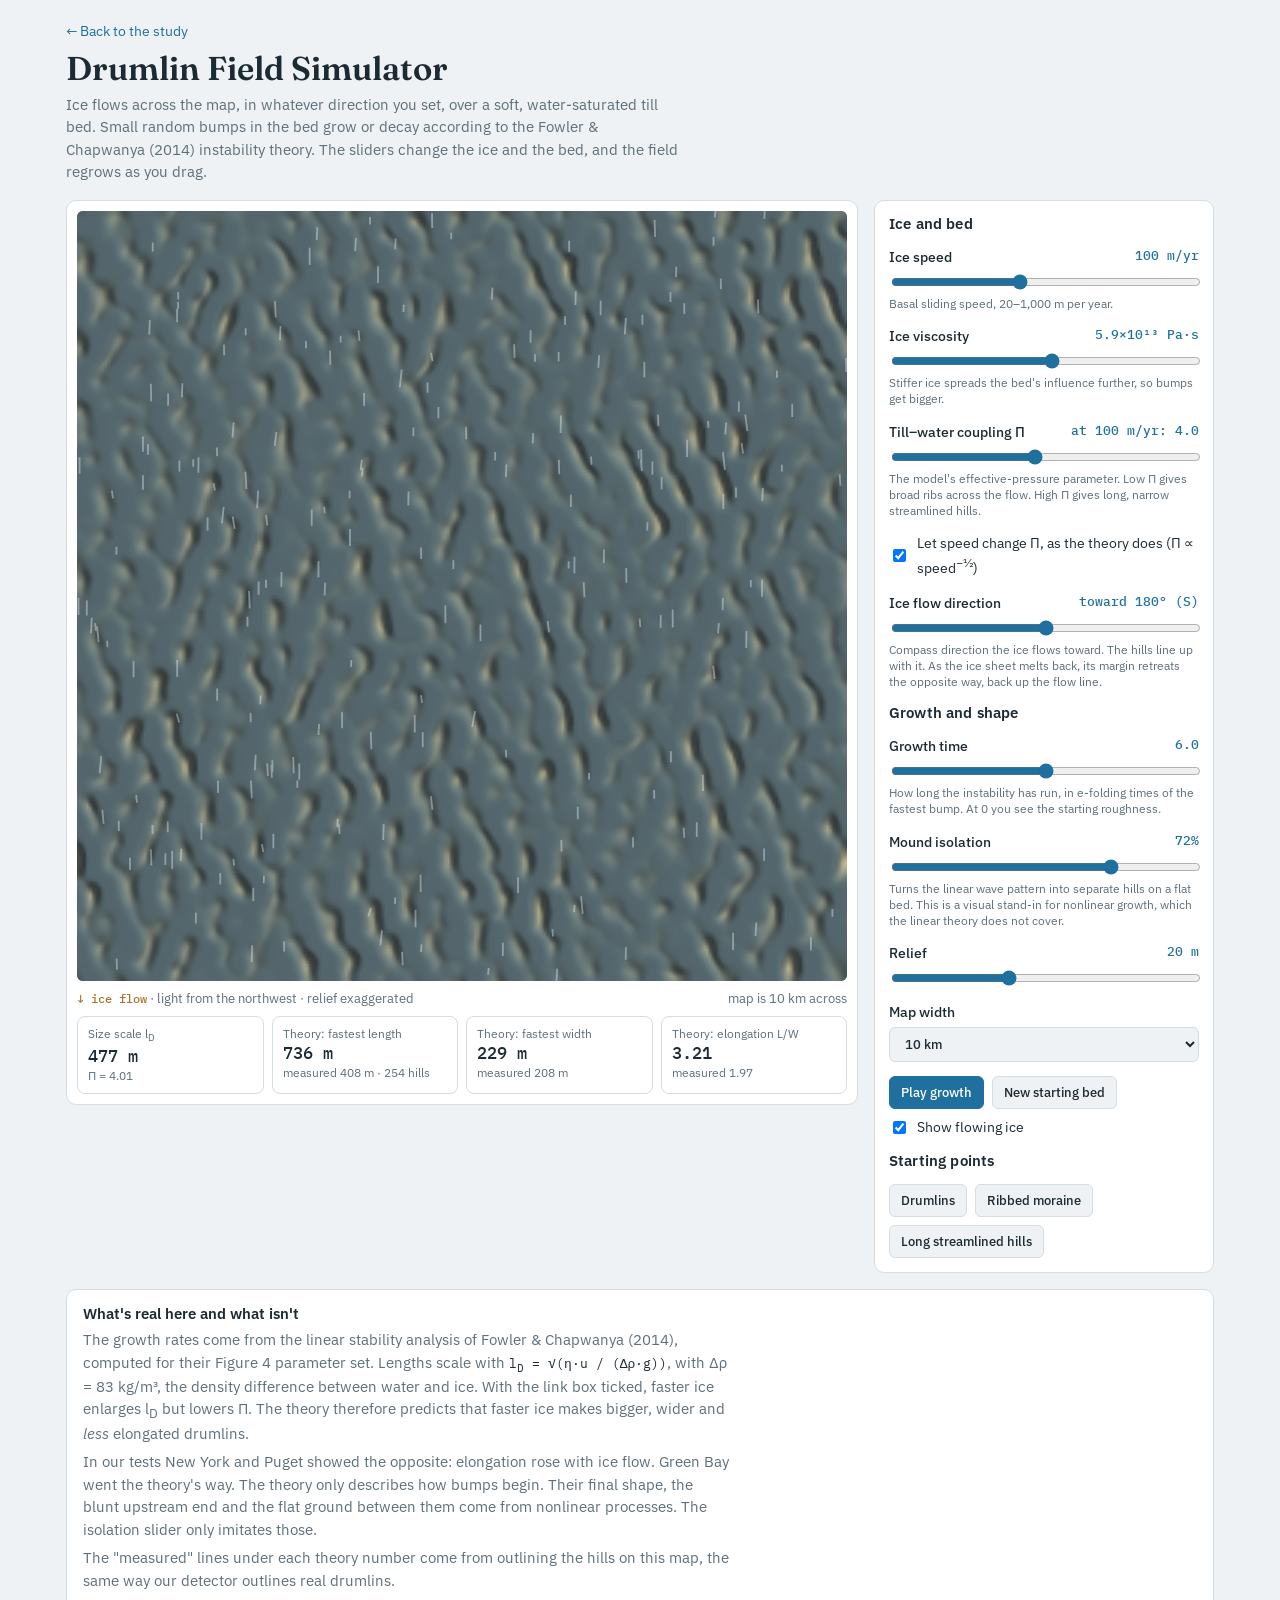
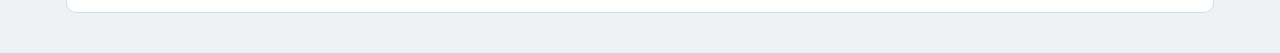
<file: docs/sim/index.html>
<!DOCTYPE html>
<html lang="en">
<head>
<meta charset="utf-8">
<meta name="viewport" content="width=device-width, initial-scale=1">
<title>Drumlin Field Simulator</title>
<link rel="preconnect" href="https://fonts.googleapis.com">
<link href="https://fonts.googleapis.com/css2?family=Fraunces:opsz,wght@9..144,600&family=IBM+Plex+Sans:wght@400;500;600&family=IBM+Plex+Mono:wght@400;500&display=swap" rel="stylesheet">
<style>
/* Layout: terrain map first, controls stacked beside it on desktop and below it on phones. Glacial palette: slate neutrals, meltwater-blue accent, till-ochre secondary. */
:root{
  --bg:#eef2f4; --panel:#ffffff; --ink:#1c2a33; --muted:#5d6f7a; --line:#d3dde2;
  --accent:#1f6f9f; --till:#a8742a;
  --display:"Fraunces", Georgia, serif; --body:"IBM Plex Sans", system-ui, sans-serif; --mono:"IBM Plex Mono", ui-monospace, monospace;
  color-scheme: light;
}
@media (prefers-color-scheme: dark){
  :root:not([data-theme="light"]){ --bg:#0f171c; --panel:#16222a; --ink:#e3ecf0; --muted:#93a6b0; --line:#2a3a44; --accent:#5fb0e0; --till:#d9a45a; color-scheme: dark; }
}
:root[data-theme="dark"]{ --bg:#0f171c; --panel:#16222a; --ink:#e3ecf0; --muted:#93a6b0; --line:#2a3a44; --accent:#5fb0e0; --till:#d9a45a; color-scheme: dark; }
*{box-sizing:border-box}
html,body{margin:0;background:var(--bg);color:var(--ink);font:15px/1.5 var(--body)}
main{max-width:1180px;margin:0 auto;padding:20px 16px 40px;display:grid;gap:16px}
header h1{font:600 clamp(1.5rem,3.4vw,2.2rem)/1.15 var(--display);margin:0 0 6px;text-wrap:balance}
header p{margin:0;color:var(--muted);max-width:68ch}
.app{display:grid;grid-template-columns:minmax(0,1fr) 340px;gap:16px;align-items:start}
@media (max-width:860px){.app{grid-template-columns:1fr}}
.mapcard{background:var(--panel);border:1px solid var(--line);border-radius:10px;padding:10px;display:grid;gap:8px}
.mapwrap{position:relative;width:100%;aspect-ratio:1/1;border-radius:6px;overflow:hidden;background:#888}
.mapwrap canvas{position:absolute;inset:0;width:100%;height:100%;image-rendering:auto}
.maprow{display:flex;flex-wrap:wrap;gap:8px;align-items:center;justify-content:space-between;font-size:13px;color:var(--muted)}
.stats{display:grid;grid-template-columns:repeat(4,minmax(0,1fr));gap:8px}
@media (max-width:520px){.stats{grid-template-columns:repeat(2,minmax(0,1fr))}}
.stat{border:1px solid var(--line);border-radius:8px;padding:8px 10px}
.stat .k{font-size:12px;color:var(--muted)}
.stat .v{font:500 1.15rem/1.2 var(--mono);font-variant-numeric:tabular-nums}
.stat .s{font-size:12px;color:var(--muted);font-variant-numeric:tabular-nums}
.panel{background:var(--panel);border:1px solid var(--line);border-radius:10px;padding:14px;display:grid;gap:14px}
.panel h2{font:600 1rem/1.2 var(--body);margin:0;letter-spacing:.01em}
.ctl{display:grid;gap:4px}
.ctl label{display:flex;justify-content:space-between;gap:8px;font-size:14px;font-weight:500}
.ctl label output{font:500 13px var(--mono);color:var(--accent);font-variant-numeric:tabular-nums;white-space:nowrap}
.ctl small{color:var(--muted);font-size:12px;line-height:1.35}
input[type=range]{width:100%;accent-color:var(--accent)}
.row{display:flex;flex-wrap:wrap;gap:8px}
button,select{font:500 13px var(--body);color:var(--ink);background:var(--bg);border:1px solid var(--line);border-radius:6px;padding:7px 11px;cursor:pointer}
button:hover,select:hover{border-color:var(--accent)}
button.primary{background:var(--accent);color:#fff;border-color:var(--accent)}
button:focus-visible,select:focus-visible,input:focus-visible{outline:2px solid var(--accent);outline-offset:2px}
.check{display:flex;gap:8px;align-items:center;font-size:14px}
.notes{background:var(--panel);border:1px solid var(--line);border-radius:10px;padding:14px 16px;color:var(--ink)}
.notes h2{font:600 1rem var(--body);margin:0 0 6px}
.notes p{margin:6px 0;max-width:72ch;color:var(--muted)}
.notes code{font-family:var(--mono);font-size:13px;color:var(--ink)}
.flowtag{font:500 12px var(--mono);color:var(--till)}
.back{display:inline-block;margin-bottom:8px;font-size:14px;color:var(--accent);text-decoration:none}
.embedded .back{display:none}
@media (pointer:coarse){input[type=range]{height:32px} button,select{min-height:44px;padding:10px 14px}}
@media (max-width:860px){
  .embedded .mapcard{position:sticky;top:0;z-index:5;box-shadow:0 6px 14px rgba(0,0,0,.18)}
  .embedded .mapwrap{max-width:min(100%,42vh);margin:0 auto}
  .embedded .stats .s{display:none}
  .embedded header p{display:none}
}
</style>
</head>
<body>
<script>if (window.self !== window.top) document.documentElement.classList.add("embedded");
window.addEventListener("message", function (e) { if (e.data && e.data.theme) document.documentElement.dataset.theme = e.data.theme; });</script>
<main>
  <header>
    <a class="back" href="../" target="_top">← Back to the study</a>
    <h1>Drumlin Field Simulator</h1>
    <p>Ice flows across the map, in whatever direction you set, over a soft, water-saturated till bed. Small random bumps in the bed grow or decay according to the Fowler &amp; Chapwanya (2014) instability theory. The sliders change the ice and the bed, and the field regrows as you drag.</p>
  </header>

  <div class="app">
    <section class="mapcard" aria-label="Simulated bed">
      <div class="mapwrap" id="mapwrap">
        <canvas id="terrain" width="256" height="256" aria-label="Shaded relief of the simulated glacier bed"></canvas>
        <canvas id="ice" aria-hidden="true"></canvas>
      </div>
      <div class="maprow">
        <span><span class="flowtag"><span id="flowarrow" style="display:inline-block;transition:transform .1s">↓</span> ice flow</span> · light from the northwest · relief exaggerated</span>
        <span id="scalebar"></span>
      </div>
      <div class="stats">
        <div class="stat"><div class="k">Size scale l<sub>D</sub></div><div class="v" id="sLd">–</div><div class="s" id="sPi">–</div></div>
        <div class="stat"><div class="k">Theory: fastest length</div><div class="v" id="sL">–</div><div class="s" id="sLm">–</div></div>
        <div class="stat"><div class="k">Theory: fastest width</div><div class="v" id="sW">–</div><div class="s" id="sWm">–</div></div>
        <div class="stat"><div class="k">Theory: elongation L/W</div><div class="v" id="sE">–</div><div class="s" id="sEm">–</div></div>
      </div>
    </section>

    <section class="panel" aria-label="Controls">
      <h2>Ice and bed</h2>
      <div class="ctl">
        <label for="u">Ice speed <output id="uo"></output></label>
        <input id="u" type="range" min="0" max="1" step="0.001" value="0.411">
        <small>Basal sliding speed, 20–1,000 m per year.</small>
      </div>
      <div class="ctl">
        <label for="eta">Ice viscosity <output id="etao"></output></label>
        <input id="eta" type="range" min="0" max="1" step="0.001" value="0.52">
        <small>Stiffer ice spreads the bed's influence further, so bumps get bigger.</small>
      </div>
      <div class="ctl">
        <label for="pi">Till–water coupling Π <output id="pio"></output></label>
        <input id="pi" type="range" min="0" max="1" step="0.001" value="0.463">
        <small>The model's effective-pressure parameter. Low Π gives broad ribs across the flow. High Π gives long, narrow streamlined hills.</small>
      </div>
      <label class="check" for="link"><input id="link" type="checkbox" checked> <span>Let speed change Π, as the theory does (Π ∝ speed<sup>−½</sup>)</span></label>
      <div class="ctl">
        <label for="dir">Ice flow direction <output id="diro"></output></label>
        <input id="dir" type="range" min="0" max="359" step="1" value="180">
        <small>Compass direction the ice flows toward. The hills line up with it. As the ice sheet melts back, its margin retreats the opposite way, back up the flow line.</small>
      </div>

      <h2>Growth and shape</h2>
      <div class="ctl">
        <label for="t">Growth time <output id="to"></output></label>
        <input id="t" type="range" min="0" max="12" step="0.05" value="6">
        <small>How long the instability has run, in e-folding times of the fastest bump. At 0 you see the starting roughness.</small>
      </div>
      <div class="ctl">
        <label for="iso">Mound isolation <output id="isoo"></output></label>
        <input id="iso" type="range" min="0" max="1" step="0.01" value="0.72">
        <small>Turns the linear wave pattern into separate hills on a flat bed. This is a visual stand-in for nonlinear growth, which the linear theory does not cover.</small>
      </div>
      <div class="ctl">
        <label for="relief">Relief <output id="reliefo"></output></label>
        <input id="relief" type="range" min="2" max="50" step="1" value="20">
      </div>
      <div class="ctl">
        <label for="size">Map width</label>
        <select id="size"><option value="10000" selected>10 km</option><option value="20000">20 km</option><option value="40000">40 km</option></select>
      </div>
      <div class="row">
        <button class="primary" id="play" type="button">Play growth</button>
        <button id="seed" type="button">New starting bed</button>
        <label class="check" for="showice"><input id="showice" type="checkbox" checked> Show flowing ice</label>
      </div>
      <h2>Starting points</h2>
      <div class="row">
        <button type="button" data-preset="drumlins">Drumlins</button>
        <button type="button" data-preset="ribs">Ribbed moraine</button>
        <button type="button" data-preset="streamlined">Long streamlined hills</button>
      </div>
    </section>
  </div>

  <section class="notes">
    <h2>What's real here and what isn't</h2>
    <p>The growth rates come from the linear stability analysis of Fowler &amp; Chapwanya (2014), computed for their Figure 4 parameter set. Lengths scale with <code>l<sub>D</sub> = √(η·u / (Δρ·g))</code>, with Δρ = 83 kg/m³, the density difference between water and ice. With the link box ticked, faster ice enlarges l<sub>D</sub> but lowers Π. The theory therefore predicts that faster ice makes bigger, wider and <em>less</em> elongated drumlins.</p>
    <p>In our tests New York and Puget showed the opposite: elongation rose with ice flow. Green Bay went the theory's way. The theory only describes how bumps begin. Their final shape, the blunt upstream end and the flat ground between them come from nonlinear processes. The isolation slider only imitates those.</p>
    <p>The "measured" lines under each theory number come from outlining the hills on this map, the same way our detector outlines real drumlins.</p>
  </section>
</main>
<script>
const GROW={k1:[0.02, 0.02239, 0.02506, 0.02805, 0.0314, 0.03515, 0.03934, 0.04404, 0.0493, 0.05518, 0.06177, 0.06914, 0.07739, 0.08663, 0.09697, 0.10855, 0.12151, 0.13601, 0.15225, 0.17042, 0.19077, 0.21354, 0.23903, 0.26756, 0.2995, 0.33525, 0.37527, 0.42006, 0.47021, 0.52634, 0.58916, 0.65949, 0.73822, 0.82634, 0.92498, 1.03539, 1.15898, 1.29733, 1.45219, 1.62554, 1.81958, 2.03678, 2.27991, 2.55207, 2.85671, 3.19771, 3.57942, 4.0067, 4.48497, 5.02034, 5.61962, 6.29043, 7.04132, 7.88184, 8.82269, 9.87585, 11.05473, 12.37433, 13.85145, 15.50489, 17.35571, 19.42745, 21.7465, 24.34237, 27.24812, 30.50071, 34.14158, 38.21704, 42.779, 47.88552, 53.60159, 60.0],k2:[0.01, 0.01141, 0.01303, 0.01487, 0.01698, 0.01938, 0.02212, 0.02524, 0.02882, 0.03289, 0.03754, 0.04285, 0.04891, 0.05583, 0.06373, 0.07274, 0.08303, 0.09478, 0.10818, 0.12348, 0.14095, 0.16089, 0.18364, 0.20962, 0.23926, 0.27311, 0.31173, 0.35583, 0.40615, 0.4636, 0.52917, 0.60402, 0.68945, 0.78697, 0.89828, 1.02533, 1.17035, 1.33589, 1.52484, 1.74051, 1.98669, 2.26769, 2.58843, 2.95454, 3.37243, 3.84943, 4.3939, 5.01537, 5.72475, 6.53446, 7.4587, 8.51366, 9.71783, 11.09233, 12.66123, 14.45204, 16.49614, 18.82936, 21.4926, 24.53252, 28.00241, 31.96308, 36.48396, 41.64426, 47.53445, 54.25774, 61.93198, 70.69167, 80.69033, 92.1032, 105.13032, 120.0],Pi:[1.0, 1.3, 1.7, 2.2, 3.0, 4.0, 5.5, 7.5, 10.0, 14.0, 20.0],n1:72,n2:72,b64:'AAAAAAAAAAD//////////////v/+//3//f/8//v/+v/4//b/9P/x/+7/6f/k/97/1v/O/8X/u/+x/6n/pf+p/7n/3v8jAJcATQFgAu0DEgbhCE8MIhD1E0kXuhkdG38bEhsPGqwYFBdiFa0TABJlEOEOdw0oDPMK2gnZCPEHHgdhBrYFHAWSBBcEqANFA+wCAAAAAAAAAAD//////////////v/+//3//f/8//v/+v/4//b/9P/x/+7/6f/k/97/1v/O/8X/u/+x/6n/pf+p/7n/3v8jAJcATQFgAu0DEgbhCE8MIhD1E0kXuhkdG38bEhsPGqwYFBdiFa0TABJlEOEOdw0oDPMK2gnZCPEHHgdhBrYFHAWSBBcEqANFA+wCAAAAAAAAAAD//////////////v/+//3//f/8//v/+v/4//b/9P/x/+7/6f/k/97/1v/O/8X/u/+x/6n/pf+p/7n/3v8jAJcATQFgAu0DEgbhCE8MIhD1E0kXuhkdG38bEhsPGqwYFBdiFa0TABJlEOEOdw0oDPMK2gnZCPEHHgdhBrYFHAWSBBcEqANFA+wCAAAAAAAAAAD//////////////v/+//3//f/8//v/+v/4//b/9P/x/+7/6f/k/97/1v/O/8X/u/+x/6n/pf+p/7n/3v8jAJcATQFgAu0DEgbhCE8MIhD1E0kXuhkdG38bEhsPGqwYFBdiFa0TABJlEOEOdw0oDPMK2gnZCPEHHgdhBrYFHAWSBBcEqANFA+wCAAAAAAAA/////////////////v/+//3//f/8//v/+v/4//b/9P/x/+7/6f/k/97/1v/O/8X/u/+x/6n/pf+p/7n/3v8jAJcATQFgAu0DEgbhCE8MIxD1E0kXuhkdG38bEhsPGqwYFBdiFa0TABJlEOEOdw0oDPMK2gnZCPEHHgdhBrYFHAWSBBcEqANFA+wCAAAAAAAA//////////////7//v/+//3//f/8//v/+v/4//b/9P/x/+3/6f/k/97/1v/O/8X/u/+x/6n/pf+p/7n/3v8jAJcATQFgAu0DEgbhCE8MIxD1E0kXuhkdG38bEhsPGqwYFBdiFa0TABJlEOEOdw0oDPMK2gnZCPEHHgdhBrYFHAWSBBcEqANFA+wCAAAAAP////////////////7//v/+//3//f/8//v/+v/4//b/9P/x/+3/6f/k/97/1v/O/8T/u/+x/6n/pf+p/7n/3v8jAJcATQFgAu4DEwbhCE8MIxD1E0kXuhkdG38bEhsPGqwYFBdiFa0TABJlEOEOdw0oDPMK2gnZCPEHHgdhBrYFHAWSBBcEqANFA+wCAAD///////////////////7//v/+//3//P/8//v/+v/4//b/9P/x/+3/6f/k/97/1v/O/8T/u/+x/6n/pf+p/7n/3v8jAJcATQFgAu4DEwbiCE8MIxD1E0kXuhkdG38bEhsPGqwYFBdiFa0TABJlEOEOdw0oDPMK2gnZCPEHHgdhBrYFHAWSBBcEqANFA+wC///////////////////+//7//v/+//3//P/8//v/+f/4//b/9P/x/+3/6f/k/93/1v/O/8T/u/+x/6n/pf+p/7n/3v8jAJcATgFgAu4DEwbiCE8MIxD1E0kXuhkdG38bEhsPGqwYFBdiFa0TABJlEOEOdw0oDPMK2gnZCPEHHgdhBrYFHAWSBBcEqANFA+wC///////////////////+//7//v/9//3//P/8//r/+f/4//b/9P/x/+3/6f/k/93/1v/O/8T/uv+x/6n/pf+p/7n/3v8kAJcATgFhAu4DEwbiCFAMIxD1E0kXuxkdG38bEhsPGqwYFBdiFa0TABJlEOEOdw0oDPMK2gnZCPEHHgdhBrYFHAWSBBcEqANFA+wC/////////////////v/+//7//v/9//3//P/7//r/+f/4//b/8//w/+3/6f/j/93/1v/O/8T/uv+x/6n/pf+p/7n/3/8kAJcATgFhAu4DFAbiCFAMJBD2E0oXuxkdG38bEhsPGqwYFBdiFa0TABJlEOEOdw0oDPMK2gnZCPEHHgdhBrYFHAWSBBcEqANFA+wC///////////+//7//v/+//7//f/9//z//P/7//r/+f/3//b/8//w/+3/6P/j/93/1v/N/8T/uv+x/6n/pf+p/7n/3/8kAJgATgFhAu8DFAbjCFAMJBD2E0oXuxkdG38bEhsPGqwYFBdiFa0TABJlEOEOdw0oDPMK2gnZCPEHHgdhBrYFHAWSBBcEqANFA+wC/v/+//7//v/+//7//v/+//7//f/9//z//P/7//r/+f/3//X/8//w/+z/6P/j/93/1v/N/8T/uv+x/6n/pf+p/7r/3/8kAJgATwFiAu8DFAbjCFEMJBD2E0oXuxkdG38bEhsPGqwYFBdiFa0TABJlEOEOdw0oDPMK2gnZCPEHHgdhBrYFHAWSBBcEqANFA+wC/v/+//7//v/+//7//v/9//3//f/8//z/+//6//r/+P/3//X/8v/w/+z/6P/j/9z/1f/N/8T/uv+x/6n/pf+p/7r/3/8kAJgATwFiAvADFQbkCFIMJRD3E0oXuxkeG38bEhsPGqwYFBdiFa0TABJlEOEOdw0oDPMK2gnZCPEHHgdhBrYFHAWSBBcEqANFA+wC/v/+//7//v/9//3//f/9//3//P/8//v/+//6//n/+P/2//T/8v/v/+z/5//i/9z/1f/N/8T/uv+w/6n/pf+p/7r/4P8lAJkAUAFjAvEDFgblCFIMJhD3E0sXuxkeG38bEhsPGqwYFBdiFa0TABJlEOEOdw0oDPMK2gnZCPEHHgdhBrYFHAWSBBcEqANFA+wC/f/9//3//f/9//3//P/8//z//P/7//v/+v/5//j/9//2//T/8v/v/+v/5//i/9z/1P/M/8P/uv+w/6n/pf+p/7r/4P8mAJoAUQFkAvIDGAbmCFQMJxD4E0sXvBkeG38bEhsPGqwYFBdiFawTABJlEOEOdw0oDPMK2gnZCPEHHgdhBrYFHAWSBBcEqANFA+wC/P/8//z//P/8//z//P/7//v/+//6//r/+f/4//j/9v/1//P/8f/u/+r/5v/h/9v/1P/M/8P/uf+w/6n/pf+p/7v/4f8mAJsAUgFmAvQDGQboCFUMKBD5E0wXvBkeG38bERsPGqwYExdiFawTABJlEOEOdw0oDPMK2gnZCPEHHgdhBrYFHAWSBBcEqANFA+wC+//7//v/+//7//v/+//6//r/+v/5//n/+P/4//b/9f/0//L/8P/t/+n/5f/g/9r/0//L/8L/uf+w/6j/pf+q/7v/4f8nAJwAVAFoAvYDGwbqCFcMKhD6E00XvBkeG4AbERsPGqwYExdiFawTABJlEOEOdw0oDPMK2gnZCPEHHgdhBrYFHAWSBBcEqANFA+wC+v/6//r/+v/6//r/+f/5//n/+P/4//j/9//2//X/9P/y//H/7v/s/+j/5P/f/9n/0v/K/8H/uP+v/6j/pf+q/7z/4v8pAJ4AVgFqAvgDHgbtCFoMLBD8E04XvRkeG4AbERsOGqwYExdiFawTABJlEOEOdw0oDPMK2QnZCPEHHgdhBrYFHAWSBBcEqANFA+wC+f/5//j/+P/4//j/+P/3//f/9//2//b/9f/0//T/8v/x/+//7f/q/+f/4//e/9j/0f/J/8D/uP+v/6j/pf+q/73/5P8qAKAAWAFtAvwDIgbxCF0MLxD+E1AXvhkfG4AbERsOGqwYExdiFawTABJlEOEOdw0oDPMK2QnZCPAHHgdgBrYFHAWSBBcEqANFA+wC+P/3//f/9//2//b/9v/1//X/9f/0//T/8//y//H/8P/v/+3/6//o/+X/4f/c/9b/z//I/7//t/+u/6j/pv+r/77/5f8tAKMAXAFxAgAEJgb1CGIMMxACFFIXvxkfG4AbERsOGqwYExdiFawTABJlEOEOdw0nDPMK2QnZCPAHHgdgBrYFHAWSBBcEqANFA+wC9//2//b/9f/0//T/9P/z//P/8v/y//H/8P/w/+//7f/s/+r/6P/l/+L/3v/a/9T/zf/G/77/tf+u/6j/pv+s/7//6P8wAKYAYAF2AgYELQb8CGgMOBAFFFQXwRkgG4AbERsOGqsYExdhFawTABJlEOEOdw0nDPMK2QnZCPAHHgdgBrYFHAWSBBcEqANFA+wC9v/1//T/9P/z//L/8f/x//D/7//v/+7/7f/s/+v/6v/p/+f/5f/i/9//2//X/9H/y//E/7z/tP+t/6f/pv+t/8H/6/80AKsAZgF9Ag0ENQYECW8MPxAKFFgXwxkhG4AbERsOGqsYEhdhFawT/xFlEOEOdw0nDPMK2QnZCPAHHgdgBrYFHAWSBBcEqANFA+wC9//1//T/8//y//D/7//u/+3/7P/r/+r/6v/p/+f/5v/l/+P/4f/e/9v/2P/T/87/yP/B/7r/sv+s/6f/p/+v/8T/7v85ALIAbgGGAhcEPwYOCXkMRxARFFwXxRkiG4AbEBsNGqoYEhdhFasT/xFkEOEOdg0nDPMK2QnZCPAHHgdgBrYFHAWSBBcEqANFA+wC+P/2//X/8//x//D/7v/t/+v/6v/o/+f/5v/k/+P/4v/g/97/3P/a/9f/0//P/8r/xP++/7f/sf+r/6f/qP+x/8j/9P9AALoAeAGRAiQETQYcCYYMUhAaFGIXyBkjG4AbEBsMGqoYERdgFasT/xFkEOAOdg0nDPMK2QnZCPAHHgdgBrYFHAWSBBcEqANFA+wC+f/3//b/9P/y//D/7v/s/+r/6P/m/+T/4v/h/9//3f/b/9n/1//U/9L/zv/K/8b/wP+7/7X/r/+q/6j/qv+1/83/+/9IAMUAhQGgAjQEXgYuCZcMYRAkFGkXzBklG4EbEBsMGqkYEBdgFaoT/hFkEOAOdg0nDPMK2QnZCPAHHgdgBrYFHAWSBBcEqANFA+wC+v/5//f/9v/0//L/8P/t/+r/6P/l/+P/4P/e/9v/2f/X/9T/0v/P/8z/yf/F/8H/vP+3/7L/rf+q/6n/rf+6/9T/BABUANQAlgG0AkoEdQZFCa0McxAzFHIX0hknG4EbDxsLGqgYEBdfFaoT/hFkEOAOdg0nDPMK2QnZCPAHHgdgBrYFHAWSBBcEqANFA+wC+//6//n/+P/2//T/8v/v/+z/6v/m/+P/4P/d/9r/1//U/9D/zv/K/8f/xP/A/7z/uP+0/7D/rP+q/6v/sf/B/97/EQBkAOcArAHNAmYEkwZjCckMixBFFH8X2RkqG4IbDhsKGqcYDhdeFakT/RFjEOAOdg0nDPMK2QnZCPAHHgdgBrYFHAWSBBcEqANFA+wC/P/8//v/+v/4//b/9P/y//D/7f/q/+b/4v/f/9v/1//T/8//y//I/8T/wP+9/7n/tv+y/6//rf+t/7D/uf/L/+z/IgB6AAABygHuAosEugaKCe0MqxBdFI8X4hkuG4IbDRsIGqUYDRdcFagT/BFiEN8OdQ0mDPIK2QnZCPAHHgdgBrYFHAWSBBcEqANFA+wC/f/9//z/+//6//n/9//1//P/8f/u/+r/5//j/9//2v/W/9H/zf/J/8T/wP+9/7n/tv+z/7H/sf+y/7j/xP/a////OgCWACIB8AEaA7sE7Aa8CRwN0xB8FKMX7RkzG4MbDBsGGqIYChdaFaYT+xFiEN4OdQ0mDPIK2QnYCPAHHgdgBrYFHAWSBBcEqANFA+wC/v/9//3//P/8//v/+v/4//f/9f/y//D/7P/p/+X/4f/c/9j/0//O/8r/xf/B/77/u/+5/7j/uv++/8f/1v/w/xoAWgC8AE4BIwJTA/kELQf9CVkNBhGjFL0X/Bk5G4QbChsDGp8YCBdYFaQT+hFgEN4OdA0mDPIK2AnYCPAHHgdgBrYFHAWSBBcEqANFA+wC/v/+//7//f/9//z//P/7//r/+P/2//X/8v/w/+3/6f/m/+H/3f/Z/9T/0P/N/8r/x//G/8f/y//S/97/8v8QAEAAhwDwAIoBZgKeA0kFgQdRCqYNSBHVFN4XDhpBG4YbCBv/GZsYBBdVFaIT+BFfENwOcw0lDPEK2AnYCPAHHgdgBrYFHAWSBBcEqANFA+wC/v/+//7//v/+//3//f/8//z/+//6//n/+P/2//T/8v/w/+3/6v/n/+T/4f/f/93/3P/d/+D/5v/w/wEAGgA+AHUAwwA1AdgBvgL+A7EF7Qe7CgkOmxEUFQgYJhpLG4cbBRv6GZYY/xZRFZ8T9RFdENsOcg0kDPEK2AnYCO8HHgdgBrYFHAWSBBcEqANFA+wC///+//7//v/+//7//v/+//7//f/9//3//P/8//v/+v/6//n/+P/3//b/9v/2//f/+f/9/wQADgAdADMAUgB+ALwAFQGRAT8CMQN8BDcGdwhDC4UOBBJjFTwYQxpXG4gbARv0GY8Y+RZMFZoT8hFaENkOcQ0jDPAK1wnXCO8HHQdgBrUFHAWSBBcEqANFA+wC/v/+//7//v///////////////////wAAAAAAAAEAAQACAAMABQAGAAkADAAQABUAHAAlADEAQgBYAHUAnQDSABwBgAEJAsUCxQMcBeIGJgntCyEPhhLFFX0YZhpmG4ob+xrrGYcY8RZFFZUT7hFXENYObw0iDO8K1gnXCO8HHQdgBrUFHAWSBBcEqANFA+wC/v/+//7//v////////8AAAAAAAABAAIAAwAEAAYACAAKAA0AEAAVABsAIgAqADUAQgBSAGYAfwCfAMcA+gA+AZUBCQKjAnADgQToBbgHAArBDOEPJhM8FssYkRp3G4ob9BrgGXsY5hY8FY4T6BFTENMObA0gDO4K1QnWCO4HHQdfBrUFHAWSBBcEqANFA+wC/v/+//7//v/+//////8AAAAAAQACAAQABQAHAAoADQAQABUAGwAiACsANgBEAFQAaACBAJ8AwwDwACYBagG/ASoCsgJiA0UEawXkBsEIDAvDDckQ5RPLFigZwxqKG4ob6RrSGWwY2RYwFYQT4RFNEM8OaQ0eDOwK1AnVCO4HHAdfBrUFHAWSBBcEqANFA+wC/f/9//7//v/+//////8AAAEAAgADAAUABwAKAA0AEQAWAB0AJQAvADsASgBcAHMAjwCxANoACwFHAZAB6AFUAtgCewNHBEYFhgYVCAAKTQz1DtoRxhRwF5IZ/BqeG4cb2hq+GVkYxxYiFXgT1xFGEMoOZQ0aDOoK0gnUCO0HHAdfBrQFGwWSBBYEqANFA+wC/P/8//3//f/+//7///8AAAEAAgAEAAYACQAMABAAFQAcACQALgA7AEoAXQB1AJIAtgDiABcBVwGlAQICcwL6Ap0DYQRPBXEG0Ad5CXQLwQ1WEBITwxUpGAcaOBuxG4AbxhqlGT8YsBYOFWkTyxE8EMIOYA0WDOcK0AnSCOwHGwdeBrQFGwWSBBYEqANFA+wC+//7//z//P/8//3//v///wAAAgAEAAcACgAOABMAGQAhACsAOABHAFoAcQCOALIA3wAVAVcBpwEIAnwCCAOuA3QEXwV2Br8HRAkJCxMNXg/aEWYU1BbtGIIadBvAG3MbqRqDGR4Ykxb2FFUTuxEwELkOWQ0RDOMKzgnQCOoHGgddBrQFGwWRBBYEqANEA+wC+f/6//r/+v/7//z//f/+/wAAAgAEAAcACwAQABYAHgAnADMAQQBUAGoAhwCqANUACgFLAZsB/AFxAv4CpwNvBFwFcQazBygJ0wq2DM8OExFwE8UV6RewGfcaqBvEG1obghpXGfMXbRbWFDsTpxEgEK0OUA0LDN4KygnOCOgHGAdcBrMFGgWRBBYEpwNEA+wC9//3//j/+P/5//r/+//9////AQAEAAgADAASABkAIgAtADsATABiAHwAngDHAPoAOQGGAeQBVwLiAokDUAQ8BU8Gjwf+CJ4KbgxrDowQxBL8FBQX7BhgGlgbyRu3GzAbShocGbwXPBatFBoTjREMEJ4ORA0CDNgKxQnKCOYHFwdbBrIFGgWQBBYEpwNEA+wC9P/1//X/9v/3//j/+f/7//3/AAADAAcADQATABwAJgAzAEMAVwBwAJAAtwDnACIBbAHGATQCugJbAx0EAgURBksHswhLChAM/g0NEC8SURRcFjUYwBnkGpQbyhuOG+8a/hnPGHQX/hV4FO8SaxHyD4oONg33C9AKvwnGCOMHFAdZBrEFGQWQBBUEpwNEA+wC8P/x//H/8v/z//X/9v/4//v//v8CAAcADQAUAB4AKgA5AEwAYwCBAKUA0gAKAU4BowELAokCIwPbA7cEuwXrBkgI1AmMC20Nbg+BEZYTmBVxFwgZShonG5gbnRs/G40alhlrGBkXrxU2FLoSQRHRD3EOIw3pC8UKuAnACN8HEQdXBq8FGAWPBBQEpgNEA+sC6//s/+3/7v/v//D/8v/0//f/+////wUADAAVACAALgBAAFUAcACSALwA7wAvAX4B3wFVAuUCkgNiBFgFeAbEBz8J5gq0DKMOphCtEqYUfRYdGHUZdRoVG1MbNBu/GgMaDRnqF6YWSxXjE3YSCxGoD1EOCg3XC7gKrgm5CNkHDgdUBq0FFgWOBBQEpgNDA+sC5f/l/+b/5//p/+r/7P/v//L/9//8/wIACwAVACIAMgBGAF4AfQCkANQADwFYAbEBHwKkAkUDBwTsBPoFMgeWCCYK3AuzDZ8PkhF8E0sV7BZRGGwZMxqjGrwahRoGGkoZXRhIFxcW0BR8EyISyBBzDygO6wy/C6YKoQmwCNIHCAdRBqoFFAWNBBMEpQNDA+sC3P/d/97/3//g/+L/5f/o/+z/8P/2//7/CAATACIANABLAGgAiwC3AO0AMAGCAecBYgL3AqoDfgR4BZoG5QdZCfMKqwx5DlEQIxLhE3oV4RYJGOwYhBnPGdEZjxkQGV4YgReBFmgVOhT+EroRdBAxD/UNxAyiC5AKkAmkCMoHAgdMBqcFEgWLBBIEpANCA+oC0P/R/9L/1P/W/9j/2//e/+P/6P/v//j/AgAQACEANgBQAHAAmADKAAcBUwGwASACqQJNAxAE9gQBBjIHiQgCCpoLRg38Dq8QUhLYEzUVXxZPFwEYchijGJgYVRjfFz4XeBaTFZYUhRNmEj0RDhDgDrYNkwx9C3QKfAmUCL4H+gZGBqMFDwWJBBAEowNBA+oCwv/C/8T/xv/I/8r/zf/R/9b/3f/k/+7/+/8KAB0ANQBTAHgApQDdACIBdwHeAVwC8gKkA3YEagWBBrsHFAmIChAMog0yD7UQIRJqE4oUehU2Fr4WERcxFyAX4hZ8FvAVRhWAFKITshKyEacQlA99DmgNVwxOC1EKYQmBCLAH7wY+Bp0FCwWGBA4EogNAA+kCrv+v/7H/sv+1/7j/vP/A/8b/zf/W/+H/7/8BABcAMgBUAH0AsQDwAD0BnAEOApcCOgP6A9gE1gXzBi0IfwniCk4Mug0bD2cQlxGkEooTRRTWFDwVeBWNFXsVRhXxFH4U8BNKE48SwRHjEPgPAw8IDgkNDAwVCyUKQAloCJ0H4gY0BpYFBQWCBAsEoAM/A+gClP+W/5j/mv+c/6D/pP+p/7D/uP/C/8//3//z/wwAKwBRAIAAugABAVcBvwE8AtECfwNJBDAFMgZOB4AIwQkJC1AMjg27Ds8PxRCaEU0S3BJJE5QTwBPNE70TkhNOE/MSgRL6EWERthD6DzEPXA59DZkMswvPCu8JFwlJCIYH0AYoBo0F/wR9BAgEnQM9A+YCc/91/3f/ef98/4D/hf+L/5P/nP+o/7f/yf/g//z/HwBKAH8AwAAOAW4B4AFnAgYDvgOPBHkFegaNB64I1Qn6ChcMJA0cDvoOvQ9iEOoQVRGmEd0R/BEEEvgR1xGiEVwRAxGaEB8QlQ/8DlQOnw3fDBcMSgt7Cq0J5AgiCGkHuwYYBoEF9gR3BAMEmgM7A+UCSP9K/0z/T/9T/1f/Xf9k/2z/d/+F/5X/qv/E/+T/DAA8AHgAwAAXAX8B+wGMAjMD8QPFBK0FpgapB7IIuQm4CqgLhgxNDfwNkg4PD3UPxA//DycQPhBEEDoQIhD6D8YPgw8yD9MOZw7sDWQNzwwuDIIL0AoYCl8JpwjzB0UHoAYEBnIF6wRvBP0DlgM4A+MCEP8S/xX/GP8c/yH/KP8w/zr/Rv9W/2n/gf+e/8P/8P8mAGkAuQAYAYoBDgKmAlQDFQTnBMgFsgagB4wIcAlHCg0LvwtcDOMMVQ2zDf4NOQ5kDoEOkg6WDo8Ofg5hDjsOCQ7NDYYNMw3UDGgM8AtsC90KRQqmCQMJXgi6BxkHfgbqBV8F3QRlBPYDkAM0A+ACyP7K/s3+0f7W/tz+4/7t/vj+B/8Y/y7/Sv9s/5X/x/8FAE8ApwAPAYkBFQK0AmQDJATwBMUFnAZxBz8IAAmyCVIK3gpYC8ALFQxcDJMMvgzeDPQMAA0DDf8M8gzeDMMMnwxzDD4MAAy4C2YLCAueCisKrQknCZoICQh2B+QGVgbMBUgFzARYBOwDiQMvA9wCa/5u/nL+dv58/oL+i/6W/qP+tP7J/uL+Av8o/1f/kP/V/ycAiAD4AHoBDQKvAmADGwTeBKMFZQYgB88HcQgCCYEJ8AlOCpwK3QoSCzsLWwtzC4MLjAuPC4wLhAt2C2MLSgsqCwQL1wqiCmMKHArKCW4JCQmaCCQIqAcoB6YGJQamBSsFtgRIBOADgAMoA9gC9f34/fz9Av4I/hD+Gv4n/jf+Sv5i/oD+pP7Q/gb/Rv+T/+7/WADRAFoB8QGWAkQD+AOvBGIFDwaxBkYHywdBCKcI/ghHCYMJtAncCfwJFAomCjIKOQo8CjsKNQosCh8KDQr3CdwJvAmVCWcJMQnzCK0IXQgECKQHPAfPBl4G6wV5BQgFnAQ0BNEDdgMgA9ICYP1k/Wn9b/13/YD9jP2b/a79xP3h/QP+Lf5g/p3+5v48/6D/FACVACUBwAFlAhADvANlBAgFoAUsBqoGGQd5B8sHEAhKCHkInwi+CNYI6Qj3CAEJBwkKCQkJBgkACfcI6wjcCMkIsgiWCHUITgggCOsHrgdoBxsHxwZsBgwGqQVEBd8EfAQbBL8DaAMWA8oCp/yr/LH8ufzC/M783Pzu/AT9H/1A/Wj9mf3U/Rr+bf7N/jz/uP9DANgAdwEcAsICZgMDBJcEHgWYBQQGYgayBvUGLQdcB4IHoAe5B8wH2wfnB+8H9Af3B/cH9gfyB+wH5AfaB8wHvAepB5EHdQdUBywH/wbKBo4GSwYCBrIFXwUHBa8EVgT+A6gDVwMJA8ACxvvM+9P73Pvn+/X7Bvwb/DX8Vvx8/Kz85fwp/Xr91/1D/r3+RP/X/3QAFgG6AV0C+gKNAxUEjwT8BFoFqwXvBSgGWAZ/Bp4GuAbMBt0G6QbzBvoG/gYBBwIHAgcAB/wG9wbwBucG3AbPBr4GqgaSBnYGVAYtBv8FzAWSBVIFDQXEBHcEKQTbA40DQgP5ArUCvvrF+s762frm+vf6C/sk+0P7afuX+877Efxf/Lv8Jf2d/SP+tf5S//X/nABBAeIBegIHA4YD+ANbBLAE+QQ2BWgFkgW0Bc8F5gX4BQYGEQYZBiAGJAYnBikGKQYoBiYGIwYeBhkGEQYIBvwF7gXeBckFsQWUBXIFSwUfBe0EtQR5BDkE9wOyA20DKQPmAqYClvmf+an5tfnF+dj58PkO+jL6XvqT+tP6H/t4+9/7Vvza/G39C/6x/lz/CACxAFIB6QFzAu4CWwO5AwkETQSFBLQE2wT6BBQFKAU5BUYFUAVYBV4FYwVmBWgFaQVpBWgFZgVjBV8FWgVUBUwFQwU3BSkFGAUDBeoEzQSsBIUEWgQqBPYDvgOEA0gDDAPPApUCX/ho+HP4gviU+Kr4xfjm+A75QPl8+cP5F/p6+uz6bfv9+5v8RP30/aj+W/8JAK4ARgHRAU0CuQIWA2UDpwPfAwwEMgRQBGkEfQSNBJoEpASsBLIEtwS7BL0EvgS/BL8EvgS9BLoEtwSzBK4EpwSfBJUEiQR6BGkEVAQ7BB4E/QPYA68DgQNRAx4D6gK0AoACMvc890j3V/dq94L3n/fC9+33Ivhi+K34B/lw+ej5cfoJ+7D7Yfwa/db9kf5G//L/kQAhAaABEAJwAsICBgM/A24DlQO0A84D4wPzAwEECwQUBBoEHwQjBCYEKAQpBCoEKgQpBCgEJgQjBCAEGwQWBA8EBwT8A/AD4QPPA7oDoQOFA2UDQQMaA/ACxAKWAmcCMfY79kf2VvZp9oD2nfbA9uv2H/de96n3A/hs+OX4bvkJ+rL6Z/sl/Oj8qv1o/hz/xP9dAOUAXQHEARwCZgKkAtcCAQMjAz8DVQNoA3YDggOLA5IDmAOdA6ADowOkA6YDpgOmA6YDpQOjA6EDngObA5YDkAOJA4ADdgNpA1oDSAMzAxoD/wLgAr4CmgJzAksCfvWH9ZL1n/Ww9cX13vX+9SX2VPaO9tP2JfeG9/j3evgN+bD5Yvoe++L7qfxt/Sv+3f6C/xYAmQAMAW4BwQEHAkECcQKYArgC0gLnAvgCBQMQAxkDIAMlAykDLAMvAzEDMgMyAzMDMgMyAzADLwMsAykDJgMhAxsDEwMKAwAD8wLjAtECvAKlAooCbQJNAiwCLfU09Tz1R/VV9Wb1e/WU9bT12/UK9kT2ifbc9j33r/cx+MT4Z/kY+tT6mPtd/B/92/2L/i3/wP9BALEAEgFjAagB4AEPAjUCVAJuAoICkwKgAqsCswK6Ar8CwwLGAskCywLMAs0CzQLNAswCzALKAsgCxgLDAr8CugKzAqwCowKYAooCewJpAlUCPgIlAgkCP/VE9Ur1UvVc9Wn1ePWL9aP1wPXj9Q/2RPaE9tD2KveU9w74mPgy+dr5jvpK+wj8xvx+/Sz+zP5e/9//UACxAAMBSAGCAbEB2AH4ARICJgI3AkUCUAJYAl8CZQJpAmwCbwJxAnICcwJ0AnQCdAJzAnICcAJuAmwCaAJkAl8CWAJRAkcCPAIvAiACDgL7AeUBpvWp9a71s/W69cL1zPXZ9en1/fUW9jT2WfaG9rz2/vZM96j3EviN+Bf5r/lT+gH7tftp/Bv9xP1j/vX+d//q/00AogDqACYBVwGAAaEBvQHTAeQB8wH+AQcCDwIVAhkCHQIgAiICJAIlAiUCJgImAiUCJAIjAiICIAIdAhkCFQIPAgkCAQL3AewB3wHQAb8BSvZM9k72UvZW9lv2YvZq9nT2gPaQ9qP2u/bY9vz2KPdd95z36PdA+Kb4G/me+S76yfps+xP8uvxe/fn9if4M/4H/6P9BAIwAzAAAASwBUAFuAYUBmQGoAbUBvwHHAc4B0wHXAdoB3AHeAeAB4AHhAeEB4QHgAeAB3gHcAdoB1wHTAc8ByQHCAboBsQGmAZkBEfcS9xT3FvcY9xz3H/ck9yr3Mvc790f3Vfdn9333mPe59+L3EvhN+JL45PhC+a75Jvqr+jn7zvtm/P/8k/0g/qP+Gv+D/+D/MAB0AK0A3AADASQBPgFTAWUBcgF+AYcBjgGUAZgBnAGfAaEBogGkAaQBpQGlAaUBpAGjAaIBoAGdAZoBlgGSAYwBhQF9AXMB5/fo9+n36vfr9+337/fy9/X3+vf/9wb4DvgY+CX4NfhJ+GH4fvii+M74AvlA+Yn53vk++qr6Ifuh+yf8sPw6/cD9P/62/iH/gf/V/x0AWwCPALoA3gD7ABMBJgE2AUMBTQFVAVwBYQFlAWgBawFtAW4BbwFwAXABcAFwAW8BbgFsAWoBaAFkAWABXAFWAU8BAAAAAAAAAAAAAAAA///////////+//7//v/9//z/+//6//j/9//0//L/7v/q/+X/3v/X/8//xf+7/7H/qP+j/6X/s//W/xgAiQA9AU4C1gPrBZEIrgsCDzUS6hTaFu0XLxjLF+0WwBViFO4SchH9D5UOPw3/C9YKxAnKCOYHFgdbBrIFGQWQBBUEpwNEA+wCAAAAAAAAAAAAAP/////////////+//7//v/9//z/+//6//j/9//0//L/7v/q/+X/3v/X/8//xf+7/7H/qP+j/6X/s//W/xgAiQA9AU4C1gPrBZEIrgsCDzUS6hTaFu0XLxjLF+0WwBViFO4SchH9D5UOPw3/C9YKxAnKCOYHFgdbBrIFGQWQBBUEpwNEA+wCAAAAAAAAAAAAAP/////////////+//7//v/9//z/+//6//j/9//0//L/7v/q/+X/3v/X/8//xf+7/7H/qP+j/6X/s//W/xgAiQA9AU4C1gPrBZEIrgsCDzUS6hTaFu0XLxjLF+0WwBViFO4SchH9D5UOPw3/C9YKxAnKCOYHFgdbBrIFGQWQBBUEpwNEA+wCAAAAAAAAAAAAAP/////////////+//7//v/9//z/+//6//j/9//0//L/7v/q/+X/3v/X/8//xf+7/7H/qP+j/6X/s//W/xgAiQA9AU4C1gPsBZEIrgsCDzUS6hTaFu0XLxjLF+0WwBViFO0SchH9D5UOPw3/C9YKxAnKCOYHFgdbBrIFGQWQBBUEpwNEA+wCAAAAAAAAAAAAAP/////////////+//7//f/9//z/+//6//j/9//0//L/7v/q/+X/3v/X/8//xf+7/7H/qP+j/6X/s//W/xgAiQA9AU4C1gPsBZEIrgsCDzUS6hTbFu0XLxjLF+0WwBViFO0SchH9D5UOPw3/C9YKxAnKCOYHFgdbBrIFGQWQBBUEpwNEA+wCAAAAAAAAAAD////////////////+//7//f/9//z/+//6//j/9v/0//H/7v/q/+T/3v/X/8//xf+7/7H/qP+j/6X/s//W/xgAiQA9AU4C1gPsBZIIrgsCDzUS6hTbFu0XLxjLF+0WwBViFO0SchH9D5UOPw3/C9YKxAnKCOYHFgdbBrIFGQWQBBUEpwNEA+wCAAAAAAAAAAD////////////////+//7//f/9//z/+//6//j/9v/0//H/7v/q/+T/3v/X/8//xf+7/7H/qP+j/6X/s//W/xgAiQA9AU4C1wPsBZIIrgsCDzUS6hTbFu0XLxjLF+0WwBViFO0SchH9D5UOPw3/C9YKxAnKCOYHFgdbBrIFGQWQBBUEpwNEA+wCAAAAAAAA/////////////////v/+//7//f/9//z/+//6//j/9v/0//H/7v/q/+T/3v/X/8//xf+7/7H/qP+j/6X/tP/W/xgAiQA+AU4C1wPsBZIIrgsCDzUS6hTbFu0XLxjLF+0WwBViFO0SchH9D5UOPw3/C9YKxAnKCOYHFgdbBrIFGQWQBBUEpwNEA+wCAAAAAP///////////////////v/+//7//f/9//z/+//6//j/9v/0//H/7v/q/+T/3v/X/8//xf+7/7H/qP+j/6X/tP/W/xgAiQA+AU4C1wPsBZIIrgsCDzUS6hTbFu0XLxjLF+0WwBViFO0SchH9D5UOPw3/C9YKxAnKCOYHFgdbBrIFGQWQBBUEpwNEA+wC/////////////////////////v/+//7//f/8//z/+//6//j/9v/0//H/7v/p/+T/3v/X/87/xf+7/7H/qP+j/6X/tP/W/xgAiQA+AU8C1wPsBZIIrgsCDzUS6hTbFu0XLxjLF+0WvxViFO0SchH9D5UOPw3/C9YKxAnKCOYHFgdbBrIFGQWQBBUEpwNEA+wC//////////////////////7//v/+//7//f/8//z/+//6//j/9v/0//H/7v/p/+T/3v/X/87/xf+7/7H/qP+j/6X/tP/W/xgAigA+AU8C1wPsBZIIrwsDDzYS6hTbFu0XLxjLF+0WvxViFO0SchH9D5UOPw3/C9YKxAnKCOYHFgdbBrIFGQWQBBUEpwNEA+wC///////////////////+//7//v/+//3//f/8//v/+v/5//j/9v/0//H/7f/p/+T/3v/X/87/xf+7/7H/qP+j/6X/tP/W/xkAigA+AU8C2APtBZMIrwsDDzYS6hTbFu0XLxjLF+0WvxViFO0SchH9D5UOPw3/C9YKxAnKCOYHFgdbBrIFGQWQBBUEpwNEA+wC//////////////7//v/+//7//v/+//3//f/8//v/+v/5//j/9v/0//H/7f/p/+T/3v/W/87/xf+7/7H/qP+j/6X/tP/W/xkAigA/AVAC2APtBZMIrwsDDzYS6xTbFu0XLxjLF+0WvxViFO0SchH9D5UOPw3/C9YKxAnKCOYHFgdbBrIFGQWQBBUEpwNEA+wC///+//7//v/+//7//v/+//7//v/9//3//P/8//v/+v/5//f/9v/z//D/7f/p/+T/3v/W/87/xf+7/7H/qP+j/6X/tP/X/xkAigA/AVAC2QPuBZQIsAsEDzYS6xTbFu0XMBjLF+0WvxViFO0SchH9D5UOPw3/C9YKxAnKCOYHFgdbBrIFGQWQBBUEpwNEA+wC/v/+//7//v/+//7//v/+//3//f/9//z//P/7//v/+v/4//f/9f/z//D/7f/o/+P/3f/W/87/xP+6/7H/qP+j/6X/tP/X/xkAiwBAAVEC2gPvBZUIsQsEDzcS6xTbFu0XMBjLF+0WvxViFO0SchH9D5UOPw3/C9YKxAnKCOYHFgdbBrIFGQWQBBUEpwNEA+wC/v/+//7//v/+//3//f/9//3//f/8//z/+//7//r/+f/4//b/9f/y//D/7P/o/+P/3f/W/83/xP+6/7D/qP+j/6b/tP/X/xoAiwBAAVIC2gPwBZYIsgsFDzgS7BTcFu0XMBjLF+0WvxViFO0SchH9D5UOPw3/C9YKxAnKCOYHFgdbBrIFGQWQBBUEpwNEA+wC/f/9//3//f/9//3//f/8//z//P/8//v/+//6//n/+P/3//b/9P/y/+//7P/n/+L/3P/V/83/xP+6/7D/qP+j/6b/tP/Y/xoAjABBAVMC3APxBZcIswsGDzgS7BTcFu0XMBjLF+0WvxViFO0SchH9D5UOPw3/C9YKxAnKCOUHFgdbBrIFGQWQBBUEpwNEA+wC/P/8//z//P/8//z//P/8//v/+//7//r/+v/5//n/+P/2//X/8//x/+7/6//n/+L/3P/U/8z/w/+6/7D/qP+j/6b/tf/Y/xsAjQBDAVQC3gPzBZkItQsIDzoS7RTcFu0XMBjLF+0WvxViFO0SchH9D5UOPw3/C9YKxAnKCOUHFgdbBrIFGQWQBBUEpwNEA+wC+//7//v/+//7//v/+//7//r/+v/6//n/+f/4//j/9//1//T/8v/w/+3/6v/m/+H/2//U/8z/w/+5/7D/qP+j/6b/tf/Z/xwAjwBEAVYC4AP2BZwItwsKDzsS7hTdFu4XMBjLF+0WvxViFO0SchH9D5UOPw3/C9YKxAnKCOUHFgdbBrIFGQWQBBUEpwNEA+wC+v/6//r/+v/6//r/+f/5//n/+f/4//j/+P/3//b/9f/0//P/8f/v/+z/6f/k/+D/2v/T/8v/wv+4/6//p/+j/6b/tv/a/x4AkABGAVkC4wP5BZ8IugsMDz0S7xTeFu4XMBjLF+0WvxViFO0SchH9D5UOPw3/C9YKxAnKCOUHFgdbBrIFGQWQBBUEpwNEA+wC+f/5//n/+P/4//j/+P/4//f/9//3//b/9v/1//T/9P/y//H/7//t/+r/5//j/97/2P/R/8r/wf+4/67/p/+j/6f/t//b/yAAkwBJAVwC5gP9BaMIvgsQD0AS8RTfFu4XMBjLF+0WvxViFO0SchH9D5QOPw3/C9YKxAnKCOUHFgdbBrIFGQWQBBUEpwNEA+wC+P/3//f/9//2//b/9v/2//X/9f/0//T/9P/z//L/8f/w/+//7f/r/+j/5f/h/9z/1v/Q/8j/wP+3/67/p/+j/6f/uP/d/yIAlgBNAWEC6wMCBqgIwwsUD0MS8xTgFu8XMBjLF+0WvxVhFO0SchH8D5QOPw3/C9YKxAnKCOUHFgdbBrIFGQWQBBUEpwNEA+wC9//2//b/9f/0//T/9P/z//P/8v/y//H/8f/w/+//7v/t/+z/6v/o/+b/4v/e/9r/1P/O/8b/vv+1/63/pv+k/6j/uv/f/yUAmgBSAWYC8gMJBq8IyQsZD0cS9hTiFvAXMBjLF+wWvhVhFO0SchH8D5QOPw3/C9YKxAnKCOUHFgdbBrIFGQWQBBUEpwNEA+wC9v/1//T/9P/z//L/8f/x//D/7//v/+7/7v/t/+z/6//q/+j/5//l/+L/3//b/9f/0f/L/8T/vP+0/6z/pv+k/6n/vP/i/ykAnwBYAW4C+gMSBrgI0gsgD0wS+hTkFvEXMRjKF+wWvhVhFOwSchH8D5QOPw3/C9YKxAnKCOUHFgdbBrIFGQWQBBUEpwNEA+wC9//1//T/8//y//D/7//u/+3/7P/s/+v/6v/p/+j/5//m/+T/4//h/97/2//X/9P/zv/I/8H/uv+y/6v/pv+k/6v/vv/m/y4ApgBgAXgCBQQdBsMI3AsqD1QS/hTmFvIXMRjKF+wWvhVgFOwScRH8D5QOPw3/C9YKxAnKCOUHFgdbBrIFGQWQBBUEpwNEA+wC9//2//T/8//x//D/7v/t/+v/6v/o/+f/5v/l/+T/4v/h/+D/3v/c/9n/1v/T/8//yv/E/77/t/+w/6r/pf+l/63/wv/s/zYArwBrAYQCEwQsBtMI6ws2D10SBRXqFvQXMRjKF+sWvRVgFOwScRH8D5QOPg3+C9YKxAnKCOUHFgdbBrIFGQWQBBUEpwNEA+wC+f/3//b/9P/y//D/7v/s/+r/6P/m/+T/4v/h/9//3v/c/9r/2P/W/9T/0f/N/8n/xf/A/7r/tP+u/6j/pf+n/7D/x//z/z8AuwB6AZUCJgRABuYI/QtGD2kSDRXvFvYXMhjKF+sWvBVfFOsScBH7D5QOPg3+C9UKxAnKCOUHFgdbBrIFGQWQBBUEpwNEA+wC+v/5//f/9v/0//L/7//t/+r/6P/l/+P/4P/e/9v/2f/X/9X/0//Q/87/y//I/8T/wP+7/7b/sP+r/6j/pv+p/7X/zv/9/0wAygCMAaoCPgRaBgAJFQxaD3gSFxX0FvkXMxjKF+oWvBVeFOoScBH7D5MOPg3+C9UKxAnJCOUHFgdbBrIFGQWQBBUEpwNEA+wC+//6//n/+P/2//T/8v/v/+z/6v/m/+P/4P/d/9r/1v/U/9H/zv/L/8j/xf/C/77/uv+2/7L/rv+q/6j/qP+u/7z/2P8KAF0A3wClAccCXQR7BiEJNAx0D4wSJBX8FvwXNBjJF+kWuhVdFOkSbxH6D5MOPg3+C9UKxAnJCOUHFgdbBrIFGQWQBBUEpwNEA+wC/P/8//r/+f/4//b/9P/y//D/7f/q/+b/4v/e/9r/1//T/8//y//I/8T/wf++/7r/tv+z/6//rP+q/6r/rP+1/8b/5v8cAHMA+wDGAewChgSmBkwJXAyWD6YSNhUGFwEYNRjJF+gWuRVcFOgSbhH5D5IOPQ3+C9UKwwnJCOUHFgdbBrIFGQWQBBUEpwNEA+wC/f/8//z/+//6//n/9//1//P/8f/u/+r/5//j/97/2v/W/9H/zf/I/8T/wP+8/7n/tf+y/7D/rv+t/6//tf/A/9b/+v82AJIAIAHxAR0DvATfBoQJjwzCD8cSTBUTFwcYNxjIF+YWtxVaFOYSbRH4D5EOPA39C9QKwwnJCOUHFgdbBrIFGQWQBBUEpwNEA+wC/v/9//3//P/7//r/+f/4//b/9P/y//D/7P/p/+X/4f/c/9f/0v/O/8n/xP/A/7z/uf+3/7X/tP+2/7r/w//T/+3/FwBZALwAUQEqAl4DAgUoB80J0gz6D/ISaBUjFw4YOBjHF+QWtBVYFOQSaxH3D5AOPA38C9QKwwnJCOUHFgdaBrIFGQWQBBUEpwNEA+wC/v/+//7//f/9//z/+//6//n/+P/2//T/8v/w/+3/6f/l/+H/3f/Y/9T/z//L/8j/xf/D/8L/xP/I/8//3P/w/xAAQQCKAPYAlAF2ArIDXgWHByoKJw1BECgTjBU4FxcYOxjGF+EWsRVUFOISaRH1D48OOw38C9MKwgnICOUHFgdaBrEFGQWQBBUEpwNEA+wC/v/+//7//v/9//3//f/8//z/+//6//n/+P/2//T/8v/w/+3/6v/n/+T/4P/e/9v/2v/a/9v/3//m//H/AgAcAEMAfADOAEUB7gHbAiIE1QUBCKEKkw2bEGwTuRVRFyMYPhjEF90WrRVQFN4SZhHzD40OOQ37C9MKwgnICOQHFQdaBrEFGQWQBBUEpwNEA+wC/v/+//7//v/+//7//v/+//3//f/9//z//P/8//v/+v/6//n/+P/3//b/9v/2//b/+P/7/wAACAATACQAOwBdAIwAzwAsAbABZgJhA7MEbwaeCDgLHA4NEcAT8hVxFzIYQRjCF9gWpxVLFNkSYhHwD4sOOA35C9IKwQnICOQHFQdaBrEFGQWQBBUEpwNEA+wC/v/+//7//v/+//7//v/+////////////AAAAAAEAAgADAAQABQAHAAoADQARABYAHQAlADAAPgBRAGoAigC2APEAQAGsAT8CBQMQBHAFNQdlCfcLxg6ZESkUNxaYF0MYRRi+F9EWnxVEFNMSXRHsD4gONQ34C9AKwAnHCOMHFQdaBrEFGQWQBBUEpwNEA+wC/v/+//7//v/+//7/////////AAABAAIAAwAEAAYACAAKAA4AEgAXAB0AJAAtADgARgBWAGoAggCfAMQA8gAsAXYB1wFVAvsC1QPyBGEGLwhfCuMMmA9EEqgUihbHF1cYSRi5F8gWlhU7FMsSVhHnD4QOMg31C88KvwnGCOMHFAdZBrEFGQWQBBUEpwNEA+sC/f/9//3//f/+//7//////wAAAQACAAMABQAHAAoADQASABcAHQAlAC8AOwBKAFsAcACKAKkAzgD6AC8BbwG9AR0ClQIrA+oD3AQPBpAHZgmSCwIOlBAQEz0V7Bb+F28YTRiyF7wWiRUvFMESThHgD38OLg3yC80KvQnFCOIHFAdZBrAFGAWQBBUEpwNEA+sC/P/8//z//f/9//7//v///wAAAQADAAUABwAKAA4AEgAYAB8AKAAzAEEAUQBmAH4AnADAAOwAIAFeAagB/wFnAuQCegMwBA8FHwZsB/8I3AoADVUPuRH7E+kVWxc7GIgYTxinF60WeBUfFLQSQxHYD3gOKQ3vC8oKuwnDCOEHEwdYBrAFGAWQBBUEpwNEA+sC+//7//v//P/8//3//v/+/wAAAQADAAYACQAMABEAFwAeACcAMwBBAFIAaACCAKIAyQD5ADIBdwHKASsCnwImA8YDggRgBWUGmgcFCasKjgyjDtUQAxMAFaYW1Bd8GKAYThiYF5gWYhULFKMSNRHMD28OIw3qC8YKuQnBCN8HEgdYBq8FGAWPBBUEpgNEA+sC+f/5//r/+v/7//z//P/+////AQADAAYACgAPABQAHAAlADAAPgBPAGQAfwCfAMcA+AA0AX0B1AE8ArgCSgP2A70EpQWvBuIHPwnLCoYMag5rEHMSYRQTFmoXTxi8GLUYRxiCF3wWRhXxE4wSIxG+D2QOGg3jC8IKtQm/CN4HEAdXBq8FFwWPBBQEpgNEA+sC9//3//j/+P/5//r/+//8//7/AAADAAcACwARABgAIAArADgASQBeAHcAlwC/AO8AKwFzAcsBNgK1Ak0DAATRBMMF2AYTCHQJ+wqoDHQOVRA8EhMUvRUgFyUYwhjzGMAYNhhjF1YWIRXQE3ASDBGsD1YODw3bC7sKsQm7CNsHDwdVBq4FFwWOBBQEpgNDA+sC9P/0//X/9f/2//f/+f/6//z///8CAAcADAASABoAJQAxAEEAVQBtAIwAsQDgABoBYAG2AR8CngI1A+kDvQS0BdAGEgh7CQgLtQx8DlMQKxLyE5MV+BYNGMUYHBkWGboYFhg1FyQW8BSlE0sS7hCUD0QOAQ3RC7QKqwm3CNgHDAdUBq0FFgWOBBQEpgNDA+sC8P/w//H/8v/z//T/9v/4//r//f8BAAYADAAUAB0AKQA4AEoAYQB+AKEAzgAEAUcBmQH+AXgCCwO7A4wEgAWbBt4HSAnYCogMUQ4oEP4RwhNjFc0W7xe9GDIZTRkXGZkY4Bf0FuIVshRuEx0SyBB2DywO7wzDC6kKowmyCNQHCgdSBqsFFQWNBBMEpQNDA+sC6//r/+z/7f/u//D/8f/0//b/+v///wQACwAUAB8ALQA+AFQAbgCPALgA6wAqAXgB1gFKAtYCfgNGBDEFRAZ/B+MIbgoaDOANtg+MEVMT+RRtFqAXhhgYGVYZQxnpGFMYixebFosVYhQoE+IRmBBPDw4O2AyyC5wKmgmqCM8HBgdPBqkFEwWMBBIEpQNCA+oC5P/k/+X/5v/o/+n/7P/u//L/9v/7/wEACgAUACAAMABEAF0AewCiANEACwFTAasBFwKaAjgD9APTBNgFBQdaCNcJdgswDfwOzBCQEjkUthX5FvcXqRgMGSEZ8BiBGN4XEhcjFhsV/RPPEpcRWxAeD+gNuwybC4sKjQmhCMgHAQdLBqYFEQWLBBEEpANCA+oC2//c/93/3v/f/+H/5P/n/+v/7//1//3/BgASACAAMwBJAGYAiQC0AOoALAF+AeIBWwLuAp0DbQRhBXwGvQckCa4KVAwMDswPgxElE6MU7xX/Fs0XVBiTGI8YTRjWFzMXbBaHFYwUfhNiEjsRDxDhDrgNlgx/C3YKfQmVCL8H+gZHBqMFDwWJBBAEowNBA+oCz//Q/9H/0//U/9f/2f/d/+H/5//u//b/AQAOAB8ANABOAG4AlgDHAAQBTwGrARsCogJEAwQE5gTrBRYHZAjUCV4L/AyiDkMQ1BFHE5AUqBWHFikXjRe0F6IXXBfpFk8WlhXDFNwT4hLcEcoQsQ+WDnwNZwxbC1sKaQmGCLQH8gZBBp8FDAWHBA4EogNBA+kCwP/B/8L/xP/G/8j/zP/Q/9X/2//j/+z/+f8IABsAMwBQAHUAogDaAB8BcwHZAVUC6gKaA2kEWgVsBqAH8gheCtwLYw3oDl8QvhH6Eg4U8RSiFR8WaRaAFmkWJxa/FTYVkhTXEwgTKBI7EUIQQA86DjINLQwuCzkKTwlzCKYH6AY5BpkFCAWEBAwEoANAA+gCrP+t/6//sP+z/7b/uf++/8T/y//U/9//7f/+/xQALwBQAHoArQDsADgBlgEHAo8CMAPuA8kExAXdBhIIXgm7CiEMhQ3eDiMQSxFQEi4T4hNrFMoU/xQMFfUUvBRkFPATZRPFEhISTxF+EKEPuQ7LDdgM5gv3Cg4KLwlbCJQH2gYvBpIFAwWABAoEnwM+A+cCkv+T/5X/l/+a/53/of+n/63/tf/A/8z/3P/w/wkAJwBNAHwAtQD7AFABuAEzAsYCcwM7BB4FHgY2B2QIoAnkCicMYQ2IDpgPihBbEQkSlBL8EkITaRNxE10TLhPnEokSGBKUEf8QWhCnD+gOHA5IDW4MkAuzCtkJBgk8CH0HygYjBokF/AR7BAYEnAM8A+YCcP9y/3T/dv95/33/gv+I/4//mf+k/7P/xf/c//f/GgBEAHkAuQAGAWQB1QFbAvgCrQN8BGMFYQZyB48IswnWCvEL/AzyDc4Ojg8yELcQIBFuEaIRvhHDEbMRjxFYEQ8RtRBMENQPTQ+5DhcOag2xDPELKgtiCpkJ1QgWCGAHtAYTBn0F8wR1BAIEmQM6A+QCRf9H/0n/TP9P/1T/Wf9g/2j/c/+A/5H/pf+//97/BQA1AG8AtgAMAXIB7AF7AiAD2wOsBJIFiAaJB5AIlgmTCoMLYQwoDdcNbA7qDk8Png/XD/4PEhAWEAoQ7g/FD44PSg/5DpsOMA64DTQNowwIDGILtAoCCk0JmQjoBz0HmQb/BW4F6ARtBPwDlQM3A+ICDf8P/xL/Ff8Z/x7/JP8s/zb/Qv9R/2T/e/+Y/7v/5/8cAF0AqwAIAXcB+QGPAjkD9wPGBKUFjQZ6B2UISgkiCukKnAs6DMMMNg2VDeENHA5HDmMOcw52Dm0OWQ47DhMO4A2jDVwNCQ2sDEIMzgtNC8IKLgqTCfMIUQiwBxIHeAbmBVwF2wRjBPQDjwMzA98Cxv7I/sv+z/7U/tn+4P7p/vT+Av8T/yn/Q/9j/4v/vP/3/z4AlAD5AG8B9wGSAj8D/APGBJgFbwZEBxII1QiKCSwKvAo4C6IL+gtCDHwMqAzIDN0M6QzsDOYM2QzDDKYMggxVDCAM4guaC0kL7QqGChUKmgkWCYwI/gdtB90GUAbHBUUFyQRWBOsDiAMuA9wCbf5v/nP+d/58/oP+i/6V/qL+sf7F/t3++v4f/0v/gf/D/xEAbQDZAFYB5AGBAi4D5gOmBGoFLQbqBpwHQQjWCFoJzQkvCoEKxQr8CicLSQthC3ILewt+C3sLcgtjC08LNQsVC+4KwQqMCk4KBwq3CV0J+QiNCBgIngcgB6AGIAaiBSgFtARGBN8DgAMoA9cC/v0B/gX+Cv4Q/hf+IP4s/jr+TP5i/n3+nv7H/vn+NP98/9D/NACmACgBuQFYAgIDswNpBB0FzAVyBgsHlgcRCH0I2QgnCWgJnQnICekJAwoXCiQKLAovCi4KKAoeChAK/gnoCcwJrAmFCVcJIgnlCJ8IUQj6B5oHNAfIBlgG5wV1BQYFmgQyBNADdAMfA9ECeP18/YD9hv2M/ZX9n/2s/b390f3p/Qj+Lf5a/pH+0v4g/3v/5P9cAOIAdQETArkCYwMNBLIEUAXiBWYG3QZEB54H6QcoCF0IiAiqCMUI2gjqCPUI/Aj/CP8I/Aj2CO0I4AjRCL4IpgiLCGoIQwgVCOAHpAdgBxQHwAZmBggGpQVBBdwEegQaBL4DZwMVA8oC3fzh/Ob87Pzz/P38CP0X/Sn9P/1b/Xz9pf3X/RL+Wf6s/g3/e//4/4EAFgGyAVQC9gKWAy8EvgRABbYFHQZ2BsIGAgc4B2QHhwekB7sHzAfaB+MH6gfuB+8H7QfqB+QH3AfRB8QHtAehB4kHbQdMByUH9wbDBogGRgb9Ba4FWwUFBawEVAT8A6cDVgMIA8ACMPw1/Dr8QfxJ/FP8YPxw/IP8nPy5/N78Cv0//X79yf0h/ob++f55/wQAmQA0AdIBbwIHA5YDGwSTBP4EWwWrBe8FJwZWBn0GnAa2BsoG2QbmBu4G9Qb5BvsG+wb5BvYG8QbqBuEG1gbIBrgGpAaMBnAGTwYoBvsFxwWOBU4FCgXBBHUEKATZA4wDQQP5ArQCfvuC+4j7j/uX+6L7sPvA+9X77vsN/DP8YfyY/Nr8KP2C/er9Xv7g/mz/AACaADYBzwFiAuwCawPdA0IEmgTlBCQFWQWFBakFxgXeBfAF/wULBhQGGgYfBiEGIgYiBiEGHgYaBhQGDAYDBvgF6gXZBcUFrQWQBW8FSAUcBeoEswR3BDgE9QOxA2wDKAPmAqYC1frZ+t/65vrv+vn6B/sX+yz7Rftk+4n7t/vu+y/8fPzW/Dz9sP0w/rv+Tv/n/4AAGAGpATICrwIgA4MD2gMkBGIElgTCBOUEAgUaBSwFOwVHBVAFVwVcBWAFYgVjBWMFYQVfBVsFVwVRBUkFQAU0BSYFFAUABecEywSpBIMEWAQoBPUDvQODA0cDCwPPApQCS/pP+lT6Wvpi+mz6ePqI+pv6svrO+vH6HPtP+4z71Psp/Ir8+Pxz/fn9iP4d/7X/SwDdAGcB5gFZAr8CGQNlA6YD3QMKBDAETgRnBHsEiwSYBKIEqgSvBLQEtwS5BLoEuQS4BLcEtASwBKsEpQSdBJMEhwR4BGcEUgQ5BB0E/APXA60DgANQAx0D6QK0An8C8Pnz+fj5/fkE+gz6Fvoj+jP6R/pg+n76ovrO+gP7QvuN++T7R/y3/DP9uf1H/tr+bv8AAIwADwGHAfQBUwKmAuwCKANaA4QDpgPCA9gD6gP5AwUEDgQVBBoEHgQhBCMEJAQkBCQEIgQgBB0EGQQUBA0EBQT7A+4D3wPOA7kDoAOEA2QDQAMZA+8CwwKVAmcCzvnR+dT52Pnd+eT57Pn2+QL6Evok+jz6Wfp8+qb62foW+137sPsQ/Hz88/x0/fz9iv4Y/6T/KwCpAB0BhQHgATACdAKtAt4CBQMmA0EDVgNoA3YDgQOKA5EDlgOaA50DnwOhA6EDoQOgA54DnAOYA5QDjwOIA38DdQNoA1kDRwMyAxoD/gLfAr4CmQJyAksC5Pnm+ej56/nv+fP5+fkA+gn6FPoh+jL6R/pg+n/6pfrS+gj7SfuU++r7TPy6/DH9sP00/rv+QP/C/zsArAASAWwBugH+ATcCZwKPArACywLgAvICAAMMAxUDHAMiAyYDKQMrAy0DLgMuAy0DLAMqAycDJAMfAxkDEgMJA/8C8gLiAtACvAKkAooCbAJNAisCKPop+ir6LPov+jL6Nfo6+kD6R/pQ+lv6afp6+o76qPrH+u36GvtR+5D72vsv/I/8+Pxq/eP9X/7c/lf/zP86AJ4A+ABHAYwBxgH3ASACQgJeAnUCiAKXAqMCrAK0AroCvwLCAsUCxwLIAsgCyALHAsYCxALBAr0CuAKyAqsCogKXAooCegJpAlQCPgIkAgkCi/qM+oz6jvqP+pH6k/qW+pr6nvqk+qr6s/q++sv62/rv+gf7JftJ+3T7p/vj+yn8ePzS/DT9nv0N/n/+8f5h/8v/LQCHANcAHQFaAY4BuQHdAfsBFAIoAjgCRQJPAlgCXgJjAmgCagJtAm4CbwJvAm8CbgJsAmoCZwJjAl4CWAJQAkcCPAIuAh8CDgL6AeQBAPsA+wD7AfsC+wP7BPsG+wj7C/sO+xL7F/sd+yX7L/s7+0n7XPty+437rvvV+wP8Ovx6/ML8E/1s/cz9Mf6Y/v/+ZP/D/xwAbQC0APQAKgFYAX8BnwG6AdAB4gHwAfwBBQINAhICFwIbAh0CHwIgAiECIQIgAh8CHgIbAhgCFAIOAggCAAL3AewB3gHQAb8Bevt6+3v7e/t8+3z7fft++3/7gfuC+4X7iPuL+5D7lfuc+6T7r/u8+8z74Pv4+xT8N/xg/JH8yfwJ/VL9of32/VD+rf4J/2P/uf8JAFIAkwDMAP0AJwFKAWcBfwGTAaMBsQG7AcQBygHQAdQB1wHZAdsB3AHcAdwB3AHaAdgB1gHSAc4ByAHCAboBsAGlAZgB9Pv0+/T79Pv0+/X79fv2+/b79/v4+/n7+/v9+//7AvwG/Av8EfwY/CH8LPw6/Ev8YPx5/Jf8uvzk/BX9Tv2N/dL9Hv5t/r/+Ef9i/6//9/85AHQAqADUAPoAGgE1AUwBXgFsAXkBggGKAZABlQGZAZwBngGfAaABoAGgAZ8BngGcAZkBlQGRAYsBhAF8AXMBZvxm/Gb8Z/xn/Gf8Z/xn/Gj8aPxp/Gn8avxr/G38bvxw/HP8dvx6/H/8hfyN/Jb8ovyx/ML81/zx/A/9NP1e/Y79xP0B/kP+iP7R/hr/Yv+n/+f/IwBYAIcAsADTAPEACQEeAS4BPAFHAVABVwFdAWIBZQFoAWoBawFrAWsBawFqAWgBZgFjAV8BWwFVAU4BAAAAAAAAAAAAAAAAAAD///////////7//v/+//3//P/7//r/+f/3//X/8v/v/+r/5f/f/9j/0P/G/7z/sv+o/6L/ov+u/83/CwB1ACABHwKGA1wFlAcQCqwMPw+OEVMTZxTLFJoU+hMME+4RtRByDy8O9QzJC68KqAm1CNcHDAdTBqwFFgWOBBMEpgNDA+sCAAAAAAAAAAAAAAAAAAD///////////7//v/+//3//P/7//r/+f/3//X/8v/v/+r/5f/f/9j/0P/G/7z/sv+o/6L/ov+u/83/CwB1ACABHwKGA1wFlAcQCqwMPw+OEVMTZxTLFJoU+hMME+4RtRByDy8O9QzJC68KqAm1CNcHDAdTBqwFFgWOBBMEpgNDA+sCAAAAAAAAAAAAAAAAAAD///////////7//v/+//3//P/7//r/+f/3//X/8v/v/+r/5f/f/9j/0P/G/7z/sv+o/6L/ov+u/83/CwB1ACABHwKGA1wFlAcQCqwMPw+OEVMTZxTLFJoU+hMME+4RtRByDy8O9QzJC68KqAm1CNcHDAdTBqwFFgWOBBMEpgNDA+sCAAAAAAAAAAAAAAAA//////////////7//v/+//3//P/7//r/+f/3//X/8v/v/+r/5f/f/9j/0P/G/7z/sv+o/6L/ov+u/83/CwB1ACABHwKGA1wFlAcQCqwMPw+OEVMTZxTLFJoU+hMME+4RtRByDy8O9QzJC68KqAm1CNcHDAdTBqwFFgWOBBMEpgNDA+sCAAAAAAAAAAAAAAAA//////////////7//v/+//3//P/7//r/+f/3//X/8v/v/+r/5f/f/9j/0P/G/7z/sv+o/6L/ov+u/83/CwB1ACABHwKGA1wFlAcQCq0MPw+OEVMTZxTLFJoU+hMME+4RtRByDy8O9QzJC68KqAm1CNcHDAdTBqwFFgWOBBMEpgNDA+sCAAAAAAAAAAAAAAAA//////////////7//v/+//3//P/7//r/+f/3//X/8v/u/+r/5f/f/9j/0P/G/7z/sv+o/6L/ov+u/83/CwB1ACABHwKGA1wFlAcRCq0MPw+OEVMTZxTLFJoU+hMME+4RtRByDy8O9QzJC68KqAm1CNcHDAdTBqwFFgWOBBMEpgNDA+sCAAAAAAAAAAAAAAAA//////////////7//v/+//3//P/7//r/+f/3//X/8v/u/+r/5f/f/9j/0P/G/7z/sv+o/6L/ov+u/83/CwB1ACABIAKHA1wFlAcRCq0MQA+OEVMTZxTLFJoU+hMME+4RtRByDy8O9QzJC68KqAm1CNcHDAdTBqwFFgWOBBMEpgNDA+sCAAAAAAAAAAAAAP////////////////7//v/+//3//P/7//r/+f/3//X/8v/u/+r/5f/f/9j/0P/G/7z/sv+o/6L/ov+u/83/CwB1ACABIAKHA1wFlAcRCq0MQA+OEVMTZxTLFJoU+hMME+4RtRByDy8O9QzJC68KqAm1CNcHDAdTBqwFFgWOBBMEpgNDA+sCAAAAAAAAAAD////////////////+//7//v/9//3//P/7//r/+P/3//T/8v/u/+r/5f/f/9j/0P/G/7z/sv+o/6L/ov+u/83/CwB1ACABIAKHA1wFlAcRCq0MQA+OEVMTZxTLFJoU+hMME+4RtRByDy8O9QzJC68KqAm1CNcHDAdTBqwFFgWOBBMEpgNDA+sCAAAAAAAA///////////////////+//7//v/9//3//P/7//r/+P/3//T/8v/u/+r/5f/f/9j/0P/G/7z/sv+o/6L/ov+u/83/CwB2ACABIAKHA10FlQcRCq0MQA+OEVMTZxTLFJoU+hMME+4RtRByDy8O9QzJC68KqAm1CNcHDAdTBqwFFgWOBBMEpgNDA+sC///////////////////////////+//7//v/9//3//P/7//r/+P/3//T/8v/u/+r/5f/f/9j/0P/G/7z/sv+o/6L/ov+u/87/CwB2ACABIAKHA10FlQcRCq0MQA+OEVMTZxTLFJoU+hMME+4RtRByDy8O9QzJC68KqAm1CNcHDAdTBqwFFgWOBBMEpgNDA+sC/////////////////////////v/+//7//v/9//z//P/7//r/+P/2//T/8v/u/+r/5f/f/9j/z//G/7z/sv+o/6L/ov+u/87/CwB2ACABIAKHA10FlQcSCq4MQA+OEVMTZxTLFJoU+hMME+4RtRByDy8O9QzJC68KqAm1CNcHDAdTBqwFFgWOBBMEpgNDA+sC//////////////////////7//v/+//7//f/9//z//P/7//r/+P/2//T/8f/u/+r/5f/f/9j/z//G/7z/sf+o/6L/ov+u/87/CwB2ACEBIQKIA14FlgcSCq4MQA+OEVMTZxTLFJoU+hMME+4RtRByDy8O9QzJC68KqAm1CNcHDAdTBqwFFgWOBBMEpgNDA+sC/////////////////v/+//7//v/+//7//f/9//z/+//6//n/+P/2//T/8f/u/+r/5f/f/9j/z//G/7z/sf+o/6L/ov+u/87/DAB2ACEBIQKIA14FlgcSCq4MQQ+OEVQTZxTLFJoU+hMME+4RtRByDy8O9QzJC68KqAm1CNcHDAdTBqwFFgWOBBMEpgNDA+sC//////7//v/+//7//v/+//7//v/+//3//f/8//z/+//6//n/+P/2//T/8f/u/+n/5P/e/9f/z//G/7z/sf+o/6L/ov+v/87/DAB3ACIBIgKJA18FlwcTCq8MQQ+PEVQTZxTLFJoU+hMME+4RtRByDy8O9QzJC68KqAm1CNcHDAdTBqwFFgWOBBMEpgNDA+sC/v/+//7//v/+//7//v/+//7//f/9//3//P/8//v/+//6//n/9//1//P/8P/t/+n/5P/e/9f/z//F/7v/sf+o/6L/ov+v/87/DAB3ACIBIgKKA2AFmAcUCrAMQg+PEVQTaBTLFJoU+hMME+4RtRByDy8O9QzJC68KqAm1CNcHDAdTBqwFFgWOBBMEpgNDA+sC/v/+//7//v/+//7//f/9//3//f/9//z//P/8//v/+v/5//j/9//1//P/8P/t/+n/5P/e/9f/zv/F/7v/sf+o/6L/o/+v/8//DQB4ACMBIwKLA2EFmQcVCrAMQg+QEVQTaBTLFJoU+hMME+4RtRBxDy8O9QzJC68KqAm1CNcHDAdTBqwFFgWOBBMEpgNDA+sC/f/9//3//f/9//3//f/9//z//P/8//z/+//7//r/+v/5//j/9v/0//L/7//s/+j/4//d/9b/zv/F/7v/sf+o/6L/o/+v/8//DQB5ACQBJAKMA2IFmgcWCrIMQw+QEVUTaBTLFJoU+hMME+4RtRBxDy4O9QzJC68KqAm1CNcHDAdTBqwFFgWOBBMEpgNDA+sC/P/8//z//P/8//z//P/8//z/+//7//v/+v/6//r/+f/4//f/9f/0//H/7//r/+f/4v/c/9X/zf/E/7r/sP+o/6L/o/+w/9D/DgB6ACUBJgKOA2QFnAcYCrMMRQ+REVUTaBTLFJoU+hMME+4RtRBxDy4O9AzJC68KqAm1CNcHDAdTBqwFFgWOBBMEpgNDA+sC+//7//v/+//7//v/+//7//v/+v/6//r/+f/5//j/+P/3//b/9P/y//D/7v/q/+b/4f/c/9X/zf/E/7r/sP+n/6L/o/+w/9D/DwB7ACcBKAKQA2YFngcaCrUMRg+SEVYTaBTLFJoU+hMME+4RtRBxDy4O9AzJC68KqAm1CNcHDAdTBqwFFgWOBBMEpgNDA+sC+v/6//r/+v/6//r/+v/5//n/+f/5//j/+P/4//f/9v/1//T/8//x/+//7P/p/+X/4P/a/9T/zP/D/7n/r/+n/6L/o/+x/9H/EAB9ACkBKwKTA2oFogceCrgMSA+UEVcTaRTMFJoU+hMME+4RtRBxDy4O9AzJC68KqAm1CNcHDAdTBqwFFgWOBBMEpgNDA+sC+f/5//n/+P/4//j/+P/4//j/9//3//f/9v/2//X/9P/0//L/8f/v/+3/6//n/+P/3//Z/9L/yv/C/7j/r/+n/6L/pP+x/9P/EgB/ACwBLgKXA24FpgchCrwMSw+WEVgTahTMFJoU+hMME+4RtRBxDy4O9AzJC68KqAm1CNcHDAdTBqwFFgWOBBMEpgNDA+sC+P/3//f/9//2//b/9v/2//X/9f/1//T/9P/0//P/8v/x//D/7//t/+v/6P/l/+H/3f/X/9D/yf/A/7f/rv+m/6L/pP+y/9T/FQCCADABMwKcA3MFqwcnCsAMTw+YEVkTahTMFJoU+RMME+4RtRBxDy4O9AzJC64KqAm1CNcHDAdTBqwFFgWOBBMEpgNDA+sC9//2//b/9f/0//T/9P/z//P/8v/y//L/8f/x//D/7//u/+3/7P/q/+j/5v/j/9//2v/V/87/x/+//7b/rf+m/6L/pf+0/9f/GACGADUBOQKjA3oFsgctCsYMVA+cEVsTaxTMFJoU+RMME+0RtBBxDy4O9AzJC64KqAm1CNcHDAdTBqwFFgWOBBMEpgNDA+sC9v/1//T/9P/z//L/8f/x//D/8P/v/+7/7v/t/+3/7P/r/+r/6P/n/+X/4v/f/9z/1//S/8z/xP+8/7T/rP+l/6L/pv+2/9r/HACMADwBQAKsA4MFvAc2Cs4MWg+gEV4TbBTNFJoU+RMLE+0RtBBxDy4O9AzIC64KqAm1CNcHDAdTBqwFFQWOBBMEpgNDA+sC9v/1//T/8//y//D/7//u/+3/7P/s/+v/6v/p/+n/6P/n/+b/5P/i/+D/3v/b/9j/0//O/8j/wf+6/7L/qv+k/6L/p/+4/97/IQCTAEQBSwK3A48FyAdCCtgMYg+lEWETbhTNFJoU+RMLE+0RtBBwDy4O9AzIC64KqAm1CNcHDAdTBqwFFQWOBBMEpgNDA+sC9//2//T/8//x//D/7v/s/+v/6v/o/+f/5v/l/+T/4//i/+D/3//d/9v/2f/W/9P/z//K/8T/vv+3/7D/qf+k/6P/qf+8/+P/KQCcAFABWALGA58F1wdQCuUMbA+sEWUTcBTOFJoU+RMLE+wRtBBwDy4O9AzIC64KqAm1CNcHDAdTBqwFFQWOBBMEpgNDA+sC+f/3//b/9P/y//D/7v/s/+r/6P/m/+T/4v/h/9//3v/c/9v/2f/X/9X/0//Q/83/yf/F/7//uv+z/63/p/+k/6T/rP/B/+r/MgCoAF8BaQLZA7QF7AdkCvYMeQ+2EWsTcxTPFJoU+BMKE+wRsxBwDy0O9AzIC64KqAm1CNYHDAdTBqwFFQWOBBMEpgNDA+sC+v/5//f/9v/0//L/7//t/+r/6P/l/+P/4P/e/9z/2f/X/9X/0//R/8//zP/K/8f/w/+//7r/tf+w/6r/pv+k/6b/sf/I//T/PwC5AHIBgALyA84FBgh8CgsNig/BEXITdhTQFJoU+BMJE+sRshBvDy0O8wzIC64Kpwm1CNYHDAdTBqwFFQWOBBMEpgNDA+sC+//6//n/+P/2//T/8v/v/+z/6f/m/+P/4P/d/9r/1v/U/9H/zv/M/8n/xv/D/8D/vf+5/7X/sf+s/6j/pv+m/6r/t//S/wIAUQDPAI0BngITBPEFKQidCigNoQ/REXsTexTSFJoU9xMIE+oRshBuDywO8wzIC64Kpwm1CNYHCwdTBqwFFQWOBBMEpgNDA+sC/P/7//r/+f/4//b/9P/y/+//7P/p/+b/4v/e/9r/1v/S/8//y//I/8X/wf++/7v/uP+0/7H/rf+q/6j/p/+q/7H/wv/g/xQAaQDsAK8BxgI/BB4GVgjHCkwNvQ/lEYcTgRTUFJsU9hMHE+kRsBBuDywO8gzHC60Kpwm0CNYHCwdTBqwFFQWOBBMEpgNDA+sC/f/8//z/+//6//j/9//1//P/8P/u/+r/5v/i/97/2v/V/9H/zP/I/8T/wP+8/7n/tf+y/6//rf+r/6r/rP+x/73/0f/1/y8AigATAd0B+gJ3BFkGkAj9CnsN4g/+EZYTiBTXFJsU9RMGE+cRrxBsDyoO8gzGC60Kpwm0CNYHCwdTBqwFFQWOBBMEpgNDA+sC/f/9//z//P/7//r/+f/4//b/9P/y/+//7P/p/+X/4P/c/9f/0v/N/8j/xP/A/7z/uP+1/7P/sf+x/7P/t//A/9D/6v8TAFQAtgBJARsCPwPCBKYG3AhDC7cNERAeEqkTkhTaFJsU8xMEE+URrRBrDykO8AzGC6wKpgm0CNYHCwdTBqwFFQWNBBMEpgNDA+sC/v/9//3//f/8//z/+//6//n/+P/2//T/8v/v/+z/6f/l/+H/3P/Y/9P/zv/K/8b/w//B/7//v//B/8X/zf/a/+7/DwBAAIkA9QCRAW0CmgMkBQoHPQmdCwQOTRBHEsETnhTeFJsU8RMBE+IRqxBpDygO7wzFC6wKpgm0CNYHCwdTBqwFFQWNBBMEpgNDA+sC/v/+//7//f/9//3//P/8//v/+v/6//n/9//2//T/8v/v/+3/6v/m/+P/4P/d/9r/2P/X/9f/2f/e/+X/8f8EAB8ARwCBANQATAH0AdwCEwSjBYwHugkPDGYOmBB7EuATrRTkFJsU7xP9Et8RqBBmDyYO7gzEC6sKpQmzCNUHCwdSBqwFFQWNBBMEpQNDA+sC/v/+//7//v/9//3//f/9//3//f/8//z//P/7//v/+v/6//n/+P/3//f/9v/2//b/9//6//3/AwAMABkAKwBEAGgAmQDeAD4BxAF6AnADsgRKBjMIWgqgDOAO9hC7EgYUvxTqFJoU6xP5EtoRpBBjDyMO7AzCC6oKpAmyCNUHCgdSBqwFFQWNBBMEpQNDA+sC/f/9//3//f/+//7//v/+//7//v//////AAAAAAEAAgADAAQABgAIAAsADwATABgAHwAnADEAPgBOAGMAfgCiANEADwFiAdIBaAIvAzUEhAUhBwgJJAtUDXcPahEJEzQU1hTyFJoU5hPzEtQRnhBeDx8O6QzAC6gKowmyCNQHCgdSBqsFFQWNBBMEpQNDA+sC/f/9//3//f/9//7//v/+//////8AAAEAAgAEAAYACAALAA8AFAAZACAAKAAyAD4ATABcAHAAiACkAMYA7wAiAWEBsQEXApsCRQMgBDcFkgY0CBUKHwwzDi8Q9RFnE2sU8RT7FJgU4BPrEswRlxBZDxsO5Qy9C6YKoQmwCNMHCQdRBqsFFAWNBBMEpQNDA+sC/P/8//z//P/9//3//v/+////AAABAAMABQAHAAoADgATABkAIAApADQAQQBRAGQAfACXALcA3QAKAT4BewHEARoCgwIDA6EDZQRXBYEG6AeLCWALUA09DwgRmBLWE6wUEBUEFZUU2BPgEsIRjhBRDxUO4Ay6C6MKnwmvCNIHCAdRBqoFFAWNBBMEpQNDA+oC+v/7//v/+//8//z//f/+////AAACAAQABwAKAA8AFAAaACIALAA5AEgAWgBxAIwArQDVAAQBOwF8AccBHwKEAvsChQMnBOcEywXZBhgIiQkpC+oMtw5yEAISUxNTFPUUMxUOFZAUzBPTErURgxBHDw0O2gy1C6AKnQmtCNEHBwdQBqoFFAWMBBIEpQNDA+oC+f/5//n/+v/6//v//P/9//7/AAACAAUACQANABIAGQAhACwAOABIAFwAdACSALYA4QAWAVUBnwH3AV4C1QJeA/sDrgR7BWUGcAefCPQJbgsFDasOShDJERUTHRTaFEMVVhUVFYgUvBPBEqQRdBA7DwMO0wyvC5sKmQmrCM8HBgdPBqkFEwWMBBIEpQNCA+oC9v/3//f/+P/4//n/+v/8//7/AAACAAYACgAPABYAHgAoADUARQBYAHEAjwCzAOAAFwFaAaoBCQJ6Av4ClwNIBBEF8wXxBgsIQQmTCv4Lfg0HD4oQ8xEwEzEU7RRjFZIVeBUZFXsUpxOpEo4RYBArD/YNyAynC5UKlQmnCM0HBAdOBqgFEwWMBBIEpANCA+oC8//0//T/9f/2//f/+P/6//z//v8CAAYACwARABkAIwAvAD4AUQBpAIYAqgDXAA4BUAGhAQMCeAICA6UDYgQ7BTEGRQd0CL4JIAuUDBMOkw8JEWMSkxOKFEAVshXjFdcVkhUVFWUUihOKEnERRxAWD+UNvAydC44KkAmjCMoHAgdMBqcFEgWLBBIEpANCA+oC7//w//D/8f/y//P/9f/3//n//P8AAAUACwASABwAJwA2AEgAXgB6AJ0AyAD8AD0BjAHsAWAC6wKPA1EEMQUyBlMHlAjxCWYL7Ax5DgQQfhHaEgoUABW1FSYWVRZJFgkWnBUEFUQUYhNiEksRJhD7DtANqwyQC4QKiAmeCMYH/wZKBqYFEQWKBBEEpANCA+oC6v/q/+v/7P/t/+//8P/z//b/+f/+/wMACgATAB4AKwA8AFEAbACMALQA5gAkAW8BywE7AsECYgMgBP8EAAYkB2sI0QlSC+cMhA4eEKcRERNOFFIVFBaQFsgWwBaEFhsWjRXfFBMULBMtEhsR/Q/ZDrQNlQyAC3gKfwmXCMAH/AZIBqQFDwWJBBAEowNBA+oC4//k/+T/5f/n/+j/6v/t//D/9P/6/wAACAASAB8ALwBCAFoAeQCeAM0ABgFNAaQBDQKMAiYD3AOyBKwFyQYLCG8J8AqHDCoOzQ9iEdsSKhRDFRwWsRYBFw4X4BaCFv4VWxWeFMsT4xLoEd4QyQ+uDpINegxrC2gKcwmOCLoH9wZEBqEFDgWIBA8EowNBA+kC2v/a/9v/3f/e/+D/4v/m/+n/7v/0//v/BQAQAB8AMQBHAGMAhgCxAOYAKAF4AdoBUgLhAowDVwRDBVQGiAffCFUK4gt/DR8PtRAzEo4TuBSpFVsWyxb5FuwWqRY6FqgV/BQ7FGcThBKREZEQhw93DmYNVwxQC1MKYwmCCLEH8AY/Bp4FCwWGBA4EogNAA+kCzv/O/9D/0f/T/9X/2P/b/+D/5f/s//T///8MAB0AMgBLAGsAkwDEAAABSgGlARMCmAI3A/QD0ATPBfEGNQiWCRELnAwsDrcPLxGJEroTuhSDFREWYxZ8FmEWFhakFRMVahSuE+MSCRIjETEQNQ8zDi4NLAwuCzkKUAl0CKYH6AY6BpoFCAWEBAwEoQNAA+gCvv+//8D/wv/E/8b/yv/O/9L/2f/g/+r/9v8GABgAMABNAHIAngDWABoBbQHSAUwC3wKNA1gERAVRBn0HxggoCpkLEg2IDu8PPRFpEmwTQBTiFFAVjBWYFXgVMBXGFEAUpBP2EjoScBGbELsP0A7fDeoM9QsDCxgKNwlhCJgH3gYyBpQFBAWBBAoEnwM+A+cCqf+r/6z/rv+w/7P/t/+7/8H/yP/R/9z/6v/7/xEAKwBMAHYAqADmADIBjwH/AYUCJAPeA7YErQXBBu8HNAmJCuYLQA2PDskP5xDiEbYSXxPeEzMUXxRkFEUUBRSpEzUTrBITEmwRuBD4DywPVw56DZcMsgvOCu8JFwlJCIcH0QYoBo0F/wR9BAgEnQM9A+YCj/+Q/5L/lP+X/5r/nv+j/6r/sv+8/8n/2P/s/wQAIgBIAHYArwD0AEgBrgEoArkCYwMoBAkFBAYYB0AIdwm1CvILJQ1HDlEPPRAIEbARNRKXEtcS9xL4Et0SqRJdEv0RjBELEXwQ4A85D4YOyA0BDTMMYQuOCr0J8AgsCHAHwAYcBoQF+AR4BAQEmwM7A+UCbf9u/3D/c/92/3n/fv+E/4v/lP+g/67/wP/W//L/FAA+AHEAsAD9AFkByAFMAuYCmQNlBEkFQwZPB2kIiQmpCsALyAy7DZQOUg/zD3YQ3BAmEVYRbRFuEVgRLxH0EKgQTRDlD28P7g5gDscNIw11DL4LAQtACn8JwAgHCFQHqwYMBngF8ARyBAAElwM5A+MCQf9D/0X/SP9L/0//Vf9b/2T/bv97/4v/n/+4/9f//f8sAGUAqgD+AGMB2gFmAggDwAOOBHAFYwZhB2YIaQlmClULMQz4DKcNPA65Dh0Paw+jD8cP2Q/ZD8kPqw9+D0QP/g6sDk8O5w1zDfQMagzVCzYLkArkCTUJhgjZBzIHkQb5BWoF5QRqBPoDkwM2A+ECCf8L/w7/Ef8V/xr/IP8n/zH/PP9L/13/dP+Q/7L/3P8QAE4AmgD1AGEB4AFyAhgD0gOfBHoFYAZLBzUIGgnyCboKcAsPDJoMDg1uDbsN9g0gDjwOSQ5KDj8OKQ4JDt4Nqg1sDSQN0gx3DBEMoAskC54KDwp5Cd4IQAiiBwcHcAbgBVcF1wRgBPIDjgMyA94CxP7G/sn+zP7R/tb+3f7l/vD+/f4N/yL/O/9a/4D/rv/n/ysAfQDeAFAB1AFrAhMDzAOSBGIFNwYMB9sHoAhXCf0JkAoQC30L2AsiDF0MigyqDMAMywzNDMYMtgyfDIEMWgwtDPcLuQtzCyMLyQplCvcJgAkACXoI7wdhB9QGSQbCBUAFxgRUBOkDhwMtA9sCbv5x/nT+eP59/oP+iv6U/qD+rv7A/tf+8v4U/z7/cf+u//j/TwC1ACwBtAFMAvMCpwNkBCcF6gWoBl0HBgigCCkJoAkHCl0KpQrfCg0LMAtKC1sLZAtnC2MLWQtKCzQLGQv4CtEKowpuCjEK7AmeCUYJ5Ah7CAkIkQcVB5cGGQadBSQFsQREBN0DfgMmA9YCCP4L/g/+E/4Y/h/+J/4y/j7+Tv5i/nv+mf6+/uv+If9j/7D/DAB3APEAegESArUCYwMWBMoEegUkBsIGVAfWB0gIqwj+CEQJfgmtCdIJ7gkDChEKGgodChwKFgoMCv0J6gnTCbcJlglvCUIJDgnSCI0IQAjrB40HKQe/BlEG4QVwBQIFlwQwBM4DcwMeA9AClP2W/Zr9n/2l/az9tf3A/c793/30/Q7+Lv5W/oX+v/4D/1T/s/8fAJsAJAG5AVgC/gKmA00E7gSGBRMGkQYCB2MHtwf9BzgIaAiPCK4IxgjYCOQI7QjxCPEI7gjoCN4I0gjCCK4Ilwh7CFoINAgHCNMHlwdUBwkHtwZfBgEGoAU8BdkEdwQYBLwDZgMUA8kCFf0Y/Rz9If0n/S79OP1D/VL9Y/16/ZX9tv3e/Q/+Sv6Q/uL+Qv+v/ykAsABCAdwBegIZA7UDSgTVBFQFxgUqBoAGygYIBzwHZgeIB6MHuAfIB9QH3AfhB+MH4gffB9kH0QfGB7kHqQeVB34HYgdBBxsH7ga6BoAGPgb3BakFVwUBBakEUQT6A6YDVQMIA78ClvyZ/J38ofyn/K/8uPzE/NL85Pz6/BX9Nv1e/Y/9yf0O/l/+vP4n/57/IgCuAEIB2gFxAgUDkQMUBIsE9QRSBaMF5wUgBlAGdwaWBrAGxAbTBt8G5wbtBvAG8QbwBu0G6AbhBtkGzgbABrAGnAaEBmgGRwYhBvQFwgWJBUoFBgW+BHIEJQTYA4sDQAP4ArQCI/wm/Cr8Lvw0/Dv8RPxO/Fz8bfyB/Jv8uvzf/A39RP2F/dH9Kv6O/gD/fP8DAJAAIQGyAUACyAJHA7oDIQR8BMoEDQVFBXMFmgW5BdIF5gX2BQMGDAYSBhcGGQYaBhkGFgYSBg0GBgb9BfIF5AXTBb8FqAWLBWoFRAUYBeYEsAR0BDUE8wOvA2sDJwPlAqUCzPvO+9H71fva++D76Pvx+/37DPwd/DT8T/xw/Jj8yPwC/Ub9lv3x/Vj+y/5I/8z/VgDiAGwB8AFuAuECSQOlA/UDOgR0BKQEzATtBAgFHgUvBTwFRwVOBVQFWAVaBVsFWgVZBVYFUQVMBUQFOwUvBSEFEAX8BOQExwSmBIAEVgQmBPMDvAOCA0YDCgPOApQCmvuc+577oful+6r7sPu4+8H7zfvb++37A/we/D78ZvyW/M78Ef1f/bj9Hf6M/gT/g/8HAIsADgGLAQACawLLAiADagOpA94DCgQvBE0EZQR5BIgElQSeBKYEqwSvBLEEsgSyBLEErwSrBKcEoQSZBI8EhAR1BGQETwQ3BBoE+gPVA6wDfwNPAxwD6AKzAn8CkfuT+5X7l/ua+537ovun+677tvvB+8773vvy+wv8KfxN/Hn8rfzr/DL9hf3i/Un+uf4w/6v/JwCiABgBhwHtAUkCmgLgAhwDTwN6A50DugPRA+QD8wP/AwkEEAQVBBkEHAQdBB4EHQQcBBkEFQQQBAoEAgT4A+wD3QPMA7cDngOCA2IDPwMYA+4CwgKUAmYCr/uw+7H7svu0+7f7uvu9+8L7yPvP+9j74/vx+wL8Fvww/E/8dPyh/Nb8Ff1d/a/9C/5v/tv+S/+//zEAoQALAW0BxgEVAloClgLIAvICFgMzA0oDXgNtA3oDgwOLA5EDlQOYA5oDmwObA5oDmAOVA5EDjAOFA30DcwNmA1cDRQMxAxgD/QLeAr0CmAJyAkoC6fvq++r76/vs++778Pvy+/X7+fv9+wP8CvwT/B78K/w8/FD8afyH/Kz81/wK/Ub9i/3Z/TD+jv7y/lr/xP8sAJEA7wBGAZQB2gEWAkkCdQKZArgC0ALlAvUCAgMMAxUDGwMgAyMDJgMnAygDKAMmAyQDIQMdAxcDEAMIA/0C8ALhAs8CuwKjAokCbAJMAisCNvw2/Df8N/w4/Dn8Ovw7/D38P/xC/Eb8SvxP/Fb8Xvxo/HT8hPyX/K78yvzs/BT9Q/17/br9Av5R/qf+A/9h/8H/HgB5AM0AGwFgAZ4B0wEAAicCRwJhAncCiQKXAqICrAKzArgCvAK/AsECwgLDAsICwQK+ArsCtgKxAqkCoAKWAokCegJoAlQCPQIkAggCjPyM/Iz8jfyN/I78jvyP/JD8kfyT/JX8l/ya/J78o/yp/LD8ufzE/NL84/z4/BH9L/1T/X79r/3o/Sj+cP69/g//Y/+5/w0AXgCqAO8ALQFkAZQBvQHfAfwBEwInAjcCQwJOAlYCXAJhAmUCZwJpAmoCagJpAmcCZAJhAlwCVgJPAkYCOwIuAh4CDQL6AeQB5Pzk/OT85Pzl/OX85fzm/Ob85/zo/On86vzs/O788fz0/Pj8/fwE/Qz9Ff0h/TD9Qv1Y/XL9kv23/eP9FP5N/oz+0P4Y/2T/sP/7/0MAhwDGAP4ALwFaAX8BngG4Ac4B4AHuAfoBAwIKAhACFAIYAhoCGwIcAhwCGgIYAhYCEgINAgcC/wH2AesB3gHPAb4BOf06/Tr9Ov06/Tr9Ov06/Tv9O/08/Tz9Pf0+/T/9QP1C/UT9R/1L/U/9VP1b/WT9bv16/Yr9nf2z/c797v0U/j/+cP6n/uL+Iv9k/6j/6/8rAGgAoADTAAABJwFJAWUBfQGRAaEBrgG5AcEByAHNAdEB1AHWAdcB1wHXAdUB0wHQAcwBxwHBAbkBsAGkAZgBif2J/Yr9iv2K/Yr9iv2K/Yr9iv2K/Yv9i/2M/Yz9jf2O/Y/9kf2T/ZX9mP2c/aD9pv2t/bb9wP3N/d398P0H/iL+Qv5n/pH+wP70/iz/Zv+h/9z/FgBNAH8ArQDWAPoAGAEzAUgBWwFqAXYBgAGHAY4BkgGWAZgBmgGbAZsBmgGZAZYBkwGPAYoBgwF7AXIB0/3T/dP90/3T/dP90/3T/dP90/3T/dT91P3U/dT91f3V/db91/3Y/dn92v3c/d/94v3m/er98P34/QD+C/4Y/ij+PP5T/m7+jf6x/tn+Bv82/2n/nf/R/wQANQBjAIwAsgDSAO4ABgEaASsBOQFEAU0BVQFaAV8BYgFkAWYBZgFmAWUBZAFhAV4BWQFUAU0BAAAAAAAAAAAAAAAAAAAAAP///////////v/+//7//f/8//z/+v/5//f/9f/y/+//6//m/+D/2f/Q/8f/vf+y/6j/of+h/6v/yP8BAGQAAQHlARIDfQQLBrAHhgmpC+UNyw8UEbURwxFhEa8QyQ/DDq8NmAyFC34KhQmcCMQH/gZKBqYFEQWKBBEEpANCA+oCAAAAAAAAAAAAAAAAAAAAAP///////////v/+//7//f/8//z/+v/5//f/9f/y/+//6//m/+D/2f/Q/8f/vf+y/6j/of+h/6v/yP8BAGQAAQHlARIDfQQLBrAHhgmpC+UNyw8UEbURwxFhEa8QyQ/DDq8NmAyFC34KhQmcCMQH/gZKBqYFEQWKBBEEpANCA+oCAAAAAAAAAAAAAAAAAAAAAP///////////v/+//7//f/8//z/+v/5//f/9f/y/+//6//m/+D/2f/Q/8f/vf+y/6j/of+h/6v/yP8BAGQAAQHlARIDfQQLBrAHhgmpC+UNyw8UEbURwxFhEa8QyQ/DDq8NmAyFC34KhQmcCMQH/gZKBqYFEQWKBBEEpANCA+oCAAAAAAAAAAAAAAAAAAAAAP///////////v/+//7//f/8//z/+v/5//f/9f/y/+//6//m/+D/2f/Q/8f/vf+y/6j/of+h/6v/yP8BAGQAAQHlARIDfQQLBrAHhgmpC+UNyw8UEbURwxFhEa8QyQ/DDq8NmAyFC34KhQmcCMQH/gZKBqYFEQWKBBEEpANCA+oCAAAAAAAAAAAAAAAAAAAAAP///////////v/+//7//f/8//v/+v/5//f/9f/y/+//6//m/+D/2f/Q/8f/vf+y/6j/of+h/6v/yP8BAGUAAgHlARIDfQQLBrAHhgmqC+UNyw8UEbURwxFhEa8QyQ/DDq8NmAyFC34KhQmcCMQH/gZKBqYFEQWKBBEEpANCA+oCAAAAAAAAAAAAAAAAAAD//////////////v/+//7//f/8//v/+v/5//f/9f/y/+//6//m/+D/2f/Q/8f/vf+y/6j/of+h/6v/yP8BAGUAAgHlARIDfQQLBrAHhgmqC+UNyw8UEbURwxFhEa8QyQ/DDq8NmAyFC34KhQmcCMQH/gZKBqYFEQWKBBEEpANCA+oCAAAAAAAAAAAAAAAAAAD//////////////v/+//7//f/8//v/+v/5//f/9f/y/+//6//m/+D/2f/Q/8f/vf+y/6j/of+h/6v/yP8BAGUAAgHlARIDfQQLBrAHhgmqC+UNyw8UEbURwxFhEa8QyQ/DDq8NmAyFC34KhQmcCMQH/gZKBqYFEQWKBBEEpANCA+oCAAAAAAAAAAAAAAAAAAD//////////////v/+//7//f/8//v/+v/5//f/9f/y/+//6//m/+D/2f/Q/8f/vf+y/6j/of+h/6v/yP8BAGUAAgHlARIDfQQLBrAHhgmqC+UNyw8UEbURwxFhEa8QyQ/DDq8NmAyFC34KhQmcCMQH/gZKBqYFEQWKBBEEpANCA+oCAAAAAAAAAAAAAAAA/////////////////v/+//7//f/8//v/+v/5//f/9f/y/+//6//m/+D/2f/Q/8f/vf+y/6j/of+h/6v/yP8BAGUAAgHlARIDfQQLBrAHhgmqC+UNyw8UEbURwxFhEa8QyQ/DDq8NmAyFC34KhAmcCMQH/gZKBqYFEQWKBBEEpANCA+oCAAAAAAAAAAAAAP///////////////////v/+//7//f/8//v/+v/5//f/9f/y/+//6//m/+D/2f/Q/8f/vf+y/6j/of+h/6v/yP8BAGUAAgHlARIDfQQMBrAHhgmqC+UNyw8UEbURwxFhEa8QyQ/DDq8NmAyFC34KhAmcCMQH/gZKBqYFEQWKBBEEpANCA+oCAAAAAAAAAAD///////////////////7//v/+//3//f/8//v/+v/5//f/9f/y/+//6//m/+D/2f/Q/8f/vP+y/6j/of+h/6v/yP8BAGUAAgHlARMDfQQMBrAHhgmqC+UNyw8UEbURwxFhEa8QyQ/DDq8NmAyFC34KhAmcCMQH/gZKBqYFEQWKBBEEpANCA+oCAAD///////////////////////////7//v/+//3//f/8//v/+v/4//f/9f/y/+//6v/m/+D/2P/Q/8f/vP+y/6j/of+h/6v/yP8BAGUAAgHlARMDfgQMBrEHhwmqC+UNyw8UEbURwxFhEa8QyQ/DDq8NmAyFC34KhAmcCMQH/gZKBqYFEQWKBBEEpANCA+oC///////////////////////////+//7//v/+//3//f/8//v/+v/4//f/9P/y/+7/6v/m/+D/2P/Q/8f/vP+y/6j/of+h/6v/yP8BAGUAAgHmARMDfgQMBrEHhwmqC+UNyw8UEbURwxFhEa8QyQ/DDq8NmAyFC34KhAmcCMQH/gZKBqYFEQWKBBEEpANCA+oC/////////////////////////v/+//7//v/9//3//P/8//v/+v/4//b/9P/y/+7/6v/l/9//2P/Q/8f/vP+y/6j/of+h/6v/yP8CAGUAAgHmARMDfgQNBrEHhwmrC+YNyw8UEbURwxFhEa8QyQ/DDq8NmAyFC34KhAmcCMQH/gZKBqYFEQWKBBEEpANCA+oC///////////////////+//7//v/+//7//v/9//3//P/7//r/+f/4//b/9P/x/+7/6v/l/9//2P/Q/8b/vP+y/6j/of+h/6v/yP8CAGYAAwHmARQDfwQNBrIHiAmrC+YNzA8VEbURwxFhEa8QyQ/DDq8NmAyFC34KhAmcCMQH/gZKBqYFEQWKBBEEpANCA+oC/////////v/+//7//v/+//7//v/+//7//f/9//z//P/7//r/+f/4//b/9P/x/+7/6v/l/9//2P/Q/8b/vP+y/6j/of+h/6v/yP8CAGYAAwHnARQDfwQOBrIHiAmsC+YNzA8VEbURwxFhEa8QyQ/DDq8NmAyFC34KhAmcCMQH/gZKBqYFEQWKBBEEpANCA+oC/v/+//7//v/+//7//v/+//7//v/9//3//f/8//z//P/7//r/+f/3//b/8//x/+7/6f/k/9//2P/P/8b/vP+x/6j/of+h/6v/yP8CAGcABAHoARUDgAQPBrMHiQmsC+cNzA8VEbURwxFhEa8QyQ/DDq8NmAyFC34KhAmcCMQH/gZKBqYFEQWKBBEEpANCA+oC/v/+//7//v/+//7//v/9//3//f/9//3//P/8//z/+//6//n/+P/3//X/8//w/+3/6f/k/97/1//P/8b/vP+x/6j/of+h/6z/yf8DAGcABQHpARYDgQQQBrQHigmtC+cNzA8VEbURwxFhEa8QyA/DDq8NmAyFC34KhAmcCMQH/gZKBqYFEQWKBBEEpANCA+oC/f/9//3//f/9//3//f/9//3//P/8//z//P/7//v/+v/6//n/+P/2//T/8v/w/+z/6P/k/97/1//O/8X/u/+x/6j/of+h/6z/yf8EAGgABgHqARgDgwQRBrYHiwmuC+gNzQ8VEbURwxFhEa8QyA/DDq8NlwyFC34KhAmcCMQH/gZKBqYFEQWKBBEEpANCA+oC/P/8//z//P/8//z//P/8//z//P/7//v/+//6//r/+v/5//j/9//1//T/8v/v/+z/6P/j/93/1v/O/8X/u/+x/6f/of+h/6z/yv8EAGkABwHrARkDhAQTBrgHjQmwC+kNzQ8WEbURwxFhEa8QyA/DDq8NlwyFC34KhAmcCMQH/gZKBqUFEQWKBBEEpANCA+oC+//7//v/+//7//v/+//7//v/+v/6//r/+v/5//n/+P/4//f/9v/0//P/8P/u/+v/5//i/9z/1f/N/8T/uv+w/6f/of+h/63/y/8GAGsACQHtARwDhwQVBroHjwmxC+oNzg8WEbURwxFhEa8QyA/DDq8NlwyFC34KhAmcCMQH/gZKBqUFEQWKBBEEpANCA+oC+v/6//r/+v/6//r/+v/5//n/+f/5//n/+P/4//j/9//2//X/9P/z//H/7//s/+n/5f/h/9v/1P/M/8P/uv+w/6f/of+i/63/zP8HAGwACwHwAR8DigQYBr0Hkgm0C+wNzw8WEbYRwxFhEa8QyA/DDq8NlwyFC34KhAmcCMQH/gZKBqUFEQWKBBEEpANCA+oC+f/5//j/+P/4//j/+P/4//j/9//3//f/9//2//b/9f/0//T/8v/x/+//7f/r/+j/5P/f/9n/0//L/8L/uP+v/6b/of+i/67/zf8JAG8ADgH0ASIDjgQdBsEHlgm3C+4N0Q8XEbYRwxFhEa8QyA/DDq8NlwyFC34KhAmcCMQH/gZKBqUFEQWKBBEEpANCA+oC+P/3//f/9//2//b/9v/2//X/9f/1//X/9P/0//P/8//y//H/8P/v/+3/6//o/+X/4v/d/9f/0f/J/8H/t/+u/6b/of+i/6//z/8LAHIAEgH4ASgDkwQiBsYHmwm7C/EN0g8YEbYRwxFhEa4QyA/DDq8NlwyFC34KhAmcCMQH/gZKBqUFEAWKBBEEpANCA+oC9//2//b/9f/0//T/9P/z//P/8v/y//L/8v/x//D/8P/v/+7/7f/s/+r/6P/m/+P/3//a/9X/z//H/7//tv+t/6X/of+j/7D/0f8OAHYAFwH+AS4DmgQpBs0HognBC/UN1Q8ZEbcRxBFhEa4QyA/DDq4NlwyFC34KhAmcCMQH/gZKBqUFEAWKBBEEpANCA+oC9v/1//T/9P/z//L/8f/x//D/8P/v/+7/7v/u/+3/7P/s/+v/6v/o/+f/5f/i/9//3P/X/9L/zP/F/73/tP+s/6X/of+k/7L/1P8TAHwAHgEGAjcDowQyBtYHqgnIC/oN2A8bEbcRxBFgEa4QyA/CDq4NlwyFC30KhAmcCMQH/gZKBqUFEAWKBBEEpANCA+oC9v/1//T/8//x//D/7//u/+3/7P/s/+v/6v/q/+n/6P/n/+b/5f/k/+L/4P/e/9v/1//T/87/yP/B/7r/sv+q/6T/of+l/7X/2P8YAIMAJwEQAkIDrwQ+BuIHtQnRCwAO3A8dEbgRxBFgEa4QyA/CDq4NlwyFC30KhAmcCMQH/gZKBqUFEAWKBBEEpANCA+oC9//2//T/8//x//D/7v/s/+v/6v/o/+f/5v/l/+T/4//i/+H/4P/e/93/2//Y/9b/0v/O/8r/xP++/7f/r/+o/6P/ov+n/7j/3f8gAI0AMgEeAlADvgRNBvEHwwndCwkO4Q8fEbkRxBFgEa4Qxw/CDq4NlgyEC30KhAmcCMQH/gZKBqUFEAWKBBEEpANCA+oC+P/3//b/9P/y//D/7v/s/+r/6P/m/+T/4v/h/9//3v/c/9v/2v/Y/9b/1P/S/9D/zP/I/8T/v/+5/7P/rP+n/6P/o/+q/77/5f8qAJkAQgEvAmQD0gRhBgUI1gnsCxQO5w8jEbsRxBFgEa0Qxw/BDq0NlgyEC30KhAmbCMQH/gZKBqUFEAWKBBEEpANCA+oC+v/5//f/9v/0//L/7//t/+r/6P/l/+L/4P/e/9v/2f/X/9X/1P/S/9D/zv/L/8n/xv/C/77/uf+0/6//qv+l/6P/pf+u/8X/7/83AKoAVgFGAn0D7AR7Bh4I7gkADCIO7w8nEbwRxRFgEa0Qxg/BDq0NlgyEC30KhAmbCMQH/gZKBqUFEAWKBBEEpANCA+oC+//6//n/9//2//T/8v/v/+z/6f/m/+P/4P/c/9n/1v/T/9H/zv/M/8n/x//E/8L/v/+7/7j/tP+w/6v/p/+k/6T/qf+1/8///f9JAMEAcQFlAp4DDgWdBkAIDAoZDDQO+g8sEb8RxRFfEawQxQ/ADqwNlQyEC3wKhAmbCMQH/gZKBqUFEAWKBBEEpANCA+oC/P/7//r/+f/4//b/9P/y/+//7P/p/+b/4v/e/9r/1v/S/8//y//I/8X/wv+//7z/uf+2/7L/r/+s/6n/pv+m/6j/sP/A/97/EABiAN8AlQGNAskDOgXKBmsINQo6DEsOCBA0EcIRxhFfEasQxA+/DqsNlQyDC3wKgwmbCMQH/gZJBqUFEAWKBBEEpANCA+oC/f/8//v/+//6//j/9//1//P/8P/t/+r/5v/i/97/2v/V/9H/zP/I/8T/wP+8/7n/tf+y/7D/rf+r/6n/qf+r/7D/vP/Q//T/LACFAAkBxAHCAgIEdQUDB6MIaAplDGgOGhA9EcURxxFeEaoQww++DqoNlAyCC3wKgwmbCMQH/gZJBqUFEAWKBBEEpANCA+oC/f/9//z//P/7//r/+f/4//b/9P/y/+//7P/p/+X/4P/c/9f/0v/N/8j/xP+//7v/uP+1/7L/sP+v/7D/sv+2/8D/0P/q/xQAVAC1AEEBBQIJA0wEwQVPB+sIqgqbDI4OMRBIEcoRyBFdEagQwQ+8DqkNkwyCC3sKggmaCMMH/gZJBqUFEAWKBBEEpANCA+oC/f/9//3//P/8//v/+//6//n/+P/2//T/8v/v/+z/6f/l/+H/3f/Y/9P/z//K/8b/w//A/77/vf++/8D/xf/O/9v/8f8SAEQAjQD4AI4BXAJnA68EJAawB0kJ/wrfDL4OTRBXEdARyRFcEaYQvw+6DqcNkQyAC3oKggmaCMMH/QZJBqUFEAWKBBEEpANCA+oC/f/9//3//f/8//z//P/7//v/+v/5//j/9//2//T/8v/w/+3/6v/n/+T/4f/e/9v/2f/X/9f/2P/b/+D/6f/2/woAJwBQAIwA4ABWAfgB0QLlAzEFpgYuCMAJags1DfoOchBqEdgRyhFaEaMQvA+3DqUNjwx/C3kKgQmZCMIH/QZJBqUFEAWKBBAEpANCA+oC/f/9//3//f/9//3//f/8//z//P/8//z//P/7//v/+//6//r/+f/5//j/+P/4//n/+v/8/wAABAAMABYAJQA5AFQAegCuAPUAVwHbAYsCbwOMBNwFTwfRCFgK8AugDUQPnhCBEeERzBFYEZ8QuA+0DqINjQx9C3cKgAmYCMIH/QZIBqQFEAWKBBAEowNCA+oC/P/8//z//P/9//3//f/9//3//v/+//////8AAAEAAgAEAAYACAALAA4AEwAYAB4AJQAtADgARABUAGcAfgCdAMMA9gA3AY4B/wGTAlMDRARoBboGKAigCRcLlgwkDp8P1RCdEewRzhFVEZsQsw+vDp4Nigx6C3UKfgmXCMEH/AZIBqQFEAWJBBAEowNBA+oC+//8//z//P/8//z//f/9//7///8AAAEAAgAEAAcACgANABEAFwAdACUALgA6AEcAVgBoAH4AlgCyANMA+gAoAWABpAH5AWMC6AKPA2AEXQWIBtgHPAmiCgIMYA3BDgwQFxG/EfoRzxFREZQQrA+pDpkNhQx3C3MKfAmWCMAH+wZHBqQFDwWJBBAEowNBA+oC+v/6//r/+//7//z//P/9//7///8BAAMABQAIAAsAEAAVABwAJQAvADsASgBdAHIAjACqAM0A9gAlAVoBlwHdAS4CjAL7An8DHgTcBL8FyAb2Bz8JkgreCxwNTg56D4wQZBHmEQkS0BFMEYwQow+hDpINgAxzC3AKegmUCL8H+gZHBqMFDwWJBBAEowNBA+kC+P/5//n/+f/6//r/+//8//7///8BAAQABwALABAAFgAdACcAMgBAAFIAZwCBAKAAxQDxACQBYAGmAfUBUAK2AigDqgM9BOQEowV9BnUHiQi3CfEKKgxSDWIOXg9KEBsRuxETEhoS0RFEEYEQmA+XDokNeQxtC2sKdwmSCL0H+QZGBqIFDgWIBBAEowNBA+kC9v/2//f/9//4//n/+v/7//3///8BAAQACAANABQAGwAlADEAQABSAGgAhAClAM4A/wA6AYAB0gExAp8CHAOoA0YE9AS0BYcGbQdoCHYJlQq9C+IM+A3yDsoPhxAsEbYRGRJCEioSzxE4EXIQiQ+JDn4NcAxmC2YKcwmOCLoH9wZEBqIFDgWIBA8EowNBA+kC8//z//T/9P/1//b/9//5//v//v8BAAQACQAQABcAIAAsADsATQBkAH8AogDLAP4APAGHAeABSALDAlED9AOrBHYFVgZJB00IXwl+CqQLygzoDfMO3g+jED4RtRERElUSeBJyEjgSyREpEV8Qdg94Dm8NZAxdC18KbQmKCLgH9QZDBqAFDQWIBA8EogNBA+kC7//v//D/8P/x//P/9P/2//j/+////wQACgARABoAJQAzAEUAWwB2AJcAwADzADABewHWAUICwgJZAwgE0ASyBawGvQfiCBYKUwuSDMwN9g4GEPMQshFAEp0S0hLpEugS0BKaEkASvRESEUUQXQ9iDl0NVQxRC1YKZgmFCLQH8gZBBp8FDAWHBA4EogNAA+kC6f/q/+r/6//s/+7/8P/y//X/+P/8/wIACQARABwAKQA6AE8AaACIALAA4AAcAWQBvQEoAqgCPwPxA8AEqwW0BtkHFgllCsALHw11DroP4BDeEasSQROdE8QTwBOcE2ITFhO2Ej0SpxHzECMQPA9FDkUNQgxCC0oKXQl+CK8H7wY+Bp0FCgWGBA4EogNAA+kC4v/i/+P/5P/m/+f/6v/s/+//8//4////BwARAB0ALQBAAFgAdgCbAMgAAQFGAZoBAAJ8Ag8DvgOJBHUFgAaqB/EITwq8CzANoA7/D0ARWhJBE+8TYBSUFJIUYxQUFK8TOxO6EigSgxHIEPcPEw8hDiYNKQwuCzsKUgl2CKgH6gY7BpoFCQWEBA0EoQNAA+gC2P/Z/9r/2//d/9//4f/k/+j/7f/y//r/AwAPAB0ALwBFAGEAgwCuAOIAIwFyAdIBRgLSAngDPAQfBSMGSAeLCOgJWQvUDE8Ovg8TEUQSRhMSFKIU9RQNFfEUqBRAFMETNBOdEvoRSxGMELwP3Q7yDf8MCQwVCycKQwlrCKAH5AY2BpcFBgWDBAwEoAM/A+gCzP/N/87/z//R/9P/1v/a/97/4//q//L//f8KABsALwBJAGgAkADAAPwARQGeAQoCjQIpA+ADtwSuBcUG+wdNCbQKKAygDQ8PahCmEboSnRNLFMAU/BQCFdkUhhQUFIwT9hJWEq0R+hA8EHEPmg64Dc4M4Qv2Cg8KMAldCJYH3AYwBpMFAwWABAoEnwM+A+cCvP+9/77/wP/C/8T/yP/L/9D/1v/e/+j/9P8DABYALQBKAG4AmwDRABUBZwHLAUMC0wJ+A0UEKwUxBlQHkgjnCUoLsgwVDmgPoxC7EakSahP4E1UUgRR+FFEUABSSEw4TfBLeETkRixDTDxEPRQ5uDZEMsAvOCvAJGAlKCIgH0gYpBo4F/wR+BAgEnQM9A+YCp/+o/6r/q/+u/7H/tP+5/77/xf/O/9n/5//4/w0AKABJAHEAowDhACwBhwH2AXoCFgPOA6IEkwWhBsgHBAlPCqAL7wwyDl8PcBBeESQSwhI0E3wTnBOVE2sTIxPCEkwSxxE2EZwQ+g9PD5sO3A0VDUYMcgucCskJ+gg0CHcHxQYgBocF+gR6BAUEmwM8A+UCjP+N/4//kf+U/5f/m/+g/6b/rv+4/8X/1f/o/wAAHgBDAHAAqADtAEABpAEdAqwCUwMVBPEE6AX2BhkISQmACrUL4Qz7Df0O4Q+lEEURwhEcElQSaxJjEkASBBKzEVAR3hBgENgPSA+uDgsOXw2pDOsLJwtgCpkJ1QgXCGEHtQYTBn4F9AR1BAIEmQM6A+QCaf9r/23/b/9y/3b/ev+A/4f/kP+c/6r/u//R/+z/DgA3AGoAqADzAE4BuwE9AtUChANNBC0FIwYrB0AIWwl2CokLjQx8DVIODA+oDycQiBDOEPgQChEEEegQuRB5ECkQzA9kD/IOdg7xDWMNywwpDH4LzQoWCl4JpgjzB0YHoAYEBnIF6wRvBP0DlgM4A+ICPf8//0H/RP9H/0v/UP9X/1//af92/4b/mf+y/9D/9f8jAFsAnwDxAFMByAFRAvACpQNwBE4FPQY4BzkIOgk0CiIL/QvDDHANBQ6ADuMOLg9kD4UPkg+OD3oPVw8mD+gOoA5NDvANiw0cDaQMIgyWCwALYwq/CRcJbgjHByQHhgbxBWQF4ARnBPcDkQM0A+ACBv8I/wr/Df8R/xb/G/8j/yz/N/9F/1f/bf+I/6n/0v8EAEEAiwDjAEwBxwFWAvkCrwN4BE8FMgYbBwQI6AjACYkKPwvgC2wM4QxCDY4NyQ3yDQwOFw4WDggO7g3KDZwNZg0mDd4Mjgw1DNILZgvwCnEK6QlZCcQIKwiSB/oGZgbYBVIF0wRdBPADjAMxA90Cwv7E/sb+yv7O/tP+2v7i/uz++P4I/xv/M/9R/3X/ov/Y/xkAaADGADQBswFFAukCnQNgBC0FAAbUBqQHaggjCcwJYgrkClQLsQv9CzkMZwyIDJ0MpwynDJ4MjAxzDFIMKgz7C8QLhwtBC/MKnQo8CtMJYAnlCGMI3AdSB8gGPwa6BTsFwgRQBOcDhQMsA9oCcP5y/nX+ef59/oP+iv6T/p7+rP68/tH+6/4L/zL/Yv+c/+H/NACVAAYBiAEaArwCbAMlBOYEqAVnBh4HygdoCPYIcgndCTcKggq/Cu8KFAsvC0ALSgtMC0cLOwsqCxML9grUCqwKfgpKCg4Kygl+CSkJywhkCPYHgQcIB4wGEAaWBR8FrQRBBNsDfQMlA9UCEv4U/hf+G/4g/ib+Lv43/kP+Uf5j/nn+lf62/t/+Ef9N/5X/6v9NAMAAQQHSAXACGAPIA3oELAXYBXsGEQeZBxEIegjUCB8JXQmPCbcJ1gnsCfwJBQoICgcKAAr1CeUJ0gm5CZ0JfAlVCSgJ9Ai6CHcILAjZB34HGwezBkcG2QVqBf0EkwQtBMwDcgMdA88Cq/2t/bD9tP26/cD9yP3R/d397P3//RX+Mv5U/n7+sP7t/jb/i//u/18A3gBqAQICogJIA+4DkQQuBcAFRga+BicHgwfQBxEIRghyCJQIrwjECNII2wjgCOEI3gjXCM0IwAivCJwIhAhoCEcIIQj1B8IHiAdGB/wGrAZVBvkFmQU3BdUEdAQVBLoDZAMTA8gCQv1F/Uj9TP1R/Vf9X/1o/XT9g/2V/av9x/3p/RL+Q/5+/sX+GP94/+X/XwDlAHYBDQKpAkQD3ANtBPQEbwXdBT0GkAbWBhEHQQdpB4kHoge1B8MHzQfTB9UH1QfSB8wHxAe5B6sHmweHB3AHVAc0Bw4H4gavBnYGNgbvBaIFUQX8BKUETgT4A6QDUwMGA74C4/zl/Oj87Pzw/Pb8/fwG/RH9H/0w/UT9Xv19/aP90v0J/kr+mP7x/lf/yf9HAM8AXgHwAYMCEwOcAxwEkAT5BFQFowXmBR8GTgZ0BpMGqwa/Bs0G2AbfBuQG5gblBuIG3gbXBs4Gwwa2BqYGkgZ7Bl8GPgYYBuwFugWCBUQFAQW6BG8EIwTWA4kDPgP3ArMCmPya/J38oPyk/Kn8r/y2/MD8zPza/Oz8Av0e/T/9Z/2Y/dL9Fv5l/sH+KP+a/xcAmwAkAa8BOAK8AjkDqwMSBG0EvAQABToFaQWQBbEFygXfBe8F+wUEBgoGDgYQBhAGDgYKBgUG/gX1BeoF3AXMBbgFoQWFBWQFPgUTBeIErARxBDIE8QOtA2kDJgPkAqQCbPxt/G/8cvx1/Hj8ffyD/Iv8lPyg/K78wPzW/PH8Ev05/Wn9of3k/TH+iv7t/lv/0v9PANEAUwHTAU0CwAIoA4YD2QMgBF4EkQS8BN8E+wQSBSUFMwU+BUYFTAVQBVIFUgVRBU8FSwVFBT4FNQUqBRwFCwX3BN8EwwSiBH0EUgQjBPADuQOAA0UDCQPNApMCYfxi/GP8Zfxn/Gr8bvxy/Hj8fvyH/JL8n/yv/MP82/z5/B39Sf18/br9Af5S/q7+E/+B//X/bgDnAF4B0AE7Ap4C9gJDA4cDwAPwAxkEOgRVBGsEfQSKBJUEnQSjBKcEqgSrBKoEqQSmBKIEnASUBIsEgARxBGAETAQ0BBgE9wPSA6oDfQNNAxsD5wKyAn4Cdfx2/Hf8ePx6/Hz8fvyB/IX8ifyP/Jb8n/yq/Lj8yfze/Pf8Fv07/Wj9nP3a/SH+cv7M/i7/l/8FAHQA4wBOAbQBEQJmArEC8gIrA1oDggOjA74D1APlA/MD/gMHBA0EEgQVBBYEFwQWBBQEEQQMBAYE/wP1A+kD2gPJA7QDnAOAA2EDPgMXA+0CwQKUAmUCovyj/KT8pPyl/Kb8qPyq/Kz8r/yz/Lf8vfzE/M382Pzl/Pb8Cv0j/UH9Zf2Q/cP9/v1C/o7+4/4//6D/BQBrAM4ALgGIAdoBJAJlAp4CzgL2AhgDNANLA10DbAN4A4EDiAONA5EDkwOUA5QDkwORA44DiQOCA3oDcANkA1UDRAMvAxcD/ALdArwCmAJxAkkC4Pzg/OH84fzi/OL84/zk/Ob86Pzq/Oz88Pz0/Pn8AP0I/RL9H/0u/UH9WP10/Zb9vf3s/SP+Yf6o/vX+Sf+h//z/WACxAAcBVwGgAeEBGgJMAnYCmQK3As8C4wLzAgADCgMSAxgDHAMfAyEDIgMiAyADHgMaAxUDDgMGA/sC7wLgAs4CugKiAogCawJLAioCJv0m/Sb9Jv0n/Sf9KP0o/Sn9Kv0r/S39L/0x/TT9OP09/UP9Sv1T/V79bP19/ZL9q/3J/ez9F/5I/n/+vv4E/0//nv/v/0EAkQDeACUBZgGgAdMB/wElAkQCXwJ0AoYClAKgAqkCsAK1ArkCuwK9Ar0CvAK7ArgCtAKuAqcCnwKUAocCeAJnAlMCPAIjAggCbv1u/W79bv1u/W79b/1v/W/9cP1x/XL9c/10/Xb9eP16/X79gv2H/Y79lf2f/av9uv3M/eL9/P0b/kD+a/6c/tT+Ef9T/5n/4f8qAHEAtgD1ADABZAGSAboB3AH4ARACIwIzAkACSwJTAlkCXgJhAmMCZAJkAmQCYgJeAloCVAJNAkQCOQIsAh4CDAL5AeMBtP20/bT9tP20/bT9tP20/bX9tf21/bb9tv23/bj9uf27/b39v/3C/cX9yv3P/db93v3o/fX9BP4X/i7+SP5o/o3+uP7o/h3/V/+U/9T/FQBUAJEAygD/AC4BWAF8AZoBtAHKAdwB6gH2AQACBwINAhECFAIWAhcCFgIVAhMCEAILAgUC/QH0AeoB3QHOAb0B9v32/fb99v32/fb99v32/fb99v33/ff99/34/fj9+f35/fr9/P39/f/9Af4E/gj+Df4S/hn+Iv4t/jr+Sf5c/nP+jv6u/tL+/P4q/1z/kv/J/wIAOgBxAKQA0wD+ACQBRQFhAXkBjQGdAaoBtQG+AcUBygHOAdAB0gHSAdIB0AHOAcoBxQG/AbgBrgGkAZcBMv4y/jL+Mv4y/jL+Mv4y/jL+M/4z/jP+M/4z/jP+NP40/jX+Nf42/jf+OP46/jz+Pv5C/kX+Sv5Q/lf+YP5r/nj+iP6b/rL+zf7s/g//Nv9i/5D/wf/z/yUAVQCDAK4A1AD3ABUBLgFEAVcBZgFyAXwBhAGKAY8BkgGVAZYBlgGVAZQBkQGNAYgBggF6AXEBaf5p/mn+af5p/mn+af5p/mn+af5p/mn+af5p/mr+av5q/mr+a/5r/mz+bP5t/m7+b/5x/nP+dv55/n3+gv6H/o/+mP6j/rD+wP7T/ur+BP8i/0P/aP+R/7v/5/8TAD4AZwCNALAAzwDrAAIBFgEnATUBQQFKAVEBVwFbAV4BYAFhAWEBYAFeAVsBVwFSAUwBAAAAAAAAAAAAAAAAAAAAAAAA//////////////7//v/9//3//P/7//r/+P/2//P/8P/s/+j/4v/b/9P/yv/A/7X/q/+i/5//pf+6/+f/NQCsAEoB/wGkAhQDagM/BCUGwgg+CxkNOQ60DrAOTg6sDeMMAwwZCy8KTAlzCKcH6QY7BpsFCQWEBA0EoQNAA+gCAAAAAAAAAAAAAAAAAAAAAAAA//////////////7//v/9//3//P/7//r/+P/2//P/8P/s/+j/4v/b/9P/yv/A/7X/q/+i/5//pf+6/+f/NQCsAEoB/wGkAhQDagM/BCUGwgg+CxkNOQ60DrAOTg6sDeMMAwwZCy8KTAlzCKcH6QY7BpsFCQWEBA0EoQNAA+gCAAAAAAAAAAAAAAAAAAAAAAAA//////////////7//v/9//3//P/7//n/+P/2//P/8P/s/+j/4v/b/9P/yv/A/7X/q/+i/5//pf+6/+f/NQCsAEoB/wGkAhQDawM/BCUGwgg+CxkNOQ60DrAOTg6sDeMMAwwZCy8KTAlzCKcH6QY7BpsFCQWEBA0EoQNAA+gCAAAAAAAAAAAAAAAAAAAAAAAA//////////////7//v/9//3//P/7//n/+P/2//P/8P/s/+j/4v/b/9P/yv/A/7X/q/+i/5//pf+6/+f/NQCsAEoB/wGkAhQDawM/BCUGwgg+CxkNOQ60DrAOTg6sDeMMAwwZCy8KTAlzCKcH6QY7BpsFCQWEBA0EoQNAA+gCAAAAAAAAAAAAAAAAAAAAAAAA//////////////7//v/9//3//P/7//n/+P/2//P/8P/s/+j/4v/b/9P/yv/A/7X/q/+i/5//pf+6/+f/NQCsAEoB/wGkAhQDawM/BCUGwgg+CxkNOQ60DrAOTg6sDeMMAwwZCy8KTAlzCKcH6QY7BpsFCQWEBA0EoQNAA+gCAAAAAAAAAAAAAAAAAAAAAAAA//////////////7//v/9//3//P/7//n/+P/2//P/8P/s/+j/4v/b/9P/yv/A/7X/q/+i/5//pf+6/+f/NQCsAEoB/wGkAhQDawM/BCUGwgg+CxkNOQ60DrAOTg6sDeMMAwwZCy8KTAlzCKcH6QY7BpsFCQWEBA0EoQNAA+gCAAAAAAAAAAAAAAAAAAAAAAAA//////////////7//v/9//3//P/7//n/+P/2//P/8P/s/+j/4v/b/9P/yv/A/7X/q/+i/5//pf+6/+f/NQCsAEoB/wGkAhQDawM/BCUGwgg+CxkNOQ60DrAOTg6sDeMMAwwZCy8KTAlzCKcH6QY7BpsFCQWEBA0EoQNAA+gCAAAAAAAAAAAAAAAAAAAAAAAA///////////+//7//v/9//3//P/7//n/+P/2//P/8P/s/+j/4v/b/9P/yv/A/7X/q/+i/5//pf+6/+f/NQCsAEoB/wGkAhQDawM/BCUGwgg+CxkNOQ60DrAOTg6sDeMMAwwZCy8KTAlzCKcH6QY7BpsFCQWEBA0EoQNAA+gCAAAAAAAAAAAAAAAAAAAAAP/////////////+//7//v/9//z//P/7//n/+P/2//P/8P/s/+j/4v/b/9P/yv/A/7X/q/+i/5//pf+6/+f/NQCsAEoB/wGkAhQDawM/BCYGwgg+CxkNOQ60DrAOTg6sDeMMAwwZCy8KTAlzCKcH6QY7BpsFCQWEBA0EoQNAA+gCAAAAAAAAAAAAAAAAAAAAAP/////////////+//7//v/9//z//P/7//n/+P/2//P/8P/s/+f/4v/b/9P/yv/A/7X/q/+i/5//pf+6/+f/NQCsAEoB/wGkAhQDawNABCYGwgg+CxkNOQ60DrAOTg6sDeMMAwwZCy8KTAlzCKcH6QY7BpsFCQWEBA0EoQNAA+gCAAAAAAAAAAAAAAAAAAD////////////////+//7//v/9//z//P/6//n/+P/2//P/8P/s/+f/4v/b/9P/yv/A/7X/q/+i/5//pf+6/+f/NQCsAEoB/wGlAhUDawNABCYGwgg+CxkNOQ60DrAOTg6sDeMMAwwZCy8KTAlzCKcH6QY7BpsFCQWEBA0EoQNAA+gCAAAAAAAAAAAAAAAA///////////////////+//7//v/9//z//P/6//n/+P/2//P/8P/s/+f/4v/b/9P/yv/A/7X/qv+i/5//pf+6/+f/NQCsAEsBAAKlAhUDawNABCYGwgg+CxkNOQ60DrAOTg6sDeMMAgwZCy8KTAlzCKcH6QY7BpsFCQWEBA0EoQNAA+gCAAAAAAAA/////////////////////////v/+//7//v/9//z/+//6//n/9//1//P/8P/s/+f/4v/b/9P/yv/A/7X/qv+i/5//pf+6/+f/NQCsAEsBAAKlAhUDawNABCYGwwg+CxkNOQ60DrAOTg6sDeMMAgwZCy8KTAlzCKcH6QY7BpsFCQWEBA0EoQNAA+gC/////////////////////////////////v/+//7//f/9//z/+//6//n/9//1//P/8P/s/+f/4f/b/9P/yv+//7X/qv+i/5//pf+6/+f/NgCsAEsBAAKlAhUDbANABCYGwwg+CxkNOQ60DrAOTg6sDeMMAgwZCy8KTAlzCKcH6QY7BpsFCQWEBA0EoQNAA+gC//////////////////////////////7//v/+//7//f/9//z/+//6//n/9//1//P/8P/s/+f/4f/a/9P/yf+//7X/qv+i/5//pf+6/+j/NgCsAEsBAAKlAhYDbANBBCcGwwg+CxkNOQ60DrAOTg6sDeMMAgwZCy8KTAlzCKcH6QY7BpsFCQWEBA0EoQNAA+gC/////////////////////////v/+//7//v/+//3//f/8//z/+//6//j/9//1//L/7//r/+f/4f/a/9L/yf+//7T/qv+i/5//pf+7/+j/NgCtAEwBAQKmAhYDbANBBCcGxAg/CxkNOQ60DrAOTg6sDeMMAgwZCy8KTAlzCKcH6QY7BpsFCQWEBA0EoQNAA+gC//////////////7//v/+//7//v/+//7//v/9//3//f/8//v/+//6//j/9//1//L/7//r/+b/4f/a/9L/yf+//7T/qv+i/5//pf+7/+j/NgCtAEwBAQKmAhYDbQNCBCgGxAg/CxkNOQ60DrAOTg6sDeMMAgwZCy8KTAlzCKcH6QY7BpsFCQWEBA0EoQNAA+gC/v/+//7//v/+//7//v/+//7//v/+//7//f/9//3//P/8//v/+v/5//j/9v/0//L/7//r/+b/4P/a/9L/yf+//7T/qv+i/5//pf+7/+j/NwCuAE0BAgKnAhcDbgNDBCkGxAg/CxkNOQ60DrAOTg6sDeMMAgwZCy8KTAlzCKcH6QY7BpsFCQWEBA0EoQNAA+gC/v/+//7//v/+//7//v/+//7//f/9//3//f/9//z//P/7//v/+v/5//f/9v/0//H/7v/q/+b/4P/Z/9L/yP++/7T/qv+i/5//pv+7/+n/NwCuAE0BAwKoAhgDbwNEBCoGxQhACxoNOQ60DrAOTg6sDeMMAgwZCy8KTAlzCKcH6QY7BpsFCQWEBA0EoQNAA+gC/f/9//3//f/9//3//f/9//3//f/9//z//P/8//z/+//7//r/+f/4//f/9f/z//H/7v/q/+X/4P/Z/9H/yP++/7T/qv+i/5//pv+8/+n/OACvAE4BBAKpAhkDcANFBCsGxghACxoNOQ60DrAOTg6sDeIMAgwZCy8KTAlzCKcH6QY7BpsFCQWEBA0EoQNAA+gC/P/8//z//P/8//z//P/8//z//P/8//z/+//7//v/+v/6//n/+P/3//b/9P/y//D/7f/p/+T/3//Y/9D/yP++/7P/qv+i/5//pv+8/+r/OQCwAFABBQKqAhsDcgNHBC0GyAhBCxoNOg61DrAOTg6sDeIMAgwZCy8KTAlzCKcH6QY7BpsFCQWEBA0EoQNAA+gC/P/8//v/+//7//v/+//7//v/+//7//r/+v/6//r/+f/5//j/9//2//X/8//x/+//7P/o/+T/3v/X/9D/x/+9/7P/qf+i/5//pv+9/+v/OgCyAFIBBwKsAh0DdANKBC8GyQhCCxsNOg61DrAOTg6sDeIMAgwZCy8KTAlzCKcH6QY7BpsFCQWEBA0EoQNAA+gC+v/6//r/+v/6//r/+v/6//r/+v/5//n/+f/5//j/+P/3//f/9v/1//T/8v/w/+7/6v/n/+L/3f/W/8//xv+8/7L/qf+i/6D/p/++/+z/PAC0AFQBCQKvAh8DdwNNBDIGzAhECxwNOg61DrAOTg6sDeIMAgwZCy8KTAlzCKcH6QY7BpsFCQWEBA0EoQNAA+gC+f/5//n/+f/4//j/+P/4//j/+P/4//f/9//3//b/9v/2//X/9P/z//L/8P/u/+z/6f/l/+H/2//V/83/xf+7/7L/qP+i/6D/p/+//+7/PgC3AFcBDQKyAiMDewNSBDYGzghFCx0NOg61DrAOTg6sDeIMAgwZCy8KTAlzCKcH6QY7BpoFCQWEBA0EoQNAA+gC+P/4//f/9//3//b/9v/2//b/9v/1//X/9f/1//T/9P/z//P/8v/x//D/7v/s/+r/5//j/9//2f/T/8z/w/+6/7H/qP+h/6D/qP/A//D/QQC6AFsBEQK2AicDgANXBDsG0ghICx4NOw61DrAOTQ6sDeIMAgwZCy8KTAlzCKcH6QY7BpoFCQWEBA0EoQNAA+gC9//2//b/9f/1//T/9P/0//P/8//z//L/8v/y//H/8f/w//D/7//u/+3/6//p/+f/5P/g/9z/1//R/8r/wf+4/6//p/+h/6D/qf/C//P/RQC/AGABFgK8Ai0DhwNeBEIG1whKCx8NPA61DrAOTQ6sDeIMAgwZCy8KTAlzCKcH6QY7BpoFCQWEBA0EoQNAA+gC9v/1//T/9P/z//L/8v/x//D/8P/w/+//7//u/+7/7f/t/+z/6//q/+n/6P/m/+P/4P/d/9n/1P/O/8f/v/+3/67/pv+h/6H/q//F//f/SgDEAGYBHQLDAjUDjwNoBEsG3QhOCyENPQ62DrAOTQ6sDeIMAgwYCy8KTAlzCKcH6QY7BpoFCQWEBA0EoQNAA+gC9v/1//T/8//y//D/7//u/+7/7f/s/+z/6//q/+r/6f/o/+j/5//m/+X/4//h/9//3P/Z/9X/0P/K/8T/vP+0/6z/pf+h/6L/rf/I//z/UADMAG8BJgLMAj4DmgN0BFYG5QhTCyQNPg62DrAOTQ6rDeIMAgwYCy8KTAlzCKcH6QY6BpoFCQWEBA0EoQNAA+gC9//2//T/8//x/+//7v/s/+v/6v/p/+j/5//m/+X/5P/j/+L/4v/g/9//3v/c/9r/1//U/9D/y//G/8D/uf+x/6r/pP+h/6P/sP/N/wIAWADWAHsBMgLZAkwDqQOEBGUG8AhaCygNQA63DrAOTQ6rDeIMAgwYCy8KSwlzCKcH6QY6BpoFCQWEBA0EoQNAA+gC+P/3//X/9P/y//D/7v/s/+r/6P/m/+T/4//h/+D/3//e/9z/2//a/9n/1//V/9P/0f/O/8r/xv/B/7v/tf+u/6j/o/+h/6b/tP/U/wsAZADkAIoBQgLpAlwDvAOZBHgG/ghiCywNQg64DrAOTQ6rDeEMAQwYCy4KSwlyCKcH6QY6BpoFCQWEBA0EoQNAA+gC+v/4//f/9f/z//H/7//s/+r/5//l/+L/4P/e/9z/2v/Y/9b/1f/T/9L/0P/O/8z/yf/H/8P/v/+7/7b/sP+r/6b/ov+j/6n/uv/d/xcAcwD2AJ4BVwL+AnMD1QO0BJAGEAltCzINRA64DrAOTA6qDeEMAQwYCy4KSwlyCKYH6QY6BpoFCQWEBA0EoQNAA+gC+//6//j/9//1//P/8f/u/+z/6f/m/+L/3//c/9n/1v/U/9H/z//N/8v/yf/H/8T/wv+//7z/uP+1/7D/rP+o/6T/o/+m/6//xP/p/ygAiAAOAbgBcgIaA5AD9QPXBLAGJgl7CzkNSA66DrAOTA6qDeAMAAwXCy4KSwlyCKYH6QY6BpoFCQWEBA0EoQNAA+gC/P/7//r/+f/3//X/9P/x/+7/7P/o/+X/4f/d/9r/1v/S/8//y//I/8X/w//A/73/u/+4/7X/sv+v/6z/qf+m/6X/pv+r/7j/0f/7/z8AowAuAdsBlwI/A7YDIAQFBdkGRAmNC0MNTA67DrAOSw6pDd8MAAwWCy0KSglyCKYH6QY6BpoFCAWEBA0EoQNAA+gC/P/8//v/+v/5//j/9v/0//L/7//s/+n/5f/h/93/2f/U/9D/y//H/8P/wP+8/7n/tv+0/7H/rv+s/6r/qP+n/6j/rf+2/8f/5f8VAF8AyQBZAQkCxwJvA+kDVwRABQ0HagmkC08NUg69DrAOSw6oDd4M/wsWCy0KSglyCKYH6QY6BpoFCAWEBA0EoQM/A+gC/P/8//z/+//6//n/+P/3//X/8//x/+7/6//n/+P/3//a/9X/0P/M/8f/wv++/7r/t/+0/7H/r/+u/63/rf+u/7P/u//J/9//BAA7AIwA/QCTAUcCBgOvAysEnwSLBVAHmgnCC18NWQ7ADrAOSg6mDd0M/QsVCywKSQlxCKYH6AY6BpoFCAWEBAwEoQM/A+gC/f/8//z//P/7//r/+v/5//j/9v/1//P/8P/u/+v/5//j/9//2v/W/9H/zP/I/8T/wP+9/7v/uv+5/7r/vP/B/8j/1f/p/wYAMgByAMwARgHiAZsCWwMEBIME/gTtBaUH1wnnC3MNYw7DDrAOSA6lDdsM/AsUCysKSQlwCKUH6AY6BpoFCAWEBAwEoQM/A+gC/P/8//z//P/8//v/+//6//r/+f/4//f/9v/0//P/8P/u/+v/6P/l/+L/3v/b/9j/1v/U/9L/0v/U/9f/3P/l//H/BAAeAEQAeQDDACcBqwFOAgsDzAN1BPYEeAVoBhAIIwoWDIwNbg7HDrAORw6iDdkM+gsSCyoKSAlwCKQH6AY5BpoFCAWEBAwEoAM/A+gC/P/8//z//P/8//z//P/7//v/+//7//v/+//6//r/+v/5//n/+P/4//f/9//3//f/+P/5//v///8EAAwAFgAkADcAUQB0AKQA5AA6AaoBNwLjAqMDZAQMBY4FFgYEB5QIggpQDKwNfQ7MDrAORA6gDdYM9wsQCygKRglvCKQH5wY5BpkFCAWEBAwEoAM/A+gC+//7//v/+//7//z//P/8//z//f/9//7//v///wEAAgAEAAYACAALAA8AEwAYAB4AJQAuADcAQgBPAF4AcQCIAKYAygD5ADYBgwHmAWMC+wKtA28ELgXSBVUG4AbHBzcJ9QqXDNMNjw7SDrAOQQ6cDdIM9AsNCyYKRAltCKMH5gY4BpkFCAWEBAwEoAM/A+gC+v/6//r/+v/6//v/+//8//3//v///wAAAgAEAAYACgAOABMAGAAgACgAMgA+AEwAXABvAIQAmwC1ANMA9QAbAUgBfQG9AQoCaALbAmUDCAS/BH8FOAbVBlUH3ge0CPoJgAvtDAIOpQ7ZDrAOPQ6WDc0M7wsJCyMKQglsCKIH5QY4BpgFBwWDBAwEoAM/A+gC+P/4//j/+f/5//r/+v/7//z//v8AAAIABAAIAAwAEQAXAB8AKAA0AEIAUgBmAH4AmQC5AN0ABgE0AWcBoAHeASQCcgLKAi4DogMoBMIEbQUmBuEGjgcfCJYIEwnOCd8KIgxSDTkOvw7iDq8OOA6QDcYM6gsECx8KPwlpCKAH5AY3BpgFBwWDBAwEoAM/A+gC9f/2//b/9//3//j/+f/6//z//f8AAAMABgALABAAFwAgACoAOABIAFsAcwCPALEA2gAJAUABfwHGARUCbALMAjUDpgMgBKYENwXVBX8GNAfrB5wIOAm1CRkKfwoQC+IL2gzGDXkO3A7qDqwOMQ6HDb4M4gv+ChoKOwlmCJ4H4gY2BpcFBgWCBAsEoAM/A+gC8v/z//P/9P/0//X/9//4//r//P///wMACAANABQAHQAoADYARgBbAHUAlAC5AOYAHAFdAagB/wFiAtICTwPYA2wECgWxBWEGFwfTB5IITwkDCqQKKQuMC9ILFAxxDPoMog1FDsAO/A7zDqgOJw58DbMM2Av2ChQKNgljCJsH4AY0BpYFBQWCBAsEnwM/A+cC7v/u/+//8P/x//L/8//1//f/+v/+/wIACAAPABgAIgAwAEAAVQBvAI4AtQDkABwBYQGyARICgwIEA5cDPATxBLUFhQZfBz4IHwn9CdIKmAtHDNcMQQ2DDaQNuQ3bDRkOcA7JDgkPHA/6DqIOGg5sDaQMzAvsCgsKMAleCJcH3gYyBpQFBAWBBAoEnwM+A+cC6P/p/+r/6v/s/+3/7//x//T/9//7/wAABwAQABoAJwA3AEsAZACCAKgA1gAPAVQBpgEKAn8CCAOoA10EKQUJBvwG/QcICRUKHgsbDAUN0g17DvkOSA9oD2QPSw8yDysPNg9JD1APOg/9DpYOCA5ZDZIMvAveCgEKKAlYCJIH2gYvBpIFAwWABAoEngM+A+cC4f/h/+L/4//l/+b/6P/r/+7/8v/3//3/BQAPABsAKgA9AFUAcgCWAMIA+AA7AYwB7QFiAuwCjgNJBB8FDgYVBzAIWgmMCr0L5Az3DewOuw9bEMgQABEFEeAQoBBYEBcQ4w+5D4wPUA/6DoQO7w0/DXoMpwvNCvMJHQlPCIwH1gYsBpAFAQV/BAkEngM9A+cC1//Y/9n/2v/b/93/4P/j/+b/6//x//j/AQAMABsALABCAF0AfwCpANwAGwFoAcUBNQK7AlkDEgTnBNgF5AYKCEMJiQrTCxgNTA5mD1oQIhG2ERQSORIrEvARmBEvEcYQZBALELQPVw/qDmgOzg0dDVsMjAu3CuIJEAlFCIQH0AYoBo0F/wR9BAgEnQM9A+YCyv/L/8z/zv/P/9L/1P/Y/9z/4f/o//D/+/8IABgALABGAGUAiwC7APYAPQGVAf4BfQITA8QDkQR7BYIGpAfdCCcKeQvKDBAOQA9QEDcR8BF0EsIS2xLCEn4SGxKkESURqBAxEL0PSA/KDj4OoQ3yDDQMawucCssJ/gg4CHoHyAYiBokF/AR7BAYEnAM8A+YCuv+7/7z/vv/A/8L/xf/J/87/1P/c/+X/8f8AABMAKgBHAGoAlgDMAA4BXwHBATYCwwJpAyoEBwUCBhgHRQiGCdIKIAxnDZ0OuQ+yEIERIxKVEtUS5hLKEocSJhKvESwRphAhEJ4PHA+UDgMOZQ26DAIMQAt4Cq8J6AgmCG0HvgYbBoMF+AR4BAQEmgM7A+UCpP+l/6f/qf+r/67/sf+2/7v/wv/L/9b/5P/0/woAJABEAGwAngDaACQBfgHqAWwCBQO4A4YEbwV0BpAHvwj6CTsLdwymDb8OvA+VEEgR0BEuEmMSbhJUEhgSwRFVEdsQWhDWD1EPyw5CDrINGA1zDMMLCwtMCowJzAgRCF0HsgYSBnwF8wR0BAEEmAM6A+QCiP+K/4z/jv+Q/5P/mP+c/6P/q/+1/8H/0P/k//v/GQA9AGoAoQDkADYBmQEPApsCPwP8A9MEwwXJBuIHCQk0Cl4LfgyLDYAOWA8PEKMQExFfEYkRkRF8EUoRAhGmEDwQyQ9QD9QOVA7RDUgNtgwbDHYLyQoWCl8JqQj2B0gHogYGBnQF7ARwBP4DlgM4A+ICZf9n/2n/a/9u/3L/dv98/4P/jP+X/6X/tv/M/+b/BwAwAGEAngDoAEEBrAErAsACbAMvBAoF+gX8BgoIHgkyCj0LOgwiDfENpA45D7APChBHEGgQcBBfEDkQ/w+2D18P/g6XDikOtw1ADcMMPgywCxgLeQrTCSkJfgjUBy4Hjgb3BWgF5ARqBPkDkwM1A+ECOf87/z3/P/9D/0f/TP9S/1r/ZP9w/4D/k/+r/8j/7P8ZAFAAkgDiAEIBtAE6AtUChgNMBCUFDwYFBwEI/gj0Cd4Ktgt4DCMNtQ0tDowO0w4EDx4PJg8aD/4O0w6aDlYOCQ61DVoN+QySDCQMrgswC6kKGgqDCecISQiqBw0HdQbkBVoF2gRiBPQDjwMyA98CAv8E/wb/Cf8N/xH/F/8e/yf/Mv8//1D/Zf9//6D/x//4/zIAegDPADUBrQE3AtYChwNLBB4F/QXiBskHqgiCCUoKAAuhCy0MogwCDU4Nhg2tDcMNyg3EDbANkQ1nDTQN+Qy3DG8MIAzLC28LCwueCikKqwklCZkICQh3B+UGVgbMBUgFzARYBOwDiQMvA9wCv/7B/sT+x/7L/tD+1v7e/uf+8/4C/xT/K/9H/2r/lP/I/wcAUgCsABUBkAEdArsCagMoBPIEwgWUBmMHKgjkCI8JJwqsCh4LfgvLCwgMNQxVDGgMcAxtDGAMSwwtDAgM3QurC3QLNgvyCqgKVgr7CZgJLQm5CD4Ivgc6B7UGMAavBTIFvARMBOMDggMqA9gCcv50/nb+ev5+/oP+iv6S/pz+qf65/sz+5P4C/yb/U/+J/8r/GABzAN8AWgHmAYICLAPhA54EXgUdBtYGhQcmCLgIOQmoCQcKVQqVCscK7QoICxkLIgsiCxsLDQv5Ct8KwAqbCnIKRAoQCtUJlAlLCfsIoQhACNcHZwfzBnsGAwaMBRcFpwQ8BNgDegMjA9QCG/4e/iD+JP4o/i7+NP49/kf+VP5k/nj+kf6w/tX+Av85/3r/yf8kAI8ACAGRAScCygJ1AyUE1gSEBSoGxQZSB9EHQAigCPAIMwlpCZQJtQnNCd4J5wnqCecJ3gnSCcAJqwmRCXMJUQkqCf4IzAiTCFMICwi8B2QHBgehBjgGzQVhBfYEjQQpBMkDbwMbA84Cwv3E/cb9yv3O/dT92v3i/e39+v0K/h7+Nv5U/nj+pf7a/hr/Zv+//yYAmwAdAawBRQLmAooDLQTMBGQF8AVwBuEGRAeZB+EHHQhNCHQIkgioCLkIwwjICMgIxQi9CLIIpAiTCH4IZghJCCkIAwjYB6cHbgcvB+gGmgZGBuwFjwUvBc4EbgQRBLcDYgMRA8YCbf1v/XH9df15/X79hP2M/ZX9of2w/cP92f31/Rf+Qf5z/q7+9f5I/6j/FQCPABQBowE4AtECagP+A4sEDgWEBe4FSwaaBt0GFQdCB2cHhQebB6wHtwe+B8IHwge+B7gHrwekB5YHhQdxB1oHPwcfB/oGzwaeBmYGJwbiBZcFSAX1BJ8ESQT0A6EDUQMFA70CJ/0p/Sv9Lv0x/Tb9O/1C/Ur9Vf1i/XL9hv2e/bz94P0M/kH+gP7K/h//gf/v/2gA6wB1AQMCkgIeA6QDIQSTBPoEVAWiBeQFGwZJBm4GjAakBrYGwwbNBtIG1QbVBtMGzgbHBr4GswamBpYGggZrBlAGMAYLBuAFrwV4BTwF+gSzBGoEHgTSA4YDPAP1ArEC+fz6/Pz8/vwB/QX9Cf0O/RX9Hv0o/TX9Rf1Z/XH9j/2z/d/9E/5R/pn+7f5M/7b/KgCmACgBrQEyArICLAOdAwQEXwSvBPQELgVeBYYFpwXBBdUF5QXxBfkF/wUCBgIGAQb+BfkF8gXpBd4F0QXBBa0FlgV7BVsFNQULBdsEpgRsBC4E7QOqA2cDJAPiAqMC6Pzp/Or87Pzu/PD88/z3/Pz8A/0K/RT9IP0v/UH9WP1z/ZT9vf3t/Sb+af62/g7/cP/c/08AxwBCAbwBMwKkAg0DbAPAAwoESQR+BKsE0ATuBAYFGgUoBTQFPAVCBUUFRgVGBUQFQQU8BTUFLAUhBRQFAwXwBNgEvAScBHcETQQfBOwDtgN9A0IDBwPMApIC8vzz/PT89fz2/Pj8+vz9/AD9Bf0K/RH9Gf0j/TD9QP1T/Wr9h/2q/dT9Bf5A/oT+0f4o/4j/8P9dAM0APgGsARYCeALSAiIDaAOlA9kDBAQoBEUEXQRwBH8EigSTBJkEngSgBKAEoASeBJoElQSOBIUEeQRsBFsERwQvBBME8wPPA6cDegNLAxkD5QKxAn0CFP0U/RX9Ff0W/Rf9Gf0b/R39IP0j/Sf9LP0z/Tv9Rf1S/WL9df2M/aj9yv3z/ST+XP6d/uj+Ov+U//X/WgDAACYBiAHlATsCiQLOAgoDPgNpA40DqwPEA9cD5wPzA/0DBAQJBAwEDgQOBA0ECgQGBAEE+gPwA+UD1gPFA7EDmQN9A14DOwMVA+sCwAKSAmQCRf1F/Ub9Rv1H/Uf9SP1J/Ur9TP1O/VH9VP1Y/V39Y/1r/XT9gP2P/aH9t/3R/fH9F/5E/nn+tf76/kb/mP/w/0sApwACAVoBrQH5AT0CeQKtAtoCAAMfAzkDTgNfA2wDdwN/A4UDiQOMA40DjQOLA4gDhAN+A3YDbQNhA1IDQQMsAxUD+gLbAroClgJwAkgCf/1//YD9gP2A/YD9gf2C/YL9g/2E/Yb9iP2K/Y39kf2V/Zv9ov2q/bX9wv3S/eb9/v0b/j3+Zv6V/sv+Cf9N/5f/5v83AIoA2wApAXMBtgHzASgCVgJ+Ap8CuwLSAuQC8wL/AggDDwMUAxgDGgMbAxoDGQMWAxEDCwMDA/kC7ALeAswCuAKgAoYCagJKAikCvf29/b39vf29/b39vv2+/b79v/3A/cD9wf3D/cT9xv3J/cz90P3V/dv94/3s/ff9Bv4X/iz+Rf5j/of+sP7g/hb/U/+U/9r/IgBsALQA+gA7AXcBrgHdAQcCKgJIAmECdgKGApQCngKnAq0CsgK1ArYCtwK2ArQCsAKrAqUCnAKSAoYCdwJlAlECOwIiAgcC+f35/fn9+f36/fr9+v36/fr9+v37/fv9/P38/f39/v0A/gL+BP4H/gr+Dv4T/hr+Iv4s/jj+R/5Z/m7+iP6n/sv+9P4k/1j/kf/P/w4ATwCPAM4ACAE+AW8BmgHAAeAB+wERAiQCMwJAAkkCUQJWAloCXQJeAl4CXQJbAlcCUgJLAkICOAIrAhwCCwL4AeIBM/4z/jP+M/4z/jP+M/4z/jP+M/40/jT+NP40/jX+Nv42/jf+OP46/jz+Pv5B/kT+Sf5O/lX+Xf5n/nT+g/6W/qz+xv7l/gj/Mf9e/5D/xf/9/zYAbwCmANsACwE3AV4BgAGeAbYBywHcAeoB9QH+AQUCCgIOAhACEQIQAg8CDAIIAgIC+wHzAegB2wHNAbwBaP5o/mj+aP5o/mj+aP5o/mj+aP5o/mj+aP5p/mn+af5q/mr+a/5s/mz+bv5v/nH+dP52/nr+f/6E/ov+lP6e/qv+uv7N/uP+/f4b/z7/Zf+Q/77/7/8hAFMAhACzAN4ABgEqAUkBZAF6AY0BnQGqAbQBvAHCAccBygHMAc0BzAHKAccBwwG9AbYBrQGiAZYBmP6Y/pj+mP6Y/pj+mP6Y/pj+mP6Y/pj+mP6Y/pj+mf6Z/pn+mf6a/pr+m/6c/p3+nv6g/qL+pP6n/qv+sP61/rz+xf7Q/t3+7P7//hT/Lv9L/2z/kf+5/+P/DwA7AGcAkQC4ANwA/AAYATEBRgFXAWYBcgF7AYIBiAGMAY8BkAGRAZABjgGKAYYBgAF4AW8Bw/7D/sP+w/7D/sP+w/7D/sP+w/7D/sP+w/7D/sP+w/7E/sT+xP7E/sT+xf7F/sb+xv7H/sj+yf7L/s3+0P7T/tb+2/7h/uj+8f78/gn/GP8q/0D/Wf91/5T/tv/b/wEAKABOAHQAlwC3ANQA7gAEARgBKAE1AUABSQFQAVUBWAFbAVwBXAFbAVgBVQFQAUoBAAAAAAAAAAAAAAAAAAAAAAAAAAAAAP///////////v/+//7//f/8//v/+v/4//b/9P/x/+3/6f/j/93/1f/M/8L/t/+t/6T/n/+i/7L/1P8NAFoAqQDMAIIAnv+C/oz+wwAsBGIHzQlbCy8McwxPDOMLSAuSCs4JBQlACIIHzwYoBo0F/wR9BAgEnQM9A+YCAAAAAAAAAAAAAAAAAAAAAAAAAAAAAP///////////v/+//7//f/8//v/+v/4//b/9P/x/+3/6f/j/93/1f/M/8L/t/+t/6T/n/+i/7L/1P8NAFoAqQDMAIIAnv+C/oz+wwAsBGIHzQlbCy8McwxPDOMLSAuSCs4JBQlACIIHzwYoBo0F/wR9BAgEnQM9A+YCAAAAAAAAAAAAAAAAAAAAAAAAAAAAAP///////////v/+//7//f/8//v/+v/4//b/9P/x/+3/6f/j/93/1f/M/8L/t/+t/6T/n/+i/7L/1P8NAFoAqQDMAIIAnv+C/oz+wwAsBGIHzQlbCy8McwxPDOMLSAuSCs4JBQlACIIHzwYoBo0F/wR9BAgEnQM9A+YCAAAAAAAAAAAAAAAAAAAAAAAAAAAAAP///////////v/+//7//f/8//v/+v/4//b/9P/x/+3/6f/j/93/1f/M/8L/t/+t/6T/n/+i/7L/1P8NAFoAqQDMAIIAnv+C/oz+wwAsBGIHzQlbCy8McwxPDOMLSAuSCs4JBQlACIIHzwYoBo0F/wR9BAgEnQM9A+YCAAAAAAAAAAAAAAAAAAAAAAAAAAD//////////////v/+//3//f/8//v/+v/4//b/9P/x/+3/6f/j/93/1f/M/8L/t/+t/6T/n/+i/7L/1P8NAFoAqQDMAIIAnv+D/oz+wwAsBGIHzQlbCy8McwxPDOMLSAuSCs4JBQlACIIHzwYoBo0F/wR9BAgEnQM9A+YCAAAAAAAAAAAAAAAAAAAAAAAAAAD//////////////v/+//3//f/8//v/+v/4//b/9P/x/+3/6f/j/93/1f/M/8L/t/+t/6T/n/+i/7L/1P8NAFoAqQDMAIIAnv+D/oz+wwAsBGIHzQlbCy8McwxPDOMLSAuSCs4JBQlACIIHzwYoBo0F/wR9BAgEnQM9A+YCAAAAAAAAAAAAAAAAAAAAAAAAAAD//////////////v/+//3//f/8//v/+v/4//b/9P/x/+3/6f/j/9z/1f/M/8L/t/+t/6T/n/+i/7L/1P8NAFoAqQDMAIIAnv+D/oz+wwAsBGIHzQlbCy8McwxPDOMLSAuSCs4JBQlACIIHzwYoBo0F/wR9BAgEnQM9A+YCAAAAAAAAAAAAAAAAAAAAAAAAAAD//////////////v/+//3//f/8//v/+v/4//b/9P/x/+3/6f/j/9z/1f/M/8L/t/+s/6T/n/+i/7L/1P8NAFoAqQDMAIIAnv+D/oz+wwAsBGIHzQlbCy8McwxPDOMLSAuSCs4JBQlACIIHzwYoBo0F/wR9BAgEnQM9A+YCAAAAAAAAAAAAAAAAAAAAAAAAAAD//////////////v/+//3//f/8//v/+v/4//b/9P/x/+3/6f/j/9z/1f/M/8L/t/+s/6T/n/+i/7L/1P8NAFoAqQDNAIIAnv+D/o3+wwAsBGIHzQlbCy8McwxPDOMLSAuSCs4JBQlACIIHzwYoBo0F/wR9BAgEnQM9A+YCAAAAAAAAAAAAAAAAAAAAAAAA/////////////////v/+//3//f/8//v/+v/4//b/9P/x/+3/6P/j/9z/1f/M/8L/t/+s/6T/n/+i/7L/1P8NAFoAqQDNAIIAnv+D/o3+wwAsBGIHzQlbCy8McwxPDOMLSAuSCs0JBQlACIIHzwYoBo0F/wR9BAgEnQM9A+YCAAAAAAAAAAAAAAAAAAAAAAAA//////////////7//v/+//3//f/8//v/+v/4//b/9P/x/+3/6P/j/9z/1f/M/8L/t/+s/6T/n/+i/7L/1P8NAFoAqQDNAIIAnv+D/o3+xAAtBGIHzQlbCy8McwxPDOMLSAuSCs0JBQlACIIHzwYoBo0F/wR9BAgEnQM9A+YCAAAAAAAAAAAAAAAAAAAAAP////////////////7//v/+//3//f/8//v/+v/4//b/9P/x/+3/6P/j/9z/1f/M/8L/t/+s/6T/n/+i/7L/1P8NAFoAqQDNAIIAnv+D/o3+xAAtBGMHzQlbCy8McwxPDOMLSAuSCs0JBQlACIIHzwYoBo0F/wR9BAgEnQM9A+YCAAAAAAAAAAAAAAAAAAD///////////////////7//v/+//3//P/8//v/+v/4//b/9P/x/+3/6P/j/9z/1f/M/8L/t/+s/6T/n/+i/7L/1P8NAFsAqQDNAIIAnv+D/o3+xAAtBGMHzQlbCy8McwxPDOMLSAuSCs0JBQlACIIHzwYoBo0F/wR9BAgEnQM9A+YCAAAAAAAAAAD///////////////////////////7//v/+//3//P/8//v/+f/4//b/9P/w/+3/6P/j/9z/1P/M/8L/t/+s/6T/n/+i/7L/1P8NAFsAqQDNAIIAnv+D/o7+xAAtBGMHzQlbCy8McwxPDOMLSAuSCs0JBQlACIIHzwYoBo0F/wR9BAgEnQM9A+YC///////////////////////////////////+//7//v/9//3//P/8//r/+f/4//b/8//w/+3/6P/j/9z/1P/M/8L/t/+s/6T/n/+i/7L/1P8OAFsAqgDNAIMAnv+E/o7+xAAtBGMHzQlbCy8McwxPDOMLSAuSCs0JBQlACIIHzwYoBo0F/wR9BAgEnQM9A+YC/////////////////////////////////v/+//7//v/9//3//P/7//r/+f/4//b/8//w/+z/6P/i/9z/1P/L/8H/t/+s/6T/n/+i/7L/1P8OAFsAqgDNAIMAn/+E/o7+xQAuBGMHzQlbCy8McwxPDOMLSAuSCs0JBQlACIIHzwYoBo0F/wR9BAgEnQM9A+YC///////////////////////////+//7//v/+//7//v/9//z//P/7//r/+f/3//X/8//w/+z/6P/i/9z/1P/L/8H/t/+s/6T/n/+i/7L/1f8OAFsAqgDOAIMAn/+E/o/+xgAuBGMHzQlcCy8McwxPDOMLSAuSCs0JBQlACIIHzwYoBo0F/wR9BAgEnQM9A+YC///////////////////+//7//v/+//7//v/+//7//f/9//z//P/7//r/+f/3//X/8//w/+z/6P/i/9z/1P/L/8H/tv+s/6T/n/+i/7L/1f8OAFwAqgDOAIMAn/+F/pD+xgAvBGQHzQlcCy8McwxPDOMLSAuSCs0JBQlACIIHzwYoBo0F/wR9BAgEnQM9A+YC/v/+//7//v/+//7//v/+//7//v/+//7//v/9//3//f/8//z/+//6//r/+P/3//X/8v/v/+z/5//i/9v/1P/L/8H/tv+s/6P/n/+i/7L/1f8PAFwAqwDOAIQAoP+G/pH+xwAvBGQHzglcCy8McwxPDOMLSAuSCs0JBQlACIIHzwYoBo0F/wR9BAgEnQM9A+YC/v/+//7//v/+//7//v/+//7//v/9//3//f/9//3//P/8//v/+//6//n/+P/2//T/8v/v/+v/5//h/9v/0//K/8H/tv+s/6P/n/+i/7P/1v8PAF0AqwDPAIQAoP+H/pL+yQAwBGUHzglcCy8McwxPDOMLSAuSCs0JBQlACIIHzwYoBo0F/wR9BAgEnQM9A+YC/f/9//3//f/9//3//f/9//3//f/9//3//P/8//z//P/7//v/+v/5//j/9//2//T/8f/u/+v/5v/h/9r/0//K/8D/tv+s/6P/n/+j/7P/1v8QAF0ArADQAIUAof+I/pT+ygAyBGYHzglcCy8McwxPDOMLSAuSCs0JBQlACIIHzwYoBo0F/wR9BAgEnQM9A+YC/P/8//z//P/8//z//P/8//z//P/8//z//P/8//v/+//6//r/+f/4//j/9v/1//P/8P/u/+r/5v/g/9r/0v/J/8D/tf+r/6P/n/+j/7T/1/8RAF4ArQDRAIYAov+K/pb+zQAzBGYHzwlcCzAMcwxPDOMLSAuSCs0JBQlACIIHzwYoBo0F/wR9BAgEnQM9A+YC/P/8//z/+//7//v/+//7//v/+//7//v/+//6//r/+v/5//n/+P/4//b/9f/0//L/8P/s/+n/5P/f/9n/0f/J/7//tf+r/6P/n/+j/7T/2P8SAGAArwDSAIcApP+M/pn+0AA1BGgH0AldCzAMcwxPDOMLSAuSCs0JBQlACIIHzwYoBo0F/wR9BAgEnQM9A+YC+v/6//r/+v/6//r/+v/6//r/+v/6//n/+f/5//n/+P/4//j/9//2//X/9P/y//D/7v/r/+j/4//e/9j/0P/I/77/tP+r/6P/n/+k/7X/2f8TAGEAsADUAIkApv+P/p3+0wA4BGkH0AldCzAMdAxPDOMLSAuSCs0JBQlACIIHzwYoBo0F/wR9BAgEnQM9A+YC+f/5//n/+f/4//j/+P/4//j/+P/4//j/+P/3//f/9//2//b/9f/0//P/8v/x/+//7P/q/+b/4v/c/9b/z//H/73/tP+q/6L/n/+k/7b/2v8VAGQAswDWAIsAqP+T/qP+2AA7BGsH0gleCzAMdAxPDOMLSAuSCs0JBQlACIIHzwYoBo0F/wR9BAgEnQM9A+YC+P/4//f/9//3//b/9v/2//b/9v/2//b/9f/1//X/9P/0//T/8//y//H/8P/u/+3/6v/n/+T/4P/b/9T/zf/F/7z/sv+p/6L/oP+l/7f/3P8XAGYAtgDZAI4ArP+Y/qn+3wBABG4H0wleCzAMdAxPDOMLSAuSCs0JBQlACIIHzwYoBo0F/wR9BAgEnQM9A+YC9//2//b/9f/1//T/9P/0//T/8//z//P/8v/y//L/8v/x//H/8P/v/+7/7f/s/+r/6P/l/+H/3f/Y/9L/y//D/7r/sf+o/6L/oP+m/7n/3v8bAGoAugDdAJIAsP+e/rL+5wBGBHIH1QlfCzEMdAxPDOMLSAuRCs0JBQlACIIHzwYoBo0F/wR9BAgEnQM9A+YC9v/1//T/9P/z//L/8v/x//H/8P/w//D/7//v/+7/7v/u/+3/7P/s/+v/6f/o/+b/5P/h/97/2v/V/8//yP/B/7j/sP+o/6L/oP+n/7v/4v8fAG8AvwDiAJcAtv+n/r7+8gBOBHYH1wlgCzEMdAxPDOMLSAuRCs0JBQlACIIHzwYoBo0F/wR9BAgEnQM9A+YC9v/1//T/8v/x//D/7//u/+7/7f/s/+z/6//r/+r/6v/p/+j/6P/n/+b/5f/j/+L/4P/d/9r/1v/R/8z/xf++/7b/rv+m/6H/of+p/77/5v8kAHUAxQDoAJ0Avv+y/sz+AAFYBHwH2wliCzIMdAxPDOILSAuRCs0JBQlACIIHzwYoBo0F/wR9BAgEnQM9A+YC9//1//T/8v/x/+//7v/s/+v/6v/p/+j/5//m/+X/5f/k/+P/4v/i/+D/3//e/9z/2v/Y/9T/0f/M/8f/wf+6/7P/rP+l/6H/ov+s/8P/7P8sAH4AzgDxAKUAyP/A/uD+EwFlBIQH3wlkCzMMdAxPDOILRwuRCs0JBQlACIIHzwYoBo0F/wR9BAgEnQM9A+YC+P/2//X/8//x/+//7f/s/+r/6P/m/+T/4//i/+D/3//e/93/3P/b/9r/2f/X/9b/1P/R/87/y//H/8L/vP+2/7D/qf+k/6H/pP+w/8n/9P82AIkA2gD8ALAA1f/T/vn+KwF2BI4H5AlnCzQMdAxPDOILRwuRCswJBAlACIIHzwYoBo0F/wR9BAgEnQM9A+YC+f/4//b/9f/z//H/7v/s/+r/5//k/+L/4P/e/9z/2v/Y/9f/1v/U/9P/0f/Q/87/zP/K/8f/xP/A/7z/t/+x/6z/p/+j/6L/p/+1/9H///9DAJgA6QALAb8A5v/s/hr/SgGLBJsH6wlqCzUMdQxODOILRwuQCswJBAk/CIIHzwYnBo0F/wR9BAgEnQM9A+YC+v/5//j/9v/1//P/8P/u/+v/6P/l/+L/3//c/9n/1v/U/9L/z//O/8z/yv/I/8b/xP/C/7//vP+5/7X/sf+t/6j/pf+j/6X/rP++/93/DgBWAKwA/gAfAdMA/f8N/0X/cQGoBKwH9AluCzcMdQxODOELRguQCswJBAk/CIIHzgYnBo0F/wR9BAgEnQM9A+YC+//6//n/+P/3//X/8//x/+7/6//o/+T/4P/d/9n/1f/S/87/y//I/8b/w//B/7//vP+6/7j/tf+y/6//rP+p/6b/pf+m/6r/tf/K/+7/JABuAMcAGQE5Ae0AHAA5/3z/pQHMBMIHAAp0CzkMdgxODOELRguPCssJBAk/CIEHzgYnBo0F/wR9BAgEnQM9A+YC/P/7//r/+f/4//f/9f/z//H/7v/s/+j/5P/g/9z/2P/U/8//y//H/8P/wP+9/7r/t/+1/7L/sP+u/6v/qf+o/6f/qP+s/7T/xP/e/wYAQQCQAOwAPgFdARABRQBy/8T/5gH6BN4HDwp7CzwMdgxODOALRQuOCssJAwk+CIEHzgYnBowF/wR9BAgEnQM9A+YC/P/7//v/+v/6//j/9//2//T/8v/w/+3/6v/m/+L/3v/Z/9T/0P/L/8b/wv++/7v/t/+0/7L/sP+u/63/rP+t/67/sv+6/8f/2//7/yoAawC/AB0BcAGMAUABfQC+/yAAOgI0BQEIIgqFC0AMdwxNDN8LRAuNCsoJAgk+CIEHzgYnBowF/gR9BAcEnQM9A+YC/P/8//v/+//6//r/+f/4//f/9v/0//L/8P/t/+r/5v/i/97/2v/V/9H/zP/I/8T/wP++/7v/uf+4/7j/uv+8/8H/yf/V/+f/AgApAF8ApwABAWIBtAHOAYEBygAiAJYApAJ/BS4IOgqQC0UMeAxNDN4LQguMCsgJAQk9CIAHzQYmBowF/gR9BAcEnQM9A+YC+//7//v/+//7//r/+v/5//n/+P/3//b/9f/0//L/8P/u/+v/6P/l/+L/3//b/9n/1v/U/9P/0v/T/9X/2f/e/+f/9P8FAB4AQQBwAK8A/gBdAcABEAInAtsBMgGnAC4BKAPcBWYIWQqgC0sMegxMDNwLQAuKCscJAAk8CH8HzQYmBowF/gR9BAcEnQM9A+YC+v/6//r/+v/6//r/+v/6//r/+v/6//r/+v/6//r/+f/5//n/+f/5//j/+P/5//n/+v/8//7/AQAFAAsAEwAeACwAPwBYAHkApQDdACUBfAHgAUMCkAKiAlgCwAFWAewBzQNPBqwIgAqyC1IMfAxLDNoLPguICsUJ/wg7CH4HzAYmBosF/gR9BAcEnQM9A+YC+f/5//n/+v/6//r/+v/6//v//P/8//3//v///wEAAgAFAAcACgAOABMAGAAeACQALAA1AD4ASQBWAGQAdACHAJ4AugDdAAgBPwGBAdIBMQKXAvoCQANMAwQDgQI4AtoClQTbBgIJrwrKC1wMfgxJDNcLOguFCsMJ/Ag5CH0HywYlBosF/QR8BAcEnAM8A+YC9//4//j/+P/4//n/+v/6//v//P/9////AQAEAAcACwAQABUAHAAlAC4AOgBIAFgAaQB9AJMAqwDGAOIAAQEkAUoBdQGmAeABIwJyAswCMAOXA/QDMQQ1BPEDhANZA/sDhQWDB2oJ6QrmC2cMgAxHDNMLNguBCr8J+gg3CHwHygYkBooF/QR8BAcEnAM8A+YC9f/1//b/9v/2//f/+P/5//r//P/+/wAABAAIAAwAEgAaACMALgA7AEsAXgB1AI8ArgDQAPcAIwFSAYUBvAH3ATUCeALAAg4DZAPBAyUEjQTxBEUFdgVwBS4F1QS+BFEFnAZHCOQJLQsIDHQMggxEDM4LMQt8CrsJ9gg0CHoHyAYjBokF/AR8BAYEnAM8A+YC8v/y//L/8//0//X/9v/3//n/+//+/wEABQALABEAGQAjAC8APgBRAGcAggCiAMkA9gAqAWUBqQHzAUQCnAL5AlsDwAMqBJYEBQV2BeYFUgaxBvgGGQcHB8YGeAZlBtcG1gckCW8KfAsvDIQMhAxADMcLKgt2CrYJ8ggxCHcHxgYhBogF/AR7BAYEnAM8A+YC7f/u/+7/7//w//H/8v/0//b/+f/8/wEABgANABUAHwAsADsATwBmAIMApgDRAAQBQAGGAdgBNgKfAhMDkgMZBKcEOgXOBWIG8wZ+B/8HcAjKCAQJFAn0CK0IXgg+CH4IKQkWCgoL1AtbDJQMhgw6DL4LIAttCq8J7AgtCHQHxAYfBocF+gR6BAUEmwM8A+UC6P/o/+n/6v/r/+z/7v/w//L/9v/6////BgAOABgAJAAzAEcAXgB7AJ8AygD/AD8BiwHkAU0CxQJOA+cDjwRDBQEGxQaKB0sIAwmsCUEKuwoTC0ILQgsTC8AKZQooCi8KgwoQC6wLMgyJDKUMhQwxDLILFAtiCqUJ5QgnCG8HwQYdBoUF+QR5BAUEmwM7A+UC4P/g/+H/4v/k/+X/5//q/+3/8f/2//z/AwANABkAKAA6AFEAbQCQALoA7gAuAXoB1gFCAsECVAP8A7cEhgVlBlAHQgg0CR8K+wrBC2oM7QxEDWwNYA0lDcYMWAz7C8kLzgsCDE0MkQy4DLQMggwlDKMLBQtUCpoJ2wgfCGkHvAYaBoMF9wR4BAQEmgM7A+UC1v/X/9j/2f/a/9z/3v/h/+X/6v/v//b///8LABgAKgA/AFoAewCjANUAEgFcAbYBIAKfAjQD3wOjBH4FbgZwB4AIlgmqCrMLqQyCDTYOvw4WDzkPKA/mDn4OAw6KDSsN8QzcDN8M5gzgDL4MegwTDI4L8QpCCooJzwgWCGIHtwYWBoAF9QR2BAIEmQM6A+QCyf/K/8v/zP/O/9D/0//W/9r/4P/m/+//+f8GABYAKgBDAGEAhwC2AO8ANQGKAfABagL6AqIDZAQ/BTMGPQdZCIEJrArSC+kM6A3GDnsPAhBXEHcQZBAiELoPOg+0DjcO0g2IDVQNKg38DL4Magz6C3ML1gorCncJvwgJCFgHrwYQBnwF8gR0BAEEmAM5A+QCuP+5/7r/vP++/8D/w//H/8z/0v/a/+P/7//+/xAAJwBDAGYAkgDHAAgBVwG2ASkCsQJRAwoE3gTMBdEG7AcVCUYKdgucDLANqA58DygQphD0EBIRABHEEGQQ6g9jD9wOYQ74DZ8NUQ0EDbAMTgzYC08LtQoOCl4Jqwj6B0wHpgYJBnYF7gRxBP8DlwM4A+MCov+j/6X/pv+p/6z/r/+z/7n/wP/I/9P/4f/y/wYAIABAAGgAmQDUAB0BdQHgAV4C8wKgA2gESAVCBlAHcAiZCcYK7AsEDQUO6Q6pD0MQsxD4EBMRBRHSEH4QEhCXDxUPlg4fDrQNUQ3xDI4MIgypCyALigroCT8JkgjlBz0HmgYABnAF6gRuBPwDlQM3A+IChv+H/4n/i/+O/5H/lf+a/6D/qP+y/77/zf/g//f/FAA4AGUAmwDdAC4BjwEDAowCKwPjA7QEnAWaBqgHwgjhCfwKDQwLDfANuA5fD+MPQhB9EJUQixBjEB8QxQ9bD+cOcQ79DY4NJA28DFMM4wtqC+QKVAq5CRgJcgjMBykHiwb1BWcF4wRpBPkDkgM1A+ECYv9k/2b/aP9r/27/c/94/4D/iP+T/6H/sv/H/+H/AgAqAFoAlgDfADcBoAEcAq0CVQMUBOkE0wXNBtMH3gjoCesK3gu8DIINLA64DiUPdA+mD7sPtQ+WD2IPGw/FDmUO/w2XDTANyQxjDPoLjQsYC5kKEQqACecISgisBxAHeAbmBVwF2wRjBPUDjwMzA98CNv83/zn/PP8//0P/SP9O/1b/YP9s/3v/jv+l/8L/5v8SAEcAiADWADQBpAEnAr4CawMsBAAF5QXVBswHwgiyCZcKagsoDM4MWw3ODScOaA6RDqQOog6NDmYOMA7uDaINTw34DJ4MQgzlC4QLHwuyCj0Kvwk5CawIGgiFB/EGYAbUBU8F0QRcBO8DiwMwA90C//4B/wP/Bv8J/w7/E/8a/yP/Lf87/0v/YP95/5j/v//u/ycAbQDAACMBlwEeArkCZgMlBPQEzgWwBpIHcQhFCQwKwApgC+oLXQy7DAQNOQ1cDW0Nbg1gDUYNHg3tDLQMcwwuDOQLlwtHC/IKmAo4Cs8JXgnlCGQI3wdVB8sGQga9BT0FxARSBOgDhgMsA9oCvv7A/sL+xf7J/s7+1P7b/uT+8P7+/g//Jf9A/2L/i/+8//n/QQCYAP4AdAH9AZcCQgP7A8AEjQVdBioH8AeqCFUJ7wl1CugKRwuUC9EL/QsbDCsMLwwnDBYM+wvYC64LfQtICw8L0QqQCkkK/QmqCVAJ7QiDCBEImQccB50GHgahBSgFtARGBN8DfwMnA9YCc/51/nj+e/5//oT+iv6S/pv+p/62/sj+3/77/h7/SP97/7n/AwBbAMEAOAG+AVUC+gKrA2QEIgXgBZkGSQftB4EIBAl2CdcJKAppCpwKwgrdCu0K8wrwCuYK1Aq8Cp8KfApVCioK+wnHCY8JUQkMCcEIbggTCLAHRwfYBmYG8gV+BQ0FnwQ2BNMDdwMhA9ICIv4k/if+Kv4u/jP+Of5B/kv+V/5m/nj+j/6r/s7++P4r/2j/sf8HAGwA3wBhAfEBjgI1A+IDkQQ/BeYFhAYWB5kHDAhwCMQICwlECXEJkwmsCbwJxAnGCcEJtgmnCZMJewlfCUAJHQn2CMoImghkCCcI4weXB0QH6gaKBiYGvgVVBewEhgQjBMUDbAMZA8wC0v3U/db92f3d/eL96P3v/fj9BP4S/iT+Ov5V/nb+nv7O/gn/Tv+g////bADmAG4BAQKcAj0D4AOABBkFqgUuBqYGDgdpB7YH9gcqCFQIdAiNCJ4IqAitCKwIqAifCJIIgghvCFkIQAgkCAMI3we1B4UHTwcSB88GhAYzBtwFgQUkBcYEaAQMBLMDXgMPA8UCiv2L/Y79kP2U/Zj9nv2k/az9t/3E/dT95/0A/h3+Qf5t/qL+4f4r/4L/5f9VANEAWAHoAXwCEwOoAzgEvwQ8BawFEAZmBq8G7AYfB0gHaQeCB5QHoQeoB6wHqweoB6EHlweLB3wHagdWBz8HJAcFB+EGtwaIBlIGFQbTBYoFPQXrBJgEQwTvA50DTgMCA7sCU/1V/Vf9Wf1c/V/9ZP1p/XD9ef2E/ZH9ov22/c/97f0S/j/+df61/gD/Vv+4/yYAnwAhAakBNALAAkgDyQNCBLAEEQVnBbAF7wUjBk0GbwaKBp8Grwa5BsAGwwbDBsEGvAa1BqwGoAaSBoIGbwZYBj4GHwb6BdEFoQVsBTEF8ASsBGMEGQTOA4MDOgPzArACNf02/Tj9Ov08/T79Qv1G/Uz9Uv1a/WX9cv2B/ZX9rf3K/e39GP5L/oj+z/4g/33/5f9WAM8ATgHPAU8CzAJCA7ADEwRrBLgE+gQyBWAFhgWlBb0F0AXeBegF7gXyBfMF8gXvBeoF4wXbBdAFwwWzBaAFiQVuBU8FKwUBBdIEngRlBCgE6AOmA2QDIQPgAqECMv0y/TP9NP02/Tj9Ov0+/UH9Rv1M/VP9XP1o/Xb9h/2c/bb91v38/Sn+X/6f/uj+PP+a/wAAbgDiAFgBzwFCAq8CFQNxA8QDDARJBH4EqQTNBOoEAgUUBSIFLAUzBTgFOgU6BTkFNQUxBSoFIQUXBQoF+gTmBM8EtASUBHAERwQaBOgDsgN6A0ADBQPKApACRv1G/Uf9SP1I/Ur9S/1N/VD9U/1X/Vz9Yv1p/XP9fv2M/Z79tP3O/e79FP5C/nj+tv7+/lD/qf8LAHIA3QBJAbMBGQJ5AtECIANlA6ED1AP/AyMEQARXBGoEeASDBIwEkQSUBJYElgSUBJEEjASGBH0EcgRkBFQEQAQpBA4E7gPKA6MDdwNIAxcD4wKvAnsCbP1s/Wz9bf1t/W79b/1w/XL9dP12/Xn9ff2C/Yj9j/2Y/aP9sf3B/db97/0O/jL+Xv6R/sz+EP9b/6//CQBnAMgAKQGIAeMBNwKDAsgCAwM3A2IDhwOlA70D0QPhA+0D9gP9AwEEBAQFBAUEAwQABPoD9APrA98D0QPBA60DlQN6A1sDOAMSA+kCvgKRAmMCnf2d/Z39nv2e/Z79n/2g/aD9ov2j/aX9p/2q/a39sv23/b79xv3Q/d397P3//Rb+Mv5U/nv+qv7g/h7/Yv+u////VACrAAIBVgGnAfEBNAJxAqUC0gL4AhgDMgNHA1gDZgNxA3kDfgOCA4UDhgOFA4MDfwN5A3IDaQNdA08DPgMqAxID9wLZArgClAJvAkcC1P3U/dT91P3U/dT91f3V/db91v3X/dj92f3b/d393/3i/eb96/3x/fj9Af4M/hr+K/5A/lj+dv6Z/sP+8/4p/2f/qv/y/z4AiwDYACQBawGtAekBHwJNAnUClwKzAssC3gLtAvkCAwMKAw8DEgMUAxUDFAMRAw0DBwP/AvYC6gLbAsoCtgKfAoUCaAJJAigCC/4L/gv+DP4M/gz+DP4M/gz+Df4N/g7+Dv4P/hD+Ev4U/hb+GP4c/iD+Jf4r/jP+Pf5J/lf+af5+/pj+t/7b/gX/Nf9q/6X/5f8nAGwAsADzADMBbgGkAdQB/gEiAkACWgJvAoACjgKZAqICqAKtArACsQKxAq8CrAKoAqICmgKQAoMCdQJkAlACOQIhAgYCQf5B/kH+Qf5B/kL+Qv5C/kL+Qv5C/kP+Q/5E/kT+Rf5G/kf+SP5K/kz+T/5T/lf+XP5j/mv+df6C/pH+o/65/tT+8v4W/0D/bv+h/9n/EwBQAIwAyAAAATUBZgGRAbcB2AHzAQsCHgIuAjoCRAJMAlICVgJYAlkCWQJXAlQCTwJIAkACNgIpAhsCCgL2AeEBdP50/nT+dP50/nT+dP50/nT+dP50/nT+df51/nX+dv52/nf+d/54/nr+e/59/n/+gv6G/or+kP6X/p/+qv63/sb+2f7v/gn/KP9L/3P/n//P/wIANwBsAKEA1AADAS8BVgF4AZYBsAHFAdcB5QHxAfoBAQIGAgoCDAIMAgsCCQIFAgAC+QHxAeYB2gHMAbsBov6i/qL+ov6i/qL+ov6i/qL+ov6i/qL+ov6i/qP+o/6j/qP+pP6k/qX+pv6n/qj+qv6s/q7+sf61/rn+v/7G/s/+2v7m/vb+Cf8f/zn/V/95/57/yP/0/yIAUQCAAK0A1wD/ACIBQgFdAXQBiAGYAaUBsAG4Ab4BwwHGAcgByAHHAcQBwAG7AbQBqwGhAZQBzP7M/sz+zP7M/sz+zP7M/sz+zP7M/sz+zP7M/sz+zP7M/sz+zP7N/s3+zv7O/s/+0P7R/tL+0/7V/tj+2/7f/uT+6v7x/vr+BP8R/yH/M/9J/2L/f/+g/8P/6f8RADoAZACMALIA1QD1ABIBKgFAAVIBYQFtAXcBfgGEAYgBiwGMAYwBigGIAYMBfgF3AW4B8f7x/vH+8f7x/vH+8f7x/vH+8f7x/vH+8f7x/vH+8f7x/vH+8f7x/vL+8v7y/vL+8/7z/vT+9f72/vf++f77/v3+Af8E/wn/D/8W/x//Kv83/0f/Wf9u/4b/ov/A/+H/BAAoAEwAbwCRALEAzgDoAP8AEgEjATABPAFFAUwBUQFVAVcBWAFXAVUBUgFOAUgBAAAAAAAAAAAAAAAAAAAAAAAAAAAAAAAA///////////+//7//v/9//z/+//6//n/9//1//L/7v/q/+X/3//Y/8//xf+7/7D/pv+g/5//p/+5/9T/5v/H/yr/p/0D+/n3LvdE+vX+LQNSBmsIqglCCmMKMQrHCTsJmwj0B0wHqAYMBnkF8ARzBAAEmAM5A+MCAAAAAAAAAAAAAAAAAAAAAAAAAAAAAAAA///////////+//7//v/9//z/+//6//n/9//1//L/7v/q/+X/3//Y/8//xf+7/7D/pv+g/5//p/+5/9T/5v/H/yr/p/0D+/n3LvdE+vX+LQNSBmsIqglCCmMKMQrHCTsJmwj0B0wHqAYMBnkF8ARzBAAEmAM5A+MCAAAAAAAAAAAAAAAAAAAAAAAAAAAAAAAA///////////+//7//v/9//z/+//6//n/9//1//L/7v/q/+X/3//Y/8//xf+7/7D/pv+g/5//p/+5/9T/5v/H/yr/p/0D+/n3LvdE+vX+LQNSBmsIqglCCmMKMQrHCTsJmwj0B0wHqAYMBnkF8ARzBAAEmAM5A+MCAAAAAAAAAAAAAAAAAAAAAAAAAAAAAAAA///////////+//7//v/9//z/+//6//n/9//1//L/7v/q/+X/3//Y/8//xf+7/7D/pv+g/5//p/+5/9T/5v/H/yr/p/0D+/n3LvdE+vX+LQNSBmsIqglCCmMKMQrHCTsJmwj0B0wHqAYMBnkF8ARzBAAEmAM5A+MCAAAAAAAAAAAAAAAAAAAAAAAAAAAAAAAA///////////+//7//v/9//z/+//6//n/9//1//L/7v/q/+X/3//Y/8//xf+7/7D/pv+g/5//p/+5/9T/5v/H/yr/p/0D+/n3LvdE+vX+LQNSBmsIqglCCmMKMQrHCTsJmwj0B0wHqAYMBnkF8ARzBAAEmAM5A+MCAAAAAAAAAAAAAAAAAAAAAAAAAAAAAAAA///////////+//7//v/9//z/+//6//n/9//1//L/7v/q/+X/3//Y/8//xf+7/7D/pv+g/5//p/+5/9T/5v/H/yr/p/0D+/n3LvdE+vX+LQNSBmsIqglCCmMKMQrHCTsJmwj0B0wHqAYMBnkF8ARzBAAEmAM5A+MCAAAAAAAAAAAAAAAAAAAAAAAAAAAAAAAA///////////+//7//v/9//z/+//6//n/9//1//L/7v/q/+X/3//X/8//xf+7/7D/pv+g/5//p/+5/9T/5v/H/yr/p/0D+/n3LvdE+vX+LQNSBmsIqglCCmMKMQrHCTsJmwj0B0wHqAYMBnkF8ARzBAAEmAM5A+MCAAAAAAAAAAAAAAAAAAAAAAAAAAAAAAAA///////////+//7//v/9//z/+//6//n/9//1//L/7v/q/+X/3//X/8//xf+7/7D/pv+g/5//p/+5/9T/5v/H/yr/p/0D+/n3LvdE+vX+LQNSBmsIqglCCmMKMQrHCTsJmwj0B0wHqAYMBnkF8ARzBAAEmAM5A+MCAAAAAAAAAAAAAAAAAAAAAAAAAAAAAP/////////////+//7//v/9//z/+//6//n/9//1//L/7v/q/+X/3//X/8//xf+7/7D/pv+g/5//p/+5/9T/5v/H/yr/p/0D+/n3LvdE+vX+LQNSBmsIqglCCmMKMQrHCTsJmwj0B0wHqAYMBnkF8ARzBAAEmAM5A+MCAAAAAAAAAAAAAAAAAAAAAAAAAAAAAP/////////////+//7//v/9//z/+//6//n/9//1//L/7v/q/+X/3//X/8//xf+7/7D/pv+g/5//p/+5/9T/5v/H/yr/p/0D+/n3LvdF+vX+LQNSBmsIqglCCmMKMQrHCTsJmwj0B0wHqAYMBnkF8ARzBAAEmAM5A+MCAAAAAAAAAAAAAAAAAAAAAAAAAAAAAP/////////////+//7//v/9//z/+//6//n/9//1//L/7v/q/+X/3//X/8//xf+7/7D/pv+g/5//p/+5/9T/5v/H/yr/p/0D+/n3LvdF+vX+LQNSBmsIqglCCmMKMQrHCTsJmwj0B0wHqAYMBnkF8ARzBAAEmAM5A+MCAAAAAAAAAAAAAAAAAAAAAAAAAAD////////////////+//7//v/9//z/+//6//n/9//1//L/7v/q/+X/3//X/8//xf+7/7D/pv+g/5//p/+5/9T/5v/H/yr/p/0D+/n3LvdF+vX+LQNSBmsIqglCCmMKMQrHCTsJmwj0B0wHqAYMBnkF8ARzBAAEmAM5A+MCAAAAAAAAAAAAAAAAAAAAAAAAAAD////////////////+//7//f/9//z/+//6//n/9//0//L/7v/q/+X/3//X/8//xf+7/7D/pv+g/5//p/+6/9T/5v/H/yr/p/0D+/n3LvdF+vb+LQNSBmwIqglCCmMKMQrHCTsJmwj0B0wHqAYMBnkF8ARzBAAEmAM5A+MCAAAAAAAAAAAAAAAAAAAAAP///////////////////v/+//7//f/9//z/+//6//j/9//0//L/7v/q/+X/3//X/8//xf+7/7D/pv+g/5//p/+6/9T/5v/H/yr/p/0D+/r3L/dF+vb+LQNSBmwIqglCCmMKMQrHCTsJmwj0B0wHqAYMBnkF8ARzBAAEmAM5A+MCAAAAAAAAAAAAAAAA/////////////////////////v/+//7//f/9//z/+//6//j/9//0//L/7v/q/+X/3v/X/8//xf+6/7D/pv+g/5//p/+6/9T/5v/H/yr/p/0D+/r3L/dG+vb+LgNSBmwIqglCCmMKMQrHCTsJmwj0B0wHqAYMBnkF8ARzBAAEmAM5A+MC//////////////////////////////////////7//v/+//7//f/8//z/+//6//j/9v/0//H/7v/q/+X/3v/X/87/xf+6/7D/pv+g/5//p/+6/9T/5v/H/yr/p/0D+/r3MPdG+vb+LgNTBmwIqglCCmMKMQrHCTsJmwj0B0wHqAYMBnkF8ARzBAAEmAM5A+MC//////////////////////////////////////7//v/+//7//f/8//z/+//6//j/9v/0//H/7v/q/+T/3v/X/87/xf+6/7D/pv+g/5//p/+6/9T/5//H/yr/p/0D+/r3MPdH+vf+LgNTBmwIqglCCmMKMQrHCTsJmwj0B0wHqAYMBnkF8ARzBAAEmAM5A+MC/////////////////////////////////v/+//7//v/+//3//f/8//v/+v/5//j/9v/0//H/7v/p/+T/3v/X/87/xf+6/7D/pv+g/5//p/+6/9T/5//I/yr/p/0D+/v3MfdI+vf+LgNTBmwIqglCCmMKMQrHCTsJmwj0B0wHqAYLBnkF8ARzBAAEmAM5A+MC/////////////////////////v/+//7//v/+//7//v/9//3//P/8//v/+v/5//j/9v/0//H/7f/p/+T/3v/W/87/xP+6/7D/pv+g/5//p/+6/9X/5//I/yr/p/0E+/v3MvdJ+vj+LwNTBmwIqglCCmMKMQrHCToJmwj0B0wHqAYLBnkF8ARzBAAEmAM5A+MC/v/+//7//v/+//7//v/+//7//v/+//7//v/+//7//f/9//3//P/8//v/+v/5//f/9v/z//D/7f/p/+T/3v/W/87/xP+6/7D/pv+g/5//p/+6/9X/5//I/yr/p/0E+/z3M/dK+vn+LwNTBmwIqglCCmMKMQrHCToJmwj0B0wHqAYLBnkF8ARzBAAEmAM5A+MC/v/+//7//v/+//7//v/+//7//v/+//7//f/9//3//f/8//z//P/7//r/+f/4//f/9f/z//D/7f/o/+P/3f/W/87/xP+6/6//pv+g/5//qP+6/9X/6P/I/yr/p/0E+/33NfdM+vr+MANUBmwIqglDCmMKMQrHCToJmwj0B0wHqAYLBnkF8ARzBAAEmAM5A+MC/f/9//3//f/9//3//f/9//3//f/9//3//f/9//z//P/8//z/+//6//r/+f/4//b/9P/y/+//7P/o/+P/3f/V/83/xP+5/6//pv+g/5//qP+7/9b/6P/J/yr/p/0E+/73N/dO+vv+MQNUBmwIqglDCmMKMQrHCToJmwj0B0wHqAYLBnkF8ARzBAAEmAM5A+MC/f/9//3//f/8//z//P/8//z//P/8//z//P/8//z/+//7//v/+v/6//n/+P/3//X/9P/x/+//6//n/+L/3P/V/8z/w/+5/6//pv+g/6D/qP+7/9b/6f/J/yv/qP0F+wD4OvdR+v3+MgNVBm0IqglDCmMKMQrHCToJmwj0B0wHqAYLBnkF8ARzBAAEmAM5A+MC/P/8//z//P/8//z//P/7//v/+//7//v/+//7//v/+v/6//r/+f/5//j/9//2//T/8//w/+7/6v/m/+H/2//U/8z/wv+4/67/pv+g/6D/qP+8/9f/6v/K/yv/qP0F+wL4PvdV+gD/MwNWBm0IqwlDCmMKMQrHCToJmwj0B0sHqAYLBnkF8ARzBAAEmAM5A+MC+//6//r/+v/6//r/+v/6//r/+v/6//r/+v/6//n/+f/5//j/+P/3//f/9v/1//P/8f/v/+z/6f/l/+D/2v/T/8v/wv+4/67/pf+g/6D/qf+9/9j/6v/L/yz/qP0G+wX4Q/da+gP/NQNXBm4IqwlDCmMKMQrHCToJmwj0B0sHqAYLBnkF8ARzBAAEmAM5A+MC+f/5//n/+f/5//n/+f/4//j/+P/4//j/+P/4//j/9//3//f/9v/2//X/9P/z//H/8P/u/+v/6P/j/97/2f/S/8r/wf+3/63/pf+g/6D/qv++/9n/7P/M/yz/qf0H+wj4Svdg+gj/OANYBm4IqwlDCmMKMArHCToJmwj0B0sHqAYLBnkF8ARzBAAEmAM5A+MC+P/4//f/9//3//f/9//2//b/9v/2//b/9v/2//X/9f/1//T/9P/z//P/8v/x/+//7v/r/+n/5f/h/93/1//Q/8j/v/+2/63/pP+g/6H/q/+//9v/7v/N/y3/qf0J+w34U/do+g7/OwNaBm8IrAlDCmMKMArHCToJmwjzB0sHqAYLBnkF8ARzBAAEmAM5A+MC9//2//b/9f/1//X/9P/0//T/9P/0//P/8//z//P/8v/y//L/8f/x//D/7//u/+z/6//p/+b/4//f/9r/1P/O/8b/vv+0/6z/pP+g/6L/rP/B/93/8P/P/y//qv0L+xP4Xvdz+hX/QANcBnAIrAlDCmMKMArGCToJmwjzB0sHqAYLBnkF8ARzBAAEmAM5A+MC9v/1//T/9P/z//L/8v/x//H/8f/w//D/8P/w/+//7//u/+7/7v/t/+z/6//q/+n/5//l/+P/4P/c/9f/0v/L/8T/vP+z/6r/pP+g/6L/rv/E/+D/8//S/zD/q/0N+xv4bfeC+h//RQNfBnIIrQlECmMKMArGCToJmwjzB0sHqAYLBnkF8ARzBAAEmAM5A+MC9v/1//T/8v/x//D/8P/v/+7/7f/t/+z/7P/r/+v/6//q/+r/6f/p/+j/5//m/+T/4//h/97/2//Y/9P/zv/I/8H/uf+x/6n/o/+g/6T/sP/H/+T/9//V/zL/rP0R+yb4gPeU+iv/TQNjBnQIrglECmMKMArGCToJmwjzB0sHpwYLBnkF8ARzBAAEmAM5A+MC9v/1//T/8v/x/+//7v/s/+v/6v/p/+j/6P/n/+b/5v/l/+T/5P/j/+L/4f/g/9//3f/b/9n/1v/T/87/yv/E/73/tv+u/6j/ov+h/6b/tP/M/+r//P/Z/zX/rv0W+zT4mPes+jv/VgNoBncIrwlECmMKMArGCToJmwjzB0sHpwYLBngF8ARzBAAEmAM5A+MC9//2//T/8//x/+//7f/r/+n/6P/m/+X/4//i/+H/4P/f/97/3v/d/9z/2//a/9j/1//V/9P/0P/N/8n/xP+//7n/sv+s/6b/ov+i/6n/uP/S//H/BADf/zn/sf0c+0b4uffL+lD/YgNvBnoIsAlFCmQKMArGCToJmgjzB0sHpwYLBngF8ARzBAAEmAM5A+MC+f/3//b/9P/y//D/7v/r/+n/5//k/+L/4P/e/9z/2//Z/9j/1//W/9T/0//S/9H/z//N/8v/yf/G/8L/vv+5/7T/rv+p/6X/o/+l/63/v//a//v/DQDn/z7/tv0l+1/44/fz+mv/cgN4Bn4IsglFCmQKMArGCTkJmgjzB0sHpwYLBngF8ARzBAAEmAM5A+MC+v/4//f/9v/0//L/8P/t/+r/5//k/+H/3v/c/9n/1v/U/9L/0P/P/83/zP/K/8j/x//F/8P/wf++/7v/t/+z/6//q/+n/6T/pP+p/7T/yP/m/wgAGgDy/0b/vP0x+4D4Gvgm+47/hwODBoQItQlGCmQKMArFCTkJmgjyB0sHpwYLBngF8ARzBAAEmAM5A+MC+v/6//j/9//2//T/8v/w/+3/6v/m/+P/4P/c/9j/1f/S/87/zP/J/8f/xf/D/8H/v/+9/7v/uf+2/7T/sf+u/6v/qP+m/6b/qf+w/7//1v/3/xoALAAAAFD/xP1D+6z4Yfho+7v/ogORBosIuAlICmQKLwrFCTgJmQjyB0oHpwYLBngF8ARzBAAEmAM5A+MC+//6//n/+P/3//b/9P/y//D/7f/q/+f/4//f/9v/1//S/87/yv/H/8T/wP++/7v/uf+3/7X/sv+w/67/rP+r/6n/qP+p/6v/sf+8/8//6/8OADMARAAUAF//0v1d++j4vfi9+/X/xAOkBpQIvAlJCmQKLwrECTgJmQjyB0oHpgYKBngF8ARzBAAEmAM5A+MC+//6//r/+f/4//f/9v/1//P/8f/u/+v/6P/k/+D/3P/Y/9P/zv/K/8b/wv++/7v/uP+1/7P/sf+v/67/rf+t/63/rv+y/7j/wv/S/+n/CQAwAFYAZQAwAHT/5v2C+zn5M/ko/D4A7wO8BqAIwglLCmQKLgrDCTcJmAjxB0kHpgYKBngF8ARyBAAElwM5A+MC+//6//r/+v/5//j/+P/3//X/9P/y//D/7v/r/+j/5P/g/9z/2P/U/8//y//H/8P/wP+9/7v/uf+4/7j/uP+5/7z/wP/G/9H/4P/1/xIANwBiAIgAkwBXAJT/B/66+6b5zPmw/JoAJgTaBrAIyAlNCmQKLQrCCTYJlwjwB0kHpgYKBngF8ARyBAAElwM5A+MC+v/6//r/+f/5//n/+P/4//f/9//2//X/8//y//D/7v/s/+n/5v/k/+D/3f/a/9j/1f/T/9L/0f/R/9L/1P/Y/93/5f/w/wAAFAAvAFIAfACqANAA1QCQAMP/Of4M/Dv6j/pZ/Q0BagQAB8MI0QlQCmQKLArBCTQJlgjvB0gHpQYJBncF7wRyBAAElwM5A+MC+f/5//n/+f/5//n/+f/5//n/+f/4//j/+P/4//j/+P/4//j/+P/4//j/+f/5//r/+//8//7/AAAEAAgADgAVAB8ALAA8AFEAbACOALcA5QAUATYBMwHiAAwAif6H/AP7hPsq/psBwAQvB9sI3AlUCmUKKwq/CTIJlAjuB0cHpAYJBncF7wRyBP8DlwM4A+MC9//3//f/9//4//j/+P/5//n/+v/6//z//f/+/wAAAgAFAAgADAAQABUAGwAhACgAMAA5AEIATABXAGMAcAB/AJAApAC8ANgA+gAiAVABggGvAcoBuwFaAXwACP89/Q/8tPwo/0gCKQVqB/kI6glZCmUKKQq8CTAJkgjsB0UHowYIBnYF7gRyBP8DlwM4A+MC9P/1//X/9f/2//b/9//4//n/+v/8//7/AAADAAcACwARABcAHwApADQAQQBQAGEAdACIAJ4AtgDPAOkABAEgAT4BXwGCAakB1AEDAjUCZgKOAp4CfgINAioBzP9E/mv9Jf5WABcDqAWxBx4J+gleCmUKJwq5CS0JjwjqB0QHogYHBnUF7gRxBP8DlwM4A+MC8f/y//L/8v/z//T/9f/2//j/+f/8////AgAHAAwAEwAcACYAMwBCAFQAaQCCAJ8AwADkAA0BOAFnAZgBygH+ATMCaAKeAtUCDQNFA3oDqQPIA8gDlAMSAy4C8QCx/yD/2P+0AQgEPgYGCEoJDgplCmUKJAq1CSkJjAjnB0EHoAYFBnQF7QRwBP4DlgM4A+MC7f/t/+7/7v/v//D/8f/z//X/+P/7////BAAKABEAGgAmADQARQBaAHMAkQC1AN8AEAFIAYYBywEWAmYCugIPA2UDuwMOBF4EqgTvBCoFVgVpBVcFEAWABKIDiwKMASkBwwE6AxgF6QZqCH4JJgpsCmQKHwqvCSMJhwjjBz4HnQYEBnMF7ARwBP4DlgM4A+IC5//n/+j/6f/q/+v/7f/v//H/9P/4//3/AwALABQAIAAuAEAAVgBxAJIAuQDoACABYgGtAQQCZQLRAkQDvwM/BMAEPwW6BS4GlgbvBjUHYQdsB0sH9AZdBooFlgTEA28D1APeBEEGqAfaCLoJQQp1CmIKGQqoCRwJgQjeBzoHmgYBBnEF6wRvBP0DlgM3A+IC3//g/+D/4f/j/+T/5v/p/+z/7//0//r/AgALABYAJAA2AEwAZgCHAK8A4AAaAWABswETAoICAAOMAyUEyQR1BSQG0gZ5BxUInwgSCWgJmwmlCX0JHwmICMIH6AYsBswF7gWMBnYHcghTCfsJXgp9CmAKEQqfCRMJeQjXBzUHlgb+BW8F6QRuBPwDlQM3A+IC1f/W/9b/2P/Z/9v/3f/g/+T/6P/u//X//v8IABYAJwA8AFUAdQCcAMwABgFMAZ8BAgJ2Av0ClgNBBP0ExwWbBnQHTAgcCd0JhwoUC3wLugvJC6QLSAu5CgIKOQmECAwI7AcoCKUIPgnPCT4KewqECloKBwqSCQgJbgjPBy4HkQb6BWwF5wRsBPsDlAM2A+ECyP/I/8n/y//M/8//0f/V/9n/3v/l/+3/9/8EABMAJwA/AF0AggCwAOcAKgF8Ad0BUALXAnIDIwTqBMMFrAagB5oIkQl+ClgLGAy2DCwNdQ2MDW8NHg2dDPcLPguMCv4JqgmXCbsJ/glGCn4KlgqHClEK+AmCCfgIYQjEByYHigb1BWgF5ARqBPoDkwM2A+ECtv+3/7j/uv+8/77/wv/F/8r/0P/Y/+H/7f/7/w4AJABAAGIAjQDAAAABTQGpARcCmQIxA98DpQSABW8Gbgd3CIIJiQqDC2gMMA3UDU4OnA66DqcOZA72DWUNvgwVDH4LCgvBCqIKoQqsCrQKqgqFCkIK5AltCeUIUAi2BxoHggbvBWMF4ARnBPgDkgM0A+ACoP+h/6P/pP+n/6n/rf+x/7f/vv/G/9H/3v/v/wMAHQA8AGQAkwDOABUBawHSAUwC3AKCA0AEFAX+BfoGAwgUCSMKKwsiDAINww1hDtcOJA9FDzsPCA+uDjQOpQ0NDXkM+AuSC0oLGQv4CtgKsQp5CiwKyQlSCcwIOwikBwwHdwbmBV0F3ARkBPUDkAMzA98ChP+F/4b/iP+L/47/kv+X/53/pf+v/7v/yv/c//T/EAA0AGAAlQDWACUBhAH0AXkCFAPGA44EawVcBlwHZQhwCXcKcgtZDCgN2Q1oDtQOGw89DzoPFA/ODm0O9w11DfAMcwwEDKgLXAsdC+MKpgpfCgoKpAkvCawIIAiOB/oGaQbbBVUF1gRfBPIDjQMxA94CYP9h/2P/Zf9o/2z/cP92/3z/hf+Q/53/rv/D/93//f8kAFQAjwDWACwBkwEMApkCPAP1A8MEowWTBo0HjAiJCX0KYgszDOoMhQ0CDmAOnw6/DsEOpw5zDigOyw1iDfIMgwwZDLkLZAsXC84KhAo0CtsJdQkCCYQI/gdyB+QGVwbOBUoFzgRZBO4DigMvA9wCM/80/zb/Of88/0D/Rf9L/1P/XP9o/3f/iv+h/73/4P8LAD8AfwDMACcBlAEUAqcCTwMKBNgEtQWdBosHeQhhCT0KBwu9C1sM4AxKDZoN0A3uDfMN4w2+DYcNQQ3vDJYMOQzdC4ULMQviCpUKRwr0CZsJNwnKCFII0wdOB8cGQAa8BT0FxARSBOgDhgMsA9oC/P7+/gD/A/8G/wv/EP8X/x//Kv82/0f/W/9z/5L/uP/l/x0AYQCyABIBgwEHAp0CRQP/A8gEnQV4BlUHLgj+CMAJcAoMC5ILAgxbDJ4MzQzoDPEM6AzQDKkMdgw5DPQLqwtgCxULywqBCjgK7QmeCUgJ6giECBUInwcjB6QGJQanBSwFtwRJBOEDgQMoA9cCvP6+/sD+w/7H/sz+0f7Y/uH+7P76/gv/IP86/1v/gv+y/+z/MgCGAOkAXAHgAXUCGwPPA5AEWAUkBu4GsQdpCBMJqwkxCqMKAQtNC4YLsAvJC9QL0QvCC6gLhQtZCyYL7wq1CngKOwr8CbsJeAkwCeIIjggxCMwHYAfvBnoGAgaMBRgFpwQ9BNgDegMkA9QCdP52/nj+fP5//oT+iv6R/pr+pv60/sX+2/72/hf/P/9w/6v/8f9FAKgAGQGbASwCzAJ4Ay4E6ASkBVsGCwevB0QIyQg9CZ8J8AkyCmQKiQqiCq4KsQqqCpoKggpkCkAKGArsCb4JjglbCSUJ7AiuCGsIIQjQB3cHFwexBkYG2QVrBf4ElAQuBM0DcgMdA88CKP4q/iz+L/4z/jj+Pv5F/k7+Wf5n/nj+jv6o/sj+8P4f/1n/nv/v/04AvAA4AcIBWgL7AqUDUgT+BKYFRQbYBl4H1Qc8CJMI3AgXCUUJZwmACY4JlAmTCYsJfQlpCVEJNQkWCfQIzwioCH0ITwgcCOQHpgdhBxUHwgZoBgoGqAVDBd4EewQbBL8DZwMWA8kC3/3h/eP95v3p/e798/36/QL+Df4a/ir+Pv5W/nT+mf7G/vv+O/+H/+D/RgC5ADoBxgFcAvkCmQM5BNQEZgXuBWoG1wY2B4cHywcCCC4IUAhqCHoIhAiICIUIfghzCGMIUQg7CCMICQjrB8sHqAeAB1MHIQfoBqkGYwYWBsQFbgUUBbkEXgQEBK0DWgMMA8ICof2i/aT9p/2q/a79sv24/cD9yf3U/eL99P0J/iP+RP5r/pr+0/4W/2T/wP8nAJsAGwGkATQCxwJbA+wDdgT3BG0F1QUxBoAGwgb5BiUHSAdjB3cHhAeMB44HjQeIB38HdAdmB1YHQwcuBxcH/AbeBrwGlAZnBjQG+wW7BXYFLAXeBI0EOgToA5gDSgP/ArkCdv13/Xn9e/19/YD9hP2J/Y79lv2f/ar9uP3K/d/9+v0a/kH+cP6o/ur+N/+Q//T/ZADdAF8B5gFvAvcCegP3A2oE0QQtBX0FwQX6BSoGUAZuBoUGlgahBqgGqwarBqgGogaaBpAGhAZ2BmYGUgY8BiIGBAbiBboFjAVZBSAF4gSgBFoEEQTHA34DNgPwAq0CY/1k/WX9Zv1o/Wr9bf1x/XX9ev2B/Yr9lP2h/bL9xf3e/fz9IP5L/n/+vP4D/1b/sv8aAIoAAQF+AfwBeQLxAmMDzAMrBH4ExwQFBTkFZAWHBaIFuAXIBdMF2gXeBeAF3wXbBdYFzwXGBbsFrgWeBYwFdgVcBT4FGwXyBMUEkgRbBCAE4gOhA18DHgPdAp8CaP1o/Wn9av1r/W39b/1x/XT9eP19/YL9iv2T/Z79rP29/dL97P0L/jH+Xv6T/tL+Gv9s/8j/LACYAAkBfAHuAV4CxwIpA4ID0QMWBFAEggSrBMwE5wT9BA0FGQUhBScFKgUqBSkFJgUhBRsFEgUIBfsE6wTZBMIEqASJBGYEPgQSBOEDrAN1AzwDAQPHAo4Cgf2C/YL9g/2D/YT9hv2H/Yn9jP2O/ZL9l/2d/aT9rf24/cb91/3s/QX+JP5J/nX+qf7m/iz/ev/R/y8AkwD6AGIByQEsAogC3QIpA2wDpgPXAwAEIgQ9BFMEZARxBHsEggSGBIkEiQSIBIUEgQR6BHIEZwRaBEoENwQgBAYE5wPEA50DcgNEAxMD4AKtAnkCqf2p/ar9qv2q/av9rP2t/a79r/2x/bP9tv26/b79xP3L/dP93v3r/fv9Dv4m/kP+Zv6P/sD++P44/4H/0P8mAIEA3gA8AZcB7wFAAooCzAIGAzgDYgOFA6IDugPMA9sD5gPvA/UD+QP7A/sD+gP3A/ID6wPjA9gDygO6A6YDjwN1A1YDNAMPA+YCuwKPAmEC2f3a/dr92v3a/dr92/3b/dz93f3e/d/94f3j/eb96f3t/fL9+P0A/gn+Ff4k/jX+S/5l/oT+qv7V/gj/Qv+D/8v/GABpALwAEAFhAa8B9wE4AnMCpgLRAvYCFQMvA0QDVANhA2sDcwN4A3sDfQN9A3sDeANzA2wDYwNYA0oDOQMlAw4D9ALWArYCkgJtAkYCDf4N/g3+Df4O/g7+Dv4O/g/+D/4Q/hD+Ef4S/hT+Fv4Y/hv+Hv4j/ij+L/43/kL+Tv5e/nH+iP6j/sT+6/4X/0v/hP/D/wgAUACZAOMALAFxAbEB6wEfAk0CdAKVArECyALaAukC9QL+AgUDCgMMAw4DDQMLAwgDAgP7AvIC5gLYAscCswKcAoICZgJHAiYCQf5B/kH+Qf5B/kH+Qf5B/kH+Qv5C/kL+Q/5E/kT+Rf5H/kj+Sv5M/lD+U/5Y/l7+Zf5u/nn+hv6W/qr+wv7e/gD/Jv9T/4X/vP/4/zcAeAC6APoANwFxAaUB1AH9ASACPgJYAmwCfQKLApYCngKkAqgCqgKrAqoCqAKkAp4ClgKNAoECcgJhAk4COAIfAgQCcv5y/nL+cv5y/nL+cv5y/nL+cv5y/nP+c/5z/nT+dP51/nb+d/54/nr+fP5+/oL+hf6K/pD+mP6h/qz+uv7L/t/+9/4U/zX/W/+G/7b/6v8hAFsAlADNAAQBOAFnAZEBtgHWAfIBCQIcAisCOAJBAkkCTgJSAlQCVAJTAlACTAJFAj0CMwInAhkCCAL1AeABn/6f/p/+n/6f/p/+n/6g/qD+oP6g/qD+oP6g/qD+of6h/qH+ov6j/qT+pf6m/qj+qv6s/rD+tP65/r/+x/7Q/tz+6v77/g//J/9E/2T/if+y/9//DwBBAHQApgDXAAUBMAFWAXgBlQGuAcMB1QHjAe4B9wH+AQMCBgIHAgcCBQICAv0B9wHvAeUB2AHKAboByf7J/sn+yf7J/sn+yf7J/sn+yf7J/sn+yf7J/sn+yf7K/sr+yv7K/sv+zP7M/s3+zv7Q/tH+1P7W/tr+3v7j/ur+8f77/gf/Ff8m/zr/Uv9u/43/sP/X/wAALABZAIUAsADaAAABIgFBAVwBcwGGAZYBowGuAbYBvAHAAcIBxAHDAcEBvgG4AbIBqQGfAZMB7v7u/u7+7v7u/u7+7v7u/u7+7v7u/u7+7v7u/u7+7v7u/u7+7/7v/u/+7/7w/vD+8f7y/vL+9P71/vf++f78/v/+BP8J/xD/GP8h/y3/O/9M/2D/d/+S/7D/0f/1/xsAQgBpAI8AtADWAPUAEQEqAT8BUAFfAWsBdQF8AYIBhQGHAYgBhwGFAYEBfAF1AWwBD/8P/w//D/8P/w//D/8P/w//D/8P/w//D/8P/w//D/8P/w//EP8Q/xD/EP8Q/xD/Ef8R/xL/Ev8T/xT/Ff8W/xj/G/8d/yH/Jf8r/zH/Of9D/0//Xf9u/4H/mP+x/83/7P8NAC8AUQBzAJQAsgDOAOgA/gARASIBLwE6AUMBSQFOAVIBUwFTAVIBUAFMAUYBAAAAAAAAAAAAAAAAAAAAAAAAAAAAAAAAAAD//////////////v/+//3//f/8//v/+f/4//X/8//w/+z/5//h/9r/0v/I/77/s/+p/6H/nf+c/57/lf9h/77+OP09+nr1MPA37yL0X/qU/2AD7wWFB2IIuwi4CHcIDgiOBwIHcwbmBV4F3QRlBPYDkQM0A+ACAAAAAAAAAAAAAAAAAAAAAAAAAAAAAAAAAAD//////////////v/+//3//f/8//v/+f/4//X/8//w/+z/5//h/9r/0v/I/77/s/+p/6H/nf+c/57/lf9h/77+OP09+nr1MPA37yL0X/qU/2AD7wWFB2IIuwi4CHcIDgiOBwIHcwbmBV4F3QRlBPYDkQM0A+ACAAAAAAAAAAAAAAAAAAAAAAAAAAAAAAAAAAD//////////////v/+//3//f/8//v/+f/4//X/8//w/+z/5//h/9r/0v/I/77/s/+p/6H/nf+c/57/lf9h/77+OP09+nr1MPA37yL0X/qU/2AD7wWFB2IIuwi4CHcIDgiOBwIHcwbmBV4F3QRlBPYDkQM0A+ACAAAAAAAAAAAAAAAAAAAAAAAAAAAAAAAAAAD//////////////v/+//3//f/8//v/+f/4//X/8//w/+z/5//h/9r/0v/I/77/s/+p/6H/nf+c/57/lf9h/77+OP09+nr1MPA37yL0X/qU/2AD7wWFB2IIuwi4CHcIDgiOBwIHcwbmBV4F3QRlBPYDkQM0A+ACAAAAAAAAAAAAAAAAAAAAAAAAAAAAAAAAAAD//////////////v/+//3//f/8//v/+f/4//X/8//w/+z/5//h/9r/0v/I/77/s/+p/6H/nf+c/57/lf9h/77+OP09+nr1MPA37yL0X/qU/2AD7wWFB2IIuwi4CHcIDgiOBwIHcwbmBV4F3QRlBPYDkQM0A+ACAAAAAAAAAAAAAAAAAAAAAAAAAAAAAAAAAAD//////////////v/+//3//P/8//v/+f/4//X/8//w/+z/5//h/9r/0v/I/77/s/+p/6H/nf+c/57/lf9h/77+OP09+nr1MPA47yL0X/qU/2AD7wWFB2IIuwi4CHcIDgiOBwIHcwbmBV4F3QRlBPYDkQM0A+ACAAAAAAAAAAAAAAAAAAAAAAAAAAAAAAAAAAD//////////////v/+//3//P/8//v/+f/4//X/8//w/+z/5//h/9r/0v/I/77/s/+p/6H/nf+c/57/lf9h/77+OP09+nr1MPA47yL0X/qU/2AD7wWFB2IIuwi4CHcIDgiOBwIHcwbmBV4F3QRlBPYDkQM0A+ACAAAAAAAAAAAAAAAAAAAAAAAAAAAAAAAAAAD//////////////v/+//3//P/8//v/+f/4//X/8//w/+z/5//h/9r/0v/I/77/s/+p/6H/nf+c/57/lf9h/77+OP09+nr1MPA47yL0X/qU/2AD7wWFB2IIuwi4CHcIDgiOBwIHcwbmBV4F3QRlBPYDkQM0A+ACAAAAAAAAAAAAAAAAAAAAAAAAAAAAAAAAAAD//////////////v/+//3//P/8//r/+f/4//X/8//w/+v/5//h/9r/0f/I/77/s/+p/6H/nf+c/57/lf9h/77+OP09+nr1MPA47yL0YPqU/2AD7wWFB2IIuwi4CHcIDgiOBwIHcwbmBV4F3QRlBPYDkQM0A+ACAAAAAAAAAAAAAAAAAAAAAAAAAAAAAAAAAAD///////////7//v/+//3//P/8//r/+f/4//X/8//v/+v/5v/h/9r/0f/I/77/s/+p/6H/nf+c/57/lf9h/77+OP09+nr1MPA47yL0YPqU/2AD7wWFB2IIuwi4CHcIDgiOBwIHcwbmBV4F3QRlBPYDkQM0A+ACAAAAAAAAAAAAAAAAAAAAAAAAAAAAAAAAAAD///////////7//v/+//3//P/8//r/+f/3//X/8//v/+v/5v/h/9r/0f/I/77/s/+p/6H/nf+c/57/lf9h/77+OP09+nr1MPA47yL0YPqV/2AD7wWFB2IIuwi4CHcIDgiOBwIHcwbmBV4F3QRlBPYDkQM0A+ACAAAAAAAAAAAAAAAAAAAAAAAAAAAAAAAA//////////////7//v/+//3//P/8//r/+f/3//X/8//v/+v/5v/h/9r/0f/I/77/s/+p/6H/nf+c/57/lf9h/77+OP09+nr1MPA47yL0YPqV/2AD7wWFB2IIuwi4CHcIDgiOBwIHcwbmBV4F3QRlBPYDkQM0A+ACAAAAAAAAAAAAAAAAAAAAAAAAAAAAAAAA//////////////7//v/+//3//P/8//r/+f/3//X/8//v/+v/5v/h/9r/0f/I/77/s/+p/6H/nf+c/57/lf9h/77+OP09+nr1MPA47yP0YPqV/2AD7wWFB2IIuwi4CHcIDgiOBwIHcwbmBV4F3QRlBPYDkQM0A+ACAAAAAAAAAAAAAAAAAAAAAAAAAAAAAP////////////////7//v/+//3//P/8//r/+f/3//X/8//v/+v/5v/g/9r/0f/I/77/s/+p/6H/nf+c/57/lf9h/77+OP09+nr1MfA57yP0YPqV/2AD7wWFB2IIuwi4CHcIDgiOBwIHcwbmBV4F3QRlBPYDkQM0A+ACAAAAAAAAAAAAAAAAAAAAAAAAAAD///////////////////7//v/+//3//P/7//r/+f/3//X/8v/v/+v/5v/g/9n/0f/I/77/s/+p/6H/nf+c/57/lf9h/77+OP09+nr1MfA57yP0YPqV/2AD7wWFB2IIuwi4CHcIDgiOBwIHcwbmBV4F3QRlBPYDkQM0A+ACAAAAAAAAAAAAAAAAAAAAAP/////////////////////+//7//v/9//3//P/7//r/+f/3//X/8v/v/+v/5v/g/9n/0f/I/77/s/+p/6H/nf+c/57/lf9h/77+OP09+nr1MfA67yT0YPqV/2AD7wWFB2IIuwi4CHcIDgiOBwIHcwbmBV4F3QRlBPYDkQM0A+ACAAAAAP/////////////////////////////////////+//7//v/9//3//P/7//r/+f/3//X/8v/v/+v/5v/g/9n/0f/I/77/s/+p/6H/nf+c/57/lf9h/73+N/09+nr1MfA67yT0YfqV/2ED7wWFB2IIuwi4CHcIDgiOBwIHcwbmBV4F3QRlBPYDkQM0A+AC/////////////////////////////////////////v/+//7//v/9//3//P/7//r/+f/3//X/8v/v/+v/5v/g/9n/0f/I/77/s/+p/6H/nf+c/57/lf9h/73+N/09+nr1MvA77yX0YfqW/2ED7wWFB2IIuwi4CHcIDgiOBwIHcwbmBV4F3QRlBPYDkQM0A+AC//////////////////////////////////////7//v/+//7//f/9//z//P/7//r/+P/3//T/8v/v/+v/5v/g/9n/0f/I/77/s/+p/6H/nf+c/57/lf9h/73+N/08+nn1MvA87yb0YvqW/2ED7wWFB2IIuwi4CHcIDgiOBwIHcwbmBV4F3QRlBPYDkQM0A+AC//////////////////////////////7//v/+//7//v/+//7//f/9//z/+//7//r/+P/2//T/8v/u/+r/5v/g/9n/0f/H/73/s/+p/6H/nf+d/57/lf9h/73+N/08+nn1M/A+7yf0Y/qW/2ED7wWFB2IIuwi4CHcIDgiOBwIHcwbmBV4F3QRlBPYDkQM0A+AC/v/+//7//v/+//7//v/+//7//v/+//7//v/+//7//v/9//3//f/8//z/+//6//n/+P/2//T/8f/u/+r/5f/f/9j/0P/H/73/s/+p/6H/nf+d/57/lv9h/73+N/08+nn1M/A/7yn0ZPqX/2ID7wWFB2IIuwi4CHcIDgiOBwIHcwbmBV4F3QRlBPYDkQM0A+AC/v/+//7//v/+//7//v/+//7//v/+//7//v/+//3//f/9//3//P/8//v/+//6//n/9//2//T/8f/u/+r/5f/f/9j/0P/H/73/s/+p/6H/nf+d/57/lv9h/73+Nv07+nn1NPBC7yv0ZfqY/2ID8AWFB2IIuwi4CHcIDgiOBwIHcwbmBV4F3QRlBPYDkQM0A+AC/v/+//3//f/9//3//f/9//3//f/9//3//f/9//3//f/8//z//P/7//v/+v/5//j/9//1//P/8P/t/+n/5P/e/9j/0P/G/73/sv+p/6H/nf+d/5//lv9h/73+Nv07+nn1NvBF7y70Z/qZ/2ID8AWFB2MIuwi4CHcIDgiOBwIHcwbmBV4F3QRlBPYDkQM0A+AC/f/9//3//f/9//3//f/9//z//P/8//z//P/8//z//P/8//v/+//6//r/+f/4//f/9v/0//L/8P/s/+j/5P/e/9f/z//G/7z/sv+o/6H/nf+d/5//lv9i/73+Nf06+nj1N/BJ7zL0avqa/2MD8AWGB2MIuwi4CHcIDgiOBwIHcwbmBV4F3QRlBPYDkAM0A+AC/P/8//z//P/8//z//P/8//z//P/7//v/+//7//v/+//7//r/+v/6//n/+P/3//b/9f/z//H/7//r/+j/4//d/9b/zv/F/7z/sv+o/6H/nf+d/5//lv9i/73+Nf05+nj1OvBO7zf0bfqc/2QD8QWGB2MIuwi4CHcIDgiOBwIHcwbmBV4F3QRlBPYDkAM0A+AC+//7//v/+v/6//r/+v/6//r/+v/6//r/+v/6//r/+v/5//n/+f/4//j/9//2//X/9P/y//D/7f/q/+b/4v/c/9X/zf/F/7v/sf+o/6H/nf+e/6D/l/9i/7z+NP04+nf1PPBW7z30cfqe/2UD8QWGB2MIvAi4CHcIDgiOBwIHcwbmBV4F3QRlBPYDkAM0A+AC+f/5//n/+f/5//n/+f/5//n/+f/4//j/+P/4//j/+P/4//f/9//2//b/9f/0//P/8v/w/+7/7P/p/+X/4P/a/9T/zP/E/7r/sP+o/6H/nf+e/6H/mP9i/7z+Mv02+nb1QPBf70X0dvqh/2cD8gWGB2MIvAi4CHYIDgiOBwIHcwbmBV4F3QRlBPYDkAM0A+AC+P/4//j/9//3//f/9//3//f/9v/2//b/9v/2//b/9v/1//X/9f/0//T/8//y//H/8P/u/+z/6v/n/+P/3v/Z/9L/y//C/7n/sP+n/6D/nv+f/6H/mP9j/7v+Mf00+nb1RfBq71D0ffql/2kD8wWHB2MIvAi4CHYIDgiOBwIHcwbmBV4F3QRlBPYDkAM0A+AC9//2//b/9v/1//X/9f/0//T/9P/0//T/9P/z//P/8//z//L/8v/y//H/8P/w/+7/7f/s/+r/5//k/+D/3P/W/9D/yf/A/7j/r/+m/6D/nv+g/6P/mv9j/7v+L/0x+nT1TPB67170hvqq/2wD9QWIB2QIvAi4CHYIDgiOBwIHcwbmBV4F3QRlBPYDkAM0A+AC9v/1//T/9P/z//L/8v/y//H/8f/x//D/8P/w//D/8P/v/+//7v/u/+7/7f/s/+v/6v/o/+b/5P/h/93/2f/U/83/xv++/7b/rf+m/6D/n/+h/6T/m/9k/7r+LP0t+nP1VfCO73D0kfqx/28D9gWIB2QIvAi4CHYIDgiOBwIHcwbmBV4F3QRlBPYDkAM0A+AC9v/0//P/8v/x//D/8P/v/+7/7v/t/+3/7P/s/+z/6//r/+r/6v/q/+n/6P/o/+b/5f/k/+L/4P/d/9n/1f/Q/8r/w/+8/7T/rP+l/6D/oP+j/6b/nf9l/7n+Kf0o+nL1YPCo74f0oPq5/3QD+QWKB2QIvAi4CHYIDQiOBwIHcwbmBV4F3QRlBPYDkAM0A+AC9v/1//P/8v/w/+//7v/s/+v/6v/p/+n/6P/n/+f/5v/m/+X/5f/k/+T/4//i/+H/4P/e/9z/2v/Y/9T/0P/M/8b/wP+5/7H/qv+k/6H/of+l/6n/oP9m/7j+JP0i+nD1cPDK76X0s/rE/3oD/AWLB2UIvAi4CHYIDQiNBwIHcwbmBV4F3QRlBPYDkAM0A+AC9//2//T/8v/w/+//7f/r/+n/6P/m/+X/5P/i/+L/4f/g/9//3v/e/93/3P/c/9r/2f/Y/9b/1P/R/87/yv/G/8H/u/+1/6//qP+k/6L/o/+o/63/o/9o/7b+H/0a+m71hPD378z0zPrT/4IDAAaNB2YIvAi4CHYIDQiNBwIHcwblBV0F3QRlBPYDkAM0A+AC+P/3//X/8//x/+//7f/r/+j/5v/k/+L/4P/e/93/2//a/9n/2P/X/9b/1f/U/9P/0v/Q/87/zP/K/8f/xP/A/7z/tv+x/6z/p/+k/6P/pv+t/7P/qP9r/7T+GP0R+m31oPAw8P/07frl/4wDBQaPB2cIvAi4CHYIDQiNBwIHcgblBV0F3QRlBPYDkAM0A+AC+f/4//b/9f/z//H/7//s/+n/5//k/+H/3v/b/9n/1//V/9P/0f/Q/87/zf/M/8r/yf/I/8b/xP/C/8D/vf+5/7b/sv+t/6n/pv+l/6b/q/+0/7r/r/9u/7L+D/0G+mz1xvB78ED1Fvv9/5kDDAaSB2gIvQi4CHYIDQiNBwEHcgblBV0F3QRlBPYDkAM0A+AC+v/5//j/9v/1//P/8f/u/+z/6f/l/+L/3v/b/9j/1P/R/8//zP/K/8j/xv/E/8L/wf+//77/vP+6/7j/tv+z/7D/rf+q/6j/p/+o/6z/tP++/8b/uf90/7D+Bf35+W71+fDc8JP1TPscAKoDFAaWB2oIvQi3CHUIDAiMBwEHcgblBV0F3QRlBPYDkAM0A+AC+v/5//j/9//2//X/8//x/+7/7P/p/+X/4v/e/9r/1v/S/87/yv/H/8T/wf+//73/u/+5/7f/tf+0/7L/sP+u/63/q/+q/6r/q/+v/7b/wf/O/9b/x/97/67++fzr+Xb1QPFZ8f31kPtEAL8DHwacB2wIvgi3CHUIDAiMBwAHcgblBV0F3ARlBPYDkAM0A+AC+v/5//n/+P/3//b/9f/z//H/7//t/+r/5v/j/9//2//W/9L/zv/J/8b/wv+//7z/uf+3/7X/s/+y/7D/r/+v/67/rv+w/7L/t/++/8n/1v/l/+3/2/+H/67+7fze+Yb1ovH58YP25vt2ANsDLgaiB24Ivgi3CHQICwiLBwAHcQbkBV0F3ARkBPYDkAM0A98C+f/5//j/+P/4//f/9v/1//T/8v/x/+7/7P/p/+b/4//f/9v/1//T/8//y//H/8T/wf++/7z/u/+6/7n/uf+5/7v/vf/B/8b/zv/Z/+j/+f8KABAA+P+Z/7H+4vzV+af1KfLG8iz3U/y2AP4DQAarB3IIvwi3CHMICgiKB/8GcQbkBVwF3ARkBPYDkAM0A98C+P/4//j/+P/3//f/9//2//b/9f/0//P/8v/w/+//7f/r/+j/5v/j/+D/3v/b/9n/1//V/9T/0//T/9P/1P/X/9r/3//m/+//+/8KAB0AMABBAEQAIwC1/7r+3fzX+eb15vLJ8//33PwGASoEVga2B3YIwAi2CHIICQiJB/4GcAbjBVwF3ARkBPYDkAMzA98C9v/2//b/9v/2//b/9v/3//f/9//3//f/9//3//f/+P/4//j/+f/5//r/+//8//3//v8AAAEABAAGAAoADgAUABoAIwAuADsASwBeAHMAiACXAJIAZADi/9L+6Pzy+VT26PMN9QH5hP1pAWEEcwbEB3wIwgi2CHEIBwiIB/0GbwbiBVsF2wRkBPUDkAMzA98C9P/0//T/9P/1//X/9v/2//f/+P/5//r/+//9/wAAAgAGAAkADgATABkAIAAnAC8AOABBAEoAVABeAGgAcwB/AIwAmgCqALwA0ADmAP0AEAEYAQgBxwAtAAT/Ev0++g73RPWZ9jj6UP7jAaYElwbVB4MIxAi1CG8IBQiGB/wGbgbiBVoF2wRjBPUDkAMzA98C8f/x//H/8v/y//P/9P/1//b/9//5//z//v8CAAYADAASABoAJAAuADsASgBbAG0AggCXAK4AxgDeAPYADgEmAT4BVgFvAYgBoQG6Ac8B3QHaAbgBXQGoAGn/d/3b+jb4Cfdz+Kf7Qv92AvkExAbqB4sIxgi0CG0IAwiEB/oGbAbgBVoF2gRjBPQDjwMzA98C7P/s/+3/7v/u/+//8P/y//T/9v/5//z/AAAGAAwAFAAeACoAOABKAF4AdgCSALIA1QD8ACYBUwGBAbAB3wENAjkCZAKMArEC0gLuAgADBQPyArgCQQJvASAAQf72++j5PvmX+kz9XQAkA10F+QYECJYIyAiyCGoI/weAB/cGagbfBVgF2QRiBPQDjwMzA98C5v/n/+f/6P/p/+r/7P/u//D/8//2//v/AQAIABAAGwAoADgATABkAIAAogDKAPgALQFoAaoB8QE9AosC2gIpA3UDvAP+AzcEZgSJBJsElgRxBB8EjQOkAlMBmv+x/S781/v6/CD/mwHsA9IFOAcjCKIIygiwCGYI+wd8B/QGZwbcBVcF2ARhBPMDjgMyA94C3v/f/+D/4f/i/+P/5f/o/+r/7v/z//j///8IABMAIAAxAEUAXgB8AKEAzQABAT4BhQHWATEClgICA3UD7ANjBNcERQWpBQAGRgZ3Bo4GhQZUBvAFTAVbBBkDlQELAOz+sf6B/xMB9gLKBFUGgAdGCLAIzAitCGAI9Qd3B+8GZAbaBVQF1gRgBPIDjgMyA94C1P/V/9b/1//Y/9r/3P/f/+L/5//s//P//P8GABMAIwA3AFAAbgCTAMAA9gA2AYIB2wFCArYCOAPGA14E/ASdBTwG1AZgB9oHPAiDCKcIowhwCAgIYgd6BlUFCQTJAuEBmgELAg8DXgS2BeUG0AdtCL8IzgioCFkI7gdwB+kGXwbWBVIF1AReBPEDjQMxA94Cxv/H/8j/yv/L/87/0P/T/9j/3f/j/+v/9f8BABEAJAA7AFgAfACoAN0AHQFpAcQBLgKpAjUD0gN+BDYF+AW/BoQHQQjwCIoJCAplCpoKowp6ChwKhAm0CLQHmwaNBbwEVwRwBPYEwgWmBnsHJQiXCM4IzwihCFAI5AdoB+IGWQbRBU4F0QRcBPADjAMwA90Ctf+2/7f/uf+7/73/wP/E/8n/z//W/9//6//5/wsAIQA8AF4AhwC6APcAQQGZAQECfAIJA6kDXQQiBfUF0ga0B5QIawkyCuIKcwvgCyUMPAwjDNYLVgumCs8J4gj5BzQHtAaHBqsGDAeLBwwIeAjACNwIzQiYCEMI1wdcB9gGUQbLBUoFzgRaBO4DigMvA9wCnv+g/6H/o/+l/6j/q/+w/7X/vP/E/8//3P/s/wEAGgA5AF8AjgDHAA0BYAHDATgCwQJeAw8E1QSrBZAGfgdwCF0JPwoPC8YLXgzTDCANQg04DQANmwwNDF4LmQrRCRsJjQg0CBUIJQhUCJAIxAjjCOUIxwiKCDIIxwdOB8wGRwbEBUQFyQRWBOsDiQMuA9sCgv+D/4X/h/+J/4z/kP+V/5v/o/+t/7j/x//a//H/DQAwAFsAjwDPABwBeAHmAWYC+gKjA2EEMgUTBgAH8wfnCNUJtAqACzIMxgw4DYYNrg2vDYoNPw3RDEcMqAsBC2AK1AloCSAJ/AjzCPgI/wj8COYIugh2CB0Isgc7B7wGOwa6BTwFxARSBOgDhgMsA9oCXv9f/2H/Y/9m/2n/bv9z/3r/g/+N/5v/q//A/9n/+f8gAE8AiQDOACIBhgH8AYUCIgPUA5gEbgVRBj0HLAgYCfoJzQqKCy8MtwwgDWoNkw2cDYUNUA3+DJUMGQyTCwsLjQofCsgJhwlbCTwJIgkFCdwIpAhaCAAIlwcjB6kGKwatBTIFvARMBOQDgwMqA9gCMf8y/zT/N/86/z7/Qv9J/1D/Wv9m/3T/hv+d/7n/2/8FADkAdwDCABwBhgECApECNAPpA68EgwVhBkQHJwgDCdQJkgo9C88LRwylDOgMEA0eDRIN7gy0DGYMCAygCzQLyQpmCg4KxAmICVUJJgn3CMIIggg1CNsHdQcGB5AGFgadBSYFswRFBN8DfwMnA9YC+v78/v7+Af8E/wj/Dv8U/x3/J/80/0P/V/9v/43/sv/f/xYAWACnAAUBcwHyAYQCKAPcA54EbAVABhUH5wevCGoJFAqqCikLkgvkCx8MRQxWDFIMPAwUDN0LmQtLC/gKogpPCgEKugl6CT8JCAnQCJQIUAgDCKwHSgfgBnAG/QWJBRYFpwQ8BNgDegMkA9QCu/69/r/+wv7G/sr+0P7X/t/+6v73/gj/Hf82/1X/fP+r/+P/JwB5ANgASAHIAVkC+gKpA2QEJwXtBbIGcgcmCMwIYgnkCVMKrwr2CiwLTwtiC2QLWAs/CxoL6gqyCnQKMwrxCbAJcgk3Cf4IxgiNCFEIDgjEB3EHFgezBkoG3gVwBQIFlwQxBM8DdAMfA9ACdf53/nn+fP6A/oT+iv6R/pr+pf6y/sP+2P7y/hL/OP9o/6D/5P81AJQAAgGAAQwCpwJPAwAEtgRuBSIG0AZzBwcIjAj/CGEJsgnyCSIKRApYCmAKXApOCjYKFgrvCcMJkwliCS8J/AjKCJgIZggwCPgHugd2ByoH1gZ8BhwGuAVRBeoEhAQiBMQDbAMZA8wCLP4u/jD+M/43/jv+Qf5I/lD+W/5o/nj+jf6m/sT+6v4Y/07/kP/e/zkAogAZAZ4BMQLOAnMDHQTHBG0FDAagBicHnwcHCGAIqgjlCBIJNAlKCVYJWQlTCUUJMQkYCfoI2Ai0CI4IZwg/CBYI6we9B4wHVQcZB9YGjAY7BuUFigUsBcwEbQQQBLcDYQMRA8YC6P3q/ez97/3y/fb9+/0B/gn+E/4f/i7+Qf5Y/nT+lv7A/vL+Lv92/8r/KgCYABQBmwEsAsUCYgP/A5oELQW3BTQGpAYGB1oHoAfZBwYIKQhBCFEIWQhaCFQISQg6CCYIEAj3B9wHvwehB4EHXwc5BxAH4gavBnYGNgbwBaQFVAX/BKgEUQT6A6YDVAMHA78Csf2z/bT9tv25/b39wf3G/c391f3g/ez9/P0Q/ij+Rv5q/pX+yv4I/1H/pv8HAHUA7gByAf0BjgIgA7ADOwS+BDYFogUCBlQGmgbUBgIHJwdDB1YHYwdqB2oHZwdfB1QHRgc2ByQHDwf6BuIGyAarBooGZQY8BgwG2AWcBVwFFgXLBH4ELwTfA5EDRAP7ArYCjv2P/ZD9kv2U/Zf9mv2e/aP9qv2y/bz9yf3Y/ez9A/4g/kP+bf6g/tz+I/91/9L/OwCuACoBrAEyArkCPAO7AzAEnAT8BFAFmQXWBQgGMAZQBmkGegaGBo0GjwaNBokGggZ4Bm0GXwZQBkAGLQYXBv4F4gXBBZwFcQVBBQsF0ASQBE0EBgS/A3cDMQPsAqoCgf2C/YP9hP2G/Yj9iv2N/ZH9lv2c/aP9rP24/cb91/3s/Qf+Jv5N/nv+sv7y/j3/kv/y/1sAzABEAb4BOgKzAicDkwP2A04EmwTeBBYFRAVqBYgFnwWwBbwFxAXHBcgFxgXCBbwFtQWrBaAFkwWEBXIFXQVEBScFBgXfBLQEgwROBBUE2AOZA1kDGQPaApwCi/2M/Yz9jf2O/ZD9kf2T/Zb9mf2d/aL9qP2w/br9xf3U/eb9/P0X/jj+X/6O/sb+Bv9Q/6T/AQBmANEAQAGxASACjALwAk0DoAPqAykEXwSMBLEEzwTmBPgEBQUOBRQFFgUXBRYFEgUOBQcF/wT1BOgE2QTHBLEEmAR7BFkEMgQHBNgDpANuAzYD/QLEAosCqP2o/aj9qf2q/ar9q/2t/a79sP2z/bb9uv2//cX9zP3W/eH98P0B/hf+Mf5R/nf+pP7a/hf/Xv+s/wMAYQDEACkBjgHyAVACqAL4AkADfgO0A+EDBgQlBD0EUARfBGoEcgR3BHoEegR5BHcEcgRsBGQEWgRNBD4EKwQVBPwD3gO8A5YDbAM+Aw4D3QKqAncC0P3Q/dH90f3R/dL90v3T/dT91f3X/dn92/3e/eL95v3s/fP9/P0H/hT+JP44/lH+bv6R/rv+7P4l/2b/rv/9/1IAqwAGAWABuQEMAloCoALeAhQDQwNqA4oDpAO5A8oD1wPgA+cD7APuA+8D7gPsA+cD4QPZA88DwgOyA58DiANuA1ADLwMKA+ICuAKMAl8CAP4A/gD+AP4A/gD+Af4B/gL+A/4D/gT+Bv4H/gr+DP4P/hT+GP4f/if+MP48/kv+Xf5z/o3+rf7S/v7+Mf9r/6v/8v8+AI0A3gAvAX0BxwEMAkoCgQKxAtoC/AIZAzADQwNSA14DZgNtA3EDcwN0A3MDcANrA2UDXANRA0QDNAMgAwoD8ALSArICjwJqAkQCMf4x/jH+Mf4x/jL+Mv4y/jL+M/4z/jT+NP41/jf+OP46/jz+P/5C/kf+TP5T/lz+Zv5z/oL+lv6t/sj+6f4P/zz/b/+n/+b/KQBvALcA/gBEAYYBwwH7ASwCVwJ7ApoCtALJAtoC6ALzAvsCAAMEAwYDBgMFAwID/QL2Au0C4QLUAsMCrwKZAoACZAJFAiQCYv5i/mL+Yv5i/mL+Yv5i/mL+Y/5j/mP+ZP5k/mX+Zv5n/mj+af5r/m7+cf50/nn+f/6G/o/+mv6n/rj+zP7j/v/+IP9H/3P/pP/b/xUAUwCSANEADwFKAYEBswHfAQYCJwJDAlsCbgJ+AooClAKbAqACpAKlAqUCowKfApoCkwKJAn4CbwJfAksCNgIdAgMCkP6Q/pD+kP6Q/pD+kP6Q/pD+kP6Q/pH+kf6R/pH+kv6S/pP+lP6V/pb+mP6a/pz+oP6k/qj+rv62/r/+yv7Y/un+/f4V/zH/Uv94/6L/0f8EADoAcgCqAOAAFQFGAXMBmwG+Ad0B9gEMAh4CLAI4AkACRwJMAk4CTwJOAkwCSAJCAjsCMQIlAhcCBgLzAd4Buv66/rr+uv66/rr+uv66/rr+uv67/rv+u/67/rv+u/68/rz+vP69/r7+vv7A/sH+w/7F/sf+y/7P/tT+2v7i/uv+9/4F/xb/Kv9C/17/fv+i/8r/9v8lAFYAhwC4AOcAEwE7AV8BgAGbAbMBxgHXAeQB7gH2AfwBAAICAgMCAgL/AfsB9AHtAeMB1wHJAbgB4f7h/uH+4f7h/uH+4f7h/uH+4f7h/uH+4f7h/uH+4f7h/uL+4v7i/uL+4/7k/uT+5f7m/uj+6f7s/u7+8v72/vv+Av8J/xP/H/8t/z7/Uv9p/4T/o//G/+z/FAA/AGoAlQC+AOYACgErAUgBYgF3AYkBmAGkAa4BtQG6Ab4BwAHAAb4BuwG2AbABqAGeAZIBA/8D/wP/A/8D/wP/A/8D/wP/A/8D/wP/A/8D/wP/BP8E/wT/BP8E/wT/BP8F/wX/Bv8G/wf/CP8J/wr/DP8O/xH/Ff8Z/x7/Jf8t/zb/Qv9Q/2H/df+M/6b/w//k/wcAKwBRAHcAnAC/AOAA/gAYAS8BQwFUAWEBbAF1AXwBgAGDAYQBhAGCAX8BegFzAWsBIv8i/yL/Iv8i/yL/Iv8i/yL/Iv8i/yL/Iv8i/yL/Iv8i/yL/Iv8i/yL/Iv8j/yP/I/8j/yT/JP8l/yb/J/8o/yn/K/8t/zD/NP84/z3/RP9M/1b/Yf9v/4D/k/+p/8L/3v/8/xwAPQBeAH8AngC7ANYA7gADARUBJAExATsBQwFJAU0BTwFQAU8BTQFKAUQBAAAAAAAAAAAAAAAAAAAAAAAAAAAAAAAAAAAAAAAA///////////+//7//f/9//z/+//6//j/9v/z//D/7P/o/+L/2//T/8r/wP+2/6v/ov+Z/5D/ff9I/7r+b/3E+vT1ke4N59znd+8a9wb9PgEUBN8F6AZlB4IHXQcPB6cGMga3BTwFxQRUBOoDiAMtA9sCAAAAAAAAAAAAAAAAAAAAAAAAAAAAAAAAAAAAAAAA///////////+//7//f/9//z/+//6//j/9v/z//D/7P/o/+L/2//T/8r/wP+2/6v/ov+Z/5D/ff9I/7r+b/3E+vT1ke4N59znd+8a9wb9PgEUBN8F6AZlB4IHXQcPB6cGMga3BTwFxQRUBOoDiAMtA9sCAAAAAAAAAAAAAAAAAAAAAAAAAAAAAAAAAAAAAAAA///////////+//7//f/9//z/+//6//j/9v/z//D/7P/o/+L/2//T/8r/wP+2/6v/ov+Z/5D/ff9I/7r+b/3E+vT1ke4N59znd+8a9wb9PgEUBN8F6AZlB4IHXQcPB6cGMga3BTwFxQRUBOoDiAMtA9sCAAAAAAAAAAAAAAAAAAAAAAAAAAAAAAAAAAAAAAAA///////////+//7//f/9//z/+//6//j/9v/z//D/7P/o/+L/2//T/8r/wP+2/6v/ov+Z/5D/ff9I/7r+b/3E+vT1ke4N59znd+8a9wb9PgEUBN8F6AZlB4IHXQcPB6cGMga3BTwFxQRUBOoDiAMtA9sCAAAAAAAAAAAAAAAAAAAAAAAAAAAAAAAAAAAAAP/////////////+//7//f/9//z/+//6//j/9v/z//D/7P/o/+L/2//T/8r/wP+2/6v/ov+Z/5D/ff9I/7r+b/3E+vT1ke4N59znd+8a9wb9PgEUBN8F6AZlB4IHXQcPB6cGMga3BTwFxQRUBOoDiAMtA9sCAAAAAAAAAAAAAAAAAAAAAAAAAAAAAAAAAAAAAP/////////////+//7//f/9//z/+//6//j/9v/z//D/7P/o/+L/2//T/8r/wP+2/6v/ov+Z/5D/ff9I/7r+b/3E+vT1ke4N59znd+8a9wb9PgEUBN8F6AZlB4IHXQcPB6cGMga3BTwFxQRUBOoDiAMtA9sCAAAAAAAAAAAAAAAAAAAAAAAAAAAAAAAAAAAAAP/////////////+//7//f/9//z/+//6//j/9v/z//D/7P/o/+L/2//T/8r/wP+2/6v/ov+Z/5D/ff9I/7r+b/3E+vT1ke4N59znd+8a9wb9PgEUBN8F6AZlB4IHXQcPB6cGMga3BTwFxQRUBOoDiAMtA9sCAAAAAAAAAAAAAAAAAAAAAAAAAAAAAAAAAAAAAP/////////////+//7//f/9//z/+//6//j/9v/z//D/7P/o/+L/2//T/8r/wP+2/6v/ov+Z/5D/ff9I/7r+b/3E+vT1ke4N59znd+8a9wb9PgEUBN8F6AZlB4IHXQcPB6cGMga3BTwFxQRUBOoDiAMtA9sCAAAAAAAAAAAAAAAAAAAAAAAAAAAAAAAAAAAAAP/////////////+//7//f/9//z/+//6//j/9v/z//D/7P/o/+L/2//T/8r/wP+2/6v/ov+Z/5D/ff9I/7r+b/3E+vT1ke4N59znd+8a9wb9PgEUBN8F6AZlB4IHXQcPB6cGMga3BTwFxQRUBOoDiAMtA9sCAAAAAAAAAAAAAAAAAAAAAAAAAAAAAAAAAAAAAP/////////////+//7//f/9//z/+//5//j/9v/z//D/7P/o/+L/2//T/8r/wP+2/6v/ov+Z/5D/ff9I/7r+b/3E+vT1ke4N59zneO8a9wb9PgEUBN8F6AZlB4IHXQcPB6cGMga3BTwFxQRUBOoDiAMtA9sCAAAAAAAAAAAAAAAAAAAAAAAAAAAAAAAAAAAAAP/////////////+//7//f/9//z/+//5//j/9v/z//D/7P/n/+L/2//T/8r/wP+2/6v/ov+Z/5D/ff9I/7r+b/3E+vT1ke4N593neO8a9wb9PgEUBN8F6AZlB4IHXQcPB6cGMga3BTwFxQRUBOoDiAMtA9sCAAAAAAAAAAAAAAAAAAAAAAAAAAAAAAAAAAAAAP/////////////+//7//f/9//z/+//5//j/9v/z//D/7P/n/+L/2//T/8r/wP+2/6v/ov+Z/5D/ff9I/7r+bv3E+vT1ke4N593neO8a9wb9PgEUBN8F6AZlB4IHXQcPB6cGMga3BTwFxQRUBOoDiAMtA9sCAAAAAAAAAAAAAAAAAAAAAAAAAAAAAAAAAAD//////////////v/+//7//f/9//z/+//5//j/9v/z//D/7P/n/+L/2//T/8r/wP+2/6v/ov+Z/5D/ff9I/7r+bv3E+vT1ke4N593neO8b9wf9PgEUBN8F6AZlB4IHXQcPB6cGMga3BTwFxQRUBOoDiAMtA9sCAAAAAAAAAAAAAAAAAAAAAAAAAAAAAAAAAAD//////////////v/+//7//f/8//z/+//5//j/9v/z//D/7P/n/+L/2//T/8r/wP+2/6v/ov+Z/5D/ff9I/7r+bv3E+vT1kO4O593neO8b9wf9PgEUBOAF6AZlB4IHXQcPB6cGMga3BTwFxQRUBOoDiAMtA9sCAAAAAAAAAAAAAAAAAAAAAAAAAAAAAAAA/////////////////v/+//7//f/8//z/+//5//j/9v/z//D/7P/n/+L/2//T/8r/wP+2/6v/ov+Z/5D/ff9I/7r+bv3E+vT1kO4O597neO8b9wf9PgEUBOAF6AZlB4IHXQcPB6cGMga3BTwFxQRUBOoDiAMtA9sCAAAAAAAAAAAAAAAAAAAAAAAAAAAAAP///////////////////v/+//7//f/8//z/+v/5//j/9v/z//D/7P/n/+L/2//T/8r/wP+2/6v/ov+Z/5D/ff9I/7r+bv3E+vT1kO4O597nee8b9wf9PgEUBOAF6AZlB4IHXQcPB6cGMga3BTwFxQRUBOoDiAMtA9sCAAAAAAAAAAAAAAAAAAAAAAAA//////////////////////7//v/+//7//f/8//z/+v/5//j/9f/z//D/7P/n/+L/2//T/8r/wP+1/6v/ov+Z/5D/ff9I/7r+bv3D+vT1kO4O59/nee8c9wf9PgEUBOAF6AZlB4IHXQcPB6cGMga3BTwFxQRUBOoDiAMtA9sCAAAAAAAA//////////////////////////////////////7//v/+//3//f/8//v/+v/5//f/9f/z//D/7P/n/+H/2//T/8r/wP+1/6v/ov+Z/5D/ff9I/7r+bv3D+vP1kO4P5+Dneu8c9wf9PgEUBOAF6AZlB4IHXQcPB6cGMga3BTwFxQRUBOoDiAMtA9sC///////////////////////////////////////////+//7//v/+//3//f/8//v/+v/5//f/9f/z//D/7P/n/+H/2v/T/8r/wP+1/6v/ov+Z/5D/ff9I/7r+bv3D+vP1kO4P5+Hne+8c9wj9PgEUBOAF6AZlB4IHXQcPB6cGMga3BTwFxQRUBOoDiAMtA9sC/////////////////////////////////////////v/+//7//v/+//3//P/8//v/+v/5//f/9f/y/+//6//n/+H/2v/S/8r/wP+1/6v/ov+Z/5D/ff9I/7r+bv3C+vL1j+4Q5+PnfO8d9wj9PgEUBOAF6AZlB4IHXQcPB6cGMga3BTwFxQRUBOoDiAMtA9sC/////////////////////////////////v/+//7//v/+//7//v/9//3//P/8//v/+v/4//f/9f/y/+//6//m/+H/2v/S/8n/wP+1/6v/ov+Z/5D/ff9I/7r+bf3C+vL1j+4R5+Xnfu8e9wn9PwEUBOAF6AZlB4IHXQcPB6cGMga3BTwFxQRUBOoDiAMtA9sC/v/+//7//v/+//7//v/+//7//v/+//7//v/+//7//v/+//3//f/9//z//P/7//r/+f/4//b/9P/y/+//6//m/+D/2v/S/8n/v/+1/6v/ov+Z/5D/ff9I/7r+bf3B+vH1ju4S5+fngO8f9wn9PwEVBOAF6AZlB4IHXQcPB6cGMga3BTwFxQRUBOoDiAMtA9sC/v/+//7//v/+//7//v/+//7//v/+//7//v/+//7//f/9//3//f/8//z/+//7//r/+f/4//b/9P/x/+7/6v/m/+D/2f/S/8n/v/+1/6v/of+Z/5D/ff9I/7n+bP3A+u/1ju4T5+vngu8h9wr9QAEVBOAF6AZlB4IHXQcPB6cGMga3BTwFxQRUBOoDiAMtA9sC/v/+//7//f/9//3//f/9//3//f/9//3//f/9//3//f/9//z//P/8//v/+//6//n/+P/3//X/8//x/+7/6v/l/+D/2f/R/8j/v/+0/6r/of+Z/5D/ff9H/7n+a/2/+u71je4V5+/nhu8j9wv9QAEVBOAF6AZlB4IHXQcPB6cGMga3BTwFxQRUBOoDiAMtA9sC/f/9//3//f/9//3//f/9//3//P/8//z//P/8//z//P/8//z/+//7//v/+v/5//n/+P/2//X/8//w/+3/6f/k/9//2P/R/8j/vv+0/6r/of+Z/5D/ff9H/7j+av29+uz1i+4Y5/Xniu8m9w39QQEWBOAF6AZlB4IHXQcPB6cGMga3BTwFxQRUBOoDiAMtA9sC/P/8//z//P/8//z//P/8//z//P/8//v/+//7//v/+//7//v/+v/6//r/+f/4//j/9v/1//T/8v/v/+z/6P/k/97/2P/Q/8f/vv+0/6r/of+Z/5D/ff9H/7j+af27+un1iu4c5/3nkO8p9w/9QgEWBOAF6AZlB4IHXQcPB6cGMQa3BTwFxQRUBOoDiAMtA9sC+//7//v/+v/6//r/+v/6//r/+v/6//r/+v/6//r/+v/6//n/+f/5//j/+P/3//b/9f/0//L/8P/u/+v/5//i/93/1v/P/8b/vf+z/6r/of+Z/5D/ff9H/7f+Z/24+ub1iO4g5wfomO8u9xH9QwEXBOEF6AZlB4IHXQcPB6cGMQa3BTwFxQRUBOoDiAMtA9sC+f/5//n/+f/5//n/+f/5//n/+f/5//j/+P/4//j/+P/4//j/9//3//f/9v/1//X/9P/y//H/7//s/+n/5v/h/9z/1f/O/8X/vP+z/6n/of+Z/5H/ff9H/7b+Zf20+uH1he4m5xTooe8z9xT9RQEYBOEF6QZlB4IHXQcOB6cGMQa3BTwFxQRUBOoDiAMtA9sC+P/4//j/9//3//f/9//3//f/9v/2//b/9v/2//b/9v/2//b/9f/1//T/9P/z//L/8f/w/+7/7f/q/+f/5P/f/9r/1P/M/8T/u/+y/6n/oP+Z/5H/fv9G/7T+Yv2w+tz1gu4u5yToru879xn9SAEZBOIF6QZlB4IHXQcOB6cGMQa3BTwFxQRUBOoDiAMtA9sC9//2//b/9f/1//X/9P/0//T/9P/0//T/9P/z//P/8//z//P/8v/y//L/8f/w//D/7//t/+z/6v/o/+X/4f/d/9j/0f/K/8L/uv+x/6j/oP+a/5H/fv9G/7P+Xv2p+tT1fe445zrovu9F9x79SgEaBOMF6QZmB4IHXQcOB6cGMQa3BTwFxQRUBOoDiAMtA9sC9v/1//T/9P/z//L/8v/y//H/8f/x//D/8P/w//D/8P/v/+//7//u/+7/7v/t/+z/6//q/+j/5v/k/+H/3v/a/9X/z//I/8D/uP+v/6f/oP+a/5L/fv9G/7D+Wf2h+sr1eO5F51bo1O9S9yb9TgEcBOQF6gZmB4IHXQcOB6cGMQa2BTwFxQRUBOoDiAMtA9sC9f/0//P/8v/x//D/7//v/+7/7v/t/+3/7P/s/+z/6//r/+v/6v/q/+r/6f/o/+j/5//m/+T/4v/g/93/2v/W/9H/y//F/77/tv+u/6b/oP+a/5L/f/9F/63+Uv2X+r71ce5X53vo8O9i9y/9UwEfBOUF6gZmB4IHXQcOB6YGMQa2BTwFxQRUBOoDiAMtA9sC9v/0//P/8v/w/+//7f/s/+v/6v/p/+j/6P/n/+f/5v/m/+b/5f/l/+T/5P/j/+L/4f/g/9//3f/b/9j/1f/R/83/x//B/7r/s/+s/6X/oP+b/5T/f/9E/6n+Sv2J+q71ae5v56voE/B49zv9WgEiBOYF6wZmB4IHXQcOB6YGMQa2BTwFxQRUBOoDiAMtA9sC9v/1//P/8v/w/+7/7P/q/+n/5//m/+X/4//i/+L/4f/g/9//3//e/97/3f/c/9z/2v/Z/9j/1v/U/9L/z//M/8f/wv+9/7f/sP+q/6T/oP+c/5X/gP9D/6T+Pv14+pr1X+6P5+noQvCU90v9YgEnBOkF7AZmB4IHXQcOB6YGMQa2BTwFxQRUBOoDiAMtA9sC9//2//T/8//x/+//7P/q/+j/5v/k/+L/4P/e/9z/2//a/9n/2P/X/9b/1v/V/9T/0//S/9D/z//N/8v/yP/F/8H/vf+4/7P/rv+o/6T/of+e/5j/gv9C/57+MP1i+oD1U+665znpfvC491/9bQEtBOsF7QZnB4IHXAcOB6YGMQa2BTwFxQRUBOoDiAMtA9sC+P/3//b/9P/y//D/7v/r/+n/5v/j/+D/3v/b/9n/1v/U/9P/0f/Q/8//zv/M/8v/yv/J/8j/xv/F/8P/wP++/7v/t/+z/6//q/+n/6T/o/+h/5v/hf9B/5b+Hv1F+mD1R+7056DpyvDm93n9fAE0BO8F7gZnB4IHXAcOB6YGMQa2BTsFxARUBOoDiAMtA9sC+f/4//f/9f/0//L/8P/t/+r/6P/k/+H/3v/a/9f/1P/R/87/zP/K/8j/xv/F/8T/wv/B/8D/vv+8/7v/uf+3/7T/sv+v/6z/qv+o/6f/p/+n/6L/if9A/4v+B/0i+jr1O+5E6CXqLfEi+Jv9jgE9BPQF8AZoB4IHXAcNB6YGMAa2BTsFxARTBOoDhwMtA9sC+f/4//f/9v/1//P/8v/w/+3/6v/n/+T/4P/d/9n/1f/R/87/yv/H/8T/wv/A/77/vP+6/7n/t/+2/7X/s/+y/7D/rv+t/6z/rP+s/63/sP+x/6v/j/8//37+6vz1+Qv1M+6x6M7qqvFu+Mb9pQFKBPkF8wZpB4IHXAcNB6UGMAa1BTsFxARTBOkDhwMtA9sC+P/4//f/9v/2//X/8//y//D/7v/r/+j/5f/i/97/2v/W/9L/zf/K/8b/w//A/73/u/+5/7f/tv+0/7P/sv+y/7H/sf+x/7L/tP+3/7v/v//B/7r/mv8//27+xfzA+db0Nu5I6abrSPLO+P39wwFZBAEG9gZqB4IHWwcMB6QGLwa1BTsFxARTBOkDhwMtA9sC9//3//f/9v/2//X/9P/z//L/8f/v/+3/6//o/+X/4v/e/9v/1//T/9D/zP/J/8b/xP/B/8D/vv+9/7z/vP+8/73/vv/B/8T/yP/O/9T/2v/c/9L/qv9B/1v+mvyC+Z/0Te4Y6rbsDfNH+UP+6gFtBAsG+gZrB4IHWwcMB6QGLwa0BToFxARTBOkDhwMtA9sC9v/2//b/9f/1//X/9f/0//T/8//y//L/8f/w/+7/7f/r/+n/5//l/+P/4f/f/93/2//a/9n/2P/Y/9n/2v/b/97/4f/l/+v/8f/5/wIACAAJAPj/xP9I/0j+a/w/+W70ju4z6wjuAvTf+Zr+GgKGBBcGAAdtB4IHWgcKB6MGLga0BToFwwRSBOkDhwMtA9sC9P/0//T/9P/0//T/9P/0//T/9f/1//X/9v/2//f/+P/5//r/+//9//7/AAACAAQABgAIAAsADgAQABQAFwAbACAAJgAtADUAPgBHAFAAVQBQADUA7/9Z/zn+PPwC+Vb0Fu+v7KbvLPWY+gf/VgKmBCcGBwdvB4IHWQcJB6IGLQazBTkFwwRSBOkDhwMtA9oC8P/w//H/8f/x//L/8v/z//T/9f/2//j/+v/8/wAAAwAHAAwAEgAZACAAKQAyADwARgBQAFoAZQBvAHkAgwCNAJcAoQCrALYAwQDKANAA0ADAAJQANQB+/zn+Hfzg+Hz0DvCg7pjxkfZ6+4z/oQLOBDoGDwdyB4IHWAcIB6AGLAayBTgFwgRSBOgDhgMsA9oC7P/s/+z/7f/u/+7/7//w//L/9P/2//n//f8BAAYADQAVAB4AKQA2AEYAVwBqAH8AlgCuAMcA4AD4ABABJwE8AVEBYwF0AYMBkAGYAZgBjQFsASgBqADL/2D+LPwC+RP1pPEQ8d/zNPiF/CwA/AL/BFIGGgd1B4EHVgcGB54GKgawBTcFwQRRBOgDhgMsA9oC5v/m/+f/5//o/+n/6//s/+//8f/1//n//v8EAAwAFQAhAC8AQABUAGsAhgCmAMkA8AAbAUgBdwGmAdUBAwIuAlUCeAKVAq0CvQLDArwCogJrAggCZAFfANT+mvyo+V/29vP783L2EPq7/egAaAM6BXAGJgd5B4EHVAcDB5sGJwauBTYFwARQBOcDhgMsA9oC3v/e/9//4P/h/+L/5P/m/+n/7f/x//b//f8FAA8AHAArAD0AVABvAI8AtQDiABUBTwGPAdUBHwJsArsCCANSA5cD1AMIBDAESgRSBEUEHQTPA04DhwJkAcn/qP0W+4z4/fZF90H5HfwY/8EB5wN/BZMGNgd+B4AHUQf/BpgGJAasBTQFvgRPBOYDhQMsA9oC0//U/9X/1v/X/9n/2//e/+H/5v/r//H/+v8EABAAHwAyAEoAZgCIALEA4gAcAV8BrAEDAmMCywI6A6wDHwSQBPoEWgWsBe4FGQYsBiEG8QWUBf8EJQT2AmgBf/9l/YX7f/rB+i78SP6SALICdwTPBbwGRweCB38HTQf6BpMGIAapBTEFvARNBOUDhAMrA9kCxv/H/8j/yf/L/83/z//S/9b/2//i/+r/8////w4AIQA3AFMAdQCfANEADAFTAaYBBQJyAuwCcQMABJUELgXGBVcG3AZRB7AH9AcZCBgI7QeQB/oGIgYDBZ0D/gFTAOr+If4y/hH/eQAbArMDFAUpBukGWweIB3wHRwf0Bo0GGwalBS4FugRMBOQDgwMqA9kCtP+1/7b/uP+6/7z/v//D/8j/zf/V/97/6f/3/wkAHgA5AFkAgQCyAOwAMgGGAecBWALZAmkDCASzBGcFIAbYBooHMAjCCDwJmAnRCeEJxAl2CfEIMQg3BwcGtARfAz4ChgFcAcEBkgKeA7gEuAWHBhoHcAeMB3kHQAfsBoYGFQafBSkFtwRJBOIDggMpA9gCnf+e/6D/ov+k/6f/qv+u/7T/uv/D/83/2v/q//7/FwA2AFsAiQDAAAMBUwGyASECoQI0A9cDigRLBRYG5Qa0B3sINQnaCWYK0wocCzwLMgv4Co4K8gklCS8IHwcMBhkFZwQPBBgEcwQGBbIFWgbnBkwHhAePB3MHNgfhBnwGDAaYBSQFsgRGBN8DgAMoA9cCgP+C/4P/hf+I/4v/j/+U/5r/of+r/7f/xv/Y/+7/CgAtAFcAigDIABMBbAHWAVAC3gJ9Ay8E8AS/BZcGcgdLCBsJ3AmIChoLjQveCwoMDwzrC5wLJQuGCsYJ7wgTCEYHnQYsBvoFBAY8BpEG7QY/B3kHlQePB2kHKQfTBm8GAQaPBR0FrQRCBNwDfgMmA9YCXP9d/1//Yv9k/2j/bP9y/3j/gf+M/5n/qf++/9f/9v8cAEsAgwDIABoBewHtAXECBwOwA2sENAUIBuQGwAeYCGUJIgrJClcLyAsaDEwMWwxIDBMMvAtFC7MKDgphCbcIIQiqB1oHNAcwB0UHZweIB50HnweJB1sHFwfCBl8G8wWEBRQFpgQ8BNgDewMkA9QCL/8x/zP/Nf84/zz/Qf9H/07/WP9j/3L/hP+a/7b/2P8BADQAcQC7ABIBegHyAX0CGQPHA4QETgUhBvgGzQebCF0JDgqpCi0LlgvlCxcMLQwnDAUMyAtzCwgLjAoHCoAJAQmTCDsI/QfXB8QHvge6B7IHnwd7B0YHAAeqBkoG4gV2BQgFnQQ2BNMDdwMhA9IC+f77/v3+AP8D/wf/DP8T/xv/Jf8y/0H/VP9s/4r/rv/a/xAAUQCeAPoAZQHhAW4CDQO6A3YEOwUGBtMGmwdbCA0JrQk6CrEKEAtZC4kLowumC5MLawswC+QKigomCr4JWQn6CKgIZAgwCAgI6QfPB7MHkAdiBygH4QaNBjAGzAVjBfoEkgQtBM0DcgMeA88Cuv68/r7+wf7F/sn+zv7V/t7+6P72/gb/Gv8z/1L/eP+l/93/HwBuAMwAOAG1AUIC3gKHAzwE+QS5BXgGMQfgB4IIEgmQCfoJUAqSCsEK3ArmCt4KxgqfCmsKKwrjCZYJSAn9CLYIdwhBCBII6AfCB5oHbwc8B/8GuQZoBg8GsAVMBegEhAQiBMQDbAMZA8wCdv53/nr+fP6A/oT+iv6R/pr+pP6y/sL+1v7v/g7/NP9i/5n/2/8qAIYA8QBqAfMBigIsA9gDigQ9Be4FmAY4B8oHTAi+CB0JbAmpCdYJ8wkBCgIK9gneCbwJkQlfCSgJ7gi0CHwIRwgWCOgHvQeTB2gHOgcFB8oGhgY6BucFjgUwBdEEcgQUBLoDZAMTA8gCMP4x/jP+Nv46/j7+Q/5K/lL+XP5p/nn+jP6l/sL+5v4S/0f/hv/S/ykAjwACAYMBEQKqAksD8QOYBDwF2QVsBvIGagfSBysIdAiuCNoI+QgMCRQJEQkFCfAI1QizCI0IZAg6CBAI5ge9B5UHbgdHBx0H8Aa/BocGSAYDBrYFZAUOBbUEWwQDBKwDWgMLA8IC7/3x/fP99f34/fz9Af4H/g7+GP4j/jH+Q/5Z/nT+lP68/uz+Jv9q/7r/FwCBAPgAegEHApwCNgPRA2oE/ASGBQUGdgbZBi4HdAeuB9sH/QcUCCEIJggiCBgICQj0B9sHvweiB4MHZAdEByQHBAfhBr0GlQZpBjcG/wXBBX0FMwXlBJMEQATtA5wDTQMCA7sCvP2+/b/9wf3E/cf9y/3Q/db93v3o/fT9A/4V/iz+SP5q/pL+xP7//kT/lf/y/1oAzwBOAdUBYgLyAoEDCwSPBAgFdgXYBSwGdAavBt8GBAcfBzIHPQdCB0AHOQcuBx8HDgf6BuUGzwa4BqAGhgZqBkwGKwYGBtsFqwV2BToF+gS0BGsEIATUA4gDPgP2ArICnf2e/aD9of2j/ab9qf2t/bL9uP2//cj91P3i/fT9Cv4l/kX+bf6c/tT+Fv9j/7z/HwCNAAQBggEFAooCDQOMAwMEcATTBCoFdQW0BegFEgYzBkwGXQZoBm0GbgZqBmMGWgZOBkEGMgYiBhEG/gXpBdEFtwWZBXYFTwUiBfAEuQR9BDwE+QO1A28DKgPnAqcClf2W/Zf9mP2a/Zv9nv2g/aT9qP2t/bT9vP3H/dT94/33/Q/+LP5P/nr+rP7o/i3/ff/X/zsApwAaAZIBDAKEAvkCZgPLAyYEdwS8BPcEJwVPBW4FhgWXBaMFqgWtBa0FqgWkBZ0FlQWLBX8FcgVjBVEFPQUmBQsF6wTHBJ4EcQQ+BAcEzQOQA1IDEwPVApkCo/2j/aT9pP2l/af9qP2q/az9r/2z/bf9vf3E/cz91/3k/fT9CP4g/j7+Yv6M/r/++v4//43/5P9EAKsAFwGFAfMBXwLFAiQDegPGAwkEQQRxBJgEtwTQBOIE8AT5BP4EAQUBBf8E/AT2BPAE5wTdBNEEwgSxBJ0EhARoBEgEIwT6A8wDmwNmAzAD+ALAAogCwf3B/cH9wv3C/cP9xP3F/cb9yP3K/c390f3V/dr94f3p/fT9AP4Q/iP+O/5X/nn+ov7T/gv/TP+V/+f/QACeAAABZAHHASYCgALSAh0DXgOXA8YD7gMPBCkEPQRNBFgEYARlBGgEaQRoBGUEYQRbBFMESgQ9BC8EHQQIBO8D0gOxA4wDZAM4AwkD2AKmAnQC6v3q/er96v3q/ev97P3s/e397v3v/fH98/32/fn9/f0C/gj+EP4Z/iX+M/5F/lr+df6U/rr+5v4a/1X/mP/i/zIAiADgADkBkQHmATUCfQK+AvcCKANSA3QDkQOnA7kDxwPSA9kD3gPhA+ID4gPfA9sD1QPNA8MDtwOoA5UDfwNmA0kDKAMEA94CtAKJAlwCGP4Y/hj+GP4Z/hn+Gf4a/hr+G/4b/hz+Hf4f/iH+I/4m/in+Lv4z/jr+Qv5N/lr+av59/pT+sP7R/vn+J/9c/5f/2f8hAG0AvAALAVkBpAHqASsCZAKXAsIC5wIGAx8DNANEA1EDWgNhA2YDaQNqA2kDZwNjA1wDVANKAz0DLQMaAwQD6wLOAq4CjAJnAkECSP5I/kj+SP5I/kj+Sf5J/kn+Sv5K/kr+S/5M/k3+Tv5Q/lL+VP5X/lv+YP5m/m3+dv6B/o/+oP60/sz+6f4M/zT/Yv+W/9D/DwBSAJgA3gAkAWYBpQHeARICPwJmAogCowK6As0C3ALoAvEC9wL8Av4C/wL+AvsC9gLwAucC3ALPAr4CqwKVAnwCYQJDAiICd/53/nf+d/53/nf+d/53/nj+eP54/nj+eP55/nr+ev57/nz+ff5//oH+hP6H/ov+kP6W/p7+qP6z/sH+0/7o/gH/Hv9B/2j/lv/I////OgB3ALUA8gAuAWYBmQHIAfEBFAIzAkwCYQJyAoACiwKTApkCnQKfAp8CngKbApYCjgKFAnoCbAJcAkkCMwIbAgECo/6j/qP+o/6j/qP+o/6j/qP+o/6k/qT+pP6k/qT+pf6l/qb+pv6n/qj+qv6s/q7+sP60/rj+vf7E/sz+1v7i/vD+Av8X/zD/Tv9w/5f/wv/y/yUAWgCRAMcA/AAuAVwBhgGsAcwB6AH/ARICIgIvAjkCQAJGAkkCSgJKAkgCRAI/AjgCLgIiAhQCBALyAd0By/7L/sv+y/7L/sz+zP7M/sz+zP7M/sz+zP7M/sz+zP7N/s3+zf7O/s7+z/7Q/tH+0/7U/tf+2v7d/uH+5/7u/vb+AP8M/xv/LP9C/1v/eP+Z/77/5/8TAEIAcgCiANEA/gAnAU0BbwGMAaYBuwHNAdwB5wHwAfcB+wH+Af8B/gH8AfgB8gHqAeEB1QHHAbcB8P7w/vD+8P7w/vD+8P7w/vD+8P7w/vD+8P7w/vD+8P7x/vH+8f7x/vL+8v7y/vP+9P71/vb+9/75/vz+//4C/wf/DP8T/xv/Jv8y/0H/Uv9o/4D/nP+8/9//BQAuAFgAggCsANMA+QAbAToBVQFsAX8BkAGdAagBsAG2AboBvAG8AbsBuAG0Aa4BpgGcAZABEf8R/xH/Ef8R/xH/Ef8R/xH/Ef8R/xH/Ef8R/xH/Ef8R/xH/Ef8R/xL/Ev8S/xL/E/8T/xT/Ff8W/xf/GP8a/x3/IP8j/yj/Lv80/z3/R/9U/2L/dP+J/6D/u//Z//r/HQBCAGcAjACvANEA7wALASQBOQFLAVoBZgFvAXcBfAGAAYEBgQGAAX0BeAFyAWkBLv8u/y7/Lv8u/y7/Lv8u/y7/Lv8u/y7/Lv8u/y7/Lv8u/y7/Lv8u/y7/Lv8u/y//L/8v/y//MP8w/zH/Mv8z/zT/Nv84/zr/Pf9B/0b/S/9S/1v/Zf9x/4D/kf+l/7z/1v/y/xAAMABQAHAAkACuAMoA4wD5AAwBHAEqATUBPgFEAUkBTAFNAU0BSwFIAUMBAAAAAAAAAAAAAAAAAAAAAAAAAAAAAAAAAAAAAAAAAAD///////////7//v/+//3//P/7//r/+P/3//T/8f/u/+n/5P/e/9b/zv/E/7r/r/+j/5X/f/9R/+X+7v3h++n37PAC5vrapd5p6b7yqvmJ/tYB+QNGBfkFQgZDBhQGyAVrBQYFngQ4BNYDegMjA9QCAAAAAAAAAAAAAAAAAAAAAAAAAAAAAAAAAAAAAAAAAAD///////////7//v/+//3//P/7//r/+P/2//T/8f/u/+n/5P/e/9b/zv/E/7r/r/+j/5X/f/9R/+X+7v3h++n37PAC5vrapd5p6b7yqvmJ/tYB+QNGBfkFQgZDBhQGyAVrBQYFngQ4BNYDegMjA9QCAAAAAAAAAAAAAAAAAAAAAAAAAAAAAAAAAAAAAAAAAAD///////////7//v/+//3//P/7//r/+P/2//T/8f/u/+n/5P/e/9b/zv/E/7r/r/+j/5X/f/9R/+X+7v3h++n37PAC5vrapd5p6b7yqvmJ/tYB+QNGBfkFQgZDBhQGyAVrBQYFngQ4BNYDegMjA9QCAAAAAAAAAAAAAAAAAAAAAAAAAAAAAAAAAAAAAAAAAAD///////////7//v/+//3//P/7//r/+P/2//T/8f/u/+n/5P/e/9b/zv/E/7r/r/+j/5X/f/9R/+X+7v3h++n37PAC5vrapd5p6b7yqvmJ/tYB+QNGBfkFQgZDBhQGyAVrBQYFngQ4BNYDegMjA9QCAAAAAAAAAAAAAAAAAAAAAAAAAAAAAAAAAAAAAAAAAAD///////////7//v/+//3//P/7//r/+P/2//T/8f/u/+n/5P/e/9b/zv/E/7r/r/+j/5X/f/9R/+X+7v3h++n37PAC5vrapd5p6b7yqvmJ/tYB+QNGBfkFQgZDBhQGyAVrBQYFngQ4BNYDegMjA9QCAAAAAAAAAAAAAAAAAAAAAAAAAAAAAAAAAAAAAAAAAAD///////////7//v/+//3//P/7//r/+P/2//T/8f/u/+n/5P/e/9b/zv/E/7r/r/+j/5X/f/9R/+X+7v3h++n37PAC5vrapd5p6b7yqvmJ/tYB+QNGBfkFQgZDBhQGyAVrBQYFngQ4BNYDegMjA9QCAAAAAAAAAAAAAAAAAAAAAAAAAAAAAAAAAAAAAAAAAAD///////////7//v/+//3//P/7//r/+P/2//T/8f/u/+n/5P/e/9b/zv/E/7r/r/+j/5X/f/9R/+X+7v3h++n37PAC5vrapd5p6b7yqvmJ/tYB+QNGBfkFQgZDBhQGyAVrBQYFngQ4BNYDegMjA9QCAAAAAAAAAAAAAAAAAAAAAAAAAAAAAAAAAAAAAAAAAAD///////////7//v/+//3//P/7//r/+P/2//T/8f/u/+n/5P/e/9b/zv/E/7r/r/+j/5X/f/9R/+X+7v3h++j37PAC5vrapd5p6b7yqvmJ/tYB+QNGBfkFQgZDBhQGyAVrBQYFngQ4BNYDegMjA9QCAAAAAAAAAAAAAAAAAAAAAAAAAAAAAAAAAAAAAAAAAAD///////////7//v/+//3//P/7//r/+P/2//T/8f/u/+n/5P/e/9b/zv/E/7r/r/+j/5X/f/9R/+X+7v3h++j37PAC5vrapd5p6b7yqvmJ/tYB+QNGBfkFQgZDBhQGyAVrBQYFngQ4BNYDegMjA9QCAAAAAAAAAAAAAAAAAAAAAAAAAAAAAAAAAAAAAAAAAAD///////////7//v/+//3//P/7//r/+P/2//T/8f/u/+n/5P/e/9b/zv/E/7r/r/+j/5X/f/9R/+X+7v3h++j37PAC5vrapd5p6b7yqvmJ/tYB+QNGBfkFQgZDBhQGyAVrBQYFngQ4BNYDegMjA9QCAAAAAAAAAAAAAAAAAAAAAAAAAAAAAAAAAAAAAAAA//////////////7//v/+//3//P/7//r/+P/2//T/8f/u/+n/5P/e/9b/zv/E/7r/r/+j/5X/f/9R/+X+7v3h++j37PAC5vrapd5p6b7yqvmJ/tYB+QNGBfkFQgZDBhQGyAVrBQYFngQ4BNYDegMjA9QCAAAAAAAAAAAAAAAAAAAAAAAAAAAAAAAAAAAAAAAA//////////////7//v/+//3//P/7//r/+P/2//T/8f/u/+n/5P/e/9b/zv/E/7r/r/+j/5X/f/9R/+X+7v3h++j37PAC5vrapd5q6b7yqvmJ/tYB+QNGBfkFQgZDBhQGyAVrBQYFngQ4BNYDegMjA9QCAAAAAAAAAAAAAAAAAAAAAAAAAAAAAAAAAAAAAAAA//////////////7//v/+//3//P/7//r/+P/2//T/8f/u/+n/5P/e/9b/zv/E/7r/rv+j/5X/f/9R/+X+7v3h++j37PAC5vrapt5q6b7yqvmJ/tYB+QNGBfkFQgZDBhQGyAVrBQYFngQ4BNYDegMjA9QCAAAAAAAAAAAAAAAAAAAAAAAAAAAAAAAAAAAAAAAA//////////////7//v/9//3//P/7//r/+P/2//T/8f/u/+n/5P/e/9b/zv/E/7r/rv+j/5X/f/9R/+X+7v3h++j36/AC5vrapt5q6b7yqvmJ/tYB+QNGBfkFQgZDBhQGyAVrBQYFngQ4BNYDegMjA9QCAAAAAAAAAAAAAAAAAAAAAAAAAAAAAAAAAAAAAP////////////////7//v/9//3//P/7//r/+P/2//T/8f/u/+n/5P/e/9b/zv/E/7r/rv+j/5X/f/9R/+X+7v3g++j36/AB5vrapt5q6b7yqvmJ/tYB+QNGBfkFQgZDBhQGyAVrBQYFngQ4BNYDegMjA9QCAAAAAAAAAAAAAAAAAAAAAAAAAAAAAAAAAAAAAP////////////////7//v/9//3//P/7//r/+P/2//T/8f/t/+n/5P/d/9b/zv/E/7r/rv+j/5X/f/9R/+X+7v3g++j36/AB5vvap95r6b7yqvmJ/tYB+QNGBfkFQgZDBhQGyAVrBQYFngQ4BNYDegMjA9QCAAAAAAAAAAAAAAAAAAAAAAAAAAAAAAAAAAD////////////////+//7//v/9//3//P/7//r/+P/2//T/8f/t/+n/5P/d/9b/zf/E/7r/rv+j/5X/f/9R/+X+7v3g++f36/AB5vvaqN5r6b/yqvmK/tYB+QNGBfkFQgZDBhQGyAVrBQYFngQ4BNYDegMjA9QCAAAAAAAAAAAAAAAAAAAAAAAAAAAAAP/////////////////////+//7//v/9//3//P/7//r/+P/2//T/8f/t/+n/5P/d/9b/zf/E/7n/rv+j/5X/f/9R/+X+7f3g++f36vAA5vzaqd5s6b/yq/mK/tYB+QNGBfkFQgZDBhQGyAVrBQYFngQ4BNYDegMjA9QCAAAAAAAAAAAAAAAA/////////////////////////////////v/+//7//v/9//z//P/7//r/+P/2//T/8f/t/+n/5P/d/9b/zf/E/7n/rv+j/5X/f/9R/+X+7f3g++b36vAA5vzaqt5t6cDyq/mK/tYB+gNGBfkFQgZDBhQGyAVrBQYFngQ4BNYDegMjA9QC/////////////////////////////////////////////////v/+//7//f/9//z//P/7//n/+P/2//T/8f/t/+n/4//d/9b/zf/E/7n/rv+j/5X/f/9R/+X+7f3f++b36fD/5f3arN5u6cDyq/mK/tYB+gNGBfkFQgZDBhQGyAVrBQYFngQ4BNYDegMjA9QC///////////////////////////////////////////+//7//v/+//7//f/9//z/+//6//n/+P/2//P/8P/t/+j/4//d/9b/zf/E/7n/rv+j/5X/f/9Q/+T+7P3e++X36PD/5f7art5v6cHyrPmK/tYB+gNGBfkFQgZDBhQGyAVrBQYFngQ4BNYDegMjA9QC//////////////////////////////////////7//v/+//7//v/+//3//f/8//z/+//6//n/9//2//P/8P/t/+j/4//d/9X/zf/D/7n/rv+i/5X/f/9Q/+T+7P3e++T35vD+5f/asd5x6cLyrPmK/tcB+gNGBfkFQgZDBhQGyAVrBQYFngQ4BNYDegMjA9QC/////////v/+//7//v/+//7//v/+//7//v/+//7//v/+//7//v/9//3//f/8//z/+//6//j/9//1//P/8P/s/+j/4//c/9X/zf/D/7n/rv+i/5T/fv9Q/+T+6/3d++L35fD85QHbtN5z6cTyrfmL/tcB+gNGBfkFQgZDBhQGyAVrBQYFngQ4BNYDegMjA9QC/v/+//7//v/+//7//v/+//7//v/+//7//v/+//7//v/+//3//f/9//3//P/8//v/+v/5//j/9//1//L/7//s/+j/4v/c/9X/zP/D/7n/rv+i/5T/fv9Q/+P+6/3c++H34vD65QPbud526cXyrvmL/tcB+gNGBfkFQgZDBhQGyAVrBQYFngQ4BNYDegMjA9QC/v/+//7//v/+//7//v/+//7//f/9//3//f/9//3//f/9//3//f/8//z//P/7//r/+v/5//j/9v/0//L/7//r/+f/4v/c/9T/zP/D/7j/rv+i/5T/fv9Q/+P+6v3a+9734PD45Qbbv9576cjyr/mM/tgB+gNGBfkFQgZDBhQGyAVrBQYFngQ4BNYDegMjA9QC/f/9//3//f/9//3//f/9//3//f/9//3//f/8//z//P/8//z//P/8//v/+//6//r/+f/4//f/9f/z//H/7v/r/+b/4f/b/9T/zP/C/7j/rf+i/5T/fv9Q/+L+6P3Y+9v33PD15Qrbx96A6cvysfmN/tgB+gNGBfkFQgZDBhQGyAVrBQYFngQ4BNYDegMjA9QC/P/8//z//P/8//z//P/8//z//P/8//z//P/8//z/+//7//v/+//7//r/+v/5//n/+P/3//b/9P/y//D/7f/q/+b/4P/a/9P/y//C/7j/rf+i/5T/fv9P/+H+5/3V+9f31/Dx5Q/b0t6H6c/ys/mO/tkB+wNGBfkFQgZDBhQGyAVrBQYFngQ4BNYDegMjA9QC+//7//v/+//7//v/+//7//r/+v/6//r/+v/6//r/+v/6//r/+v/5//n/+f/4//j/9//2//X/8//x/+//7P/p/+T/3//Z/9L/yv/B/7f/rf+i/5T/fv9P/+D+5P3R+9L30PDs5Rbb396Q6dTytvmQ/tkB+wNGBfkFQgZDBhQGyAVrBQYFngQ4BNYDegMjA9QC+v/6//n/+f/5//n/+f/5//n/+f/5//n/+f/5//n/+P/4//j/+P/4//f/9//2//b/9f/0//P/8v/w/+3/6//n/+P/3v/Y/9H/yf/A/7b/rP+h/5T/ff9O/9/+4v3M+8v3yPDm5R/b8d6c6dvyuvmS/toB/ANHBfkFQgZDBhQGyAVrBQYFngQ4BNYDegMjA9QC+P/4//j/+P/3//f/9//3//f/9//3//f/9//3//b/9v/2//b/9v/2//X/9f/0//T/8//y//H/8P/u/+v/6f/l/+H/3P/W/9D/yP+//7b/q/+h/5P/ff9N/93+3v3G+8L3vfDe5SvbCN+r6eTyv/mU/twB/ANHBfoFQgZDBhQGyAVrBQYFngQ4BNYDegMjA9QC9//2//b/9v/1//X/9f/1//T/9P/0//T/9P/0//T/9P/0//P/8//z//P/8v/y//H/8P/v/+7/7f/r/+n/5v/j/9//2v/U/87/xv++/7T/q/+g/5P/fP9M/9r+2f2++7b3r/DT5TrbJt+/6e/yxfmY/t4B/QNHBfoFQgZDBhQGyAVrBQYFngQ4BNYDegMjA9QC9v/1//T/9P/z//P/8v/y//L/8f/x//H/8f/x//D/8P/w//D/8P/w/+//7//u/+7/7f/s/+v/6v/o/+b/4//g/9z/1//S/8v/xP+8/7P/qv+f/5L/fP9K/9f+0v2z+6f3nfDF5U7bTN/Z6f7yzvmc/uAB/gNIBfoFQgZDBhQGyAVrBQYFngQ4BNYDegMjA9QC9f/0//P/8v/x//D/8P/v/+7/7v/u/+3/7f/t/+z/7P/s/+z/6//r/+v/6v/q/+n/6f/o/+f/5f/k/+L/3//c/9j/1P/O/8j/wf+6/7H/qP+f/5L/e/9J/9P+yv2l+5P3hfC05Wrbft/66RHz2Pmi/uMBAARIBfoFQgZDBhQGyAVrBQYFngQ4BNYDeQMjA9QC9f/0//L/8f/w/+7/7f/s/+v/6v/q/+n/6P/o/+j/5//n/+b/5v/m/+b/5f/l/+T/4//i/+H/4P/e/9z/2v/X/9T/z//K/8X/vv+3/6//p/+e/5H/ev9G/83+v/2T+3n3Z/Cf5Y7bv98l6irz5vmq/ucBAgRJBfoFQgZDBhQGyAVrBQYFngQ4BNYDeQMjA9QC9v/0//L/8f/v/+7/7P/q/+n/5//m/+X/5P/j/+L/4v/h/+H/4P/g/9//3//e/97/3f/c/9v/2v/Y/9b/1P/R/87/yv/G/8D/uv+0/63/pf+d/5H/ef9D/8b+sf18+1j3QPCE5b/bE+Bd6kvz+Pm0/uwBBARLBfsFQgZDBhQGyAVrBQYFngQ4BNYDeQMjA9QC9v/1//P/8v/w/+7/7P/p/+f/5f/j/+H/4P/e/93/3P/b/9r/2f/Z/9j/1//X/9b/1f/U/9P/0v/R/8//zf/L/8j/xP/A/7v/tv+x/6v/pP+c/5D/eP8//7z+nv1d+y73DvBk5QHcf+Cl6nTzEPrA/vMBCARMBfwFQwZDBhQGyAVrBQYFngQ4BNYDeQMjA9QC9//2//T/8//x/+//7P/q/+f/5f/i/9//3f/b/9n/1//V/9T/0v/R/9D/z//P/87/zf/M/8v/yv/J/8f/xf/D/8H/vv+6/7b/sv+u/6n/o/+c/5D/dv86/6/+hv01+/b20O8+5VvcCuEB66rzLvrQ/vsBDAROBfwFQwZDBhQGyAVrBQUFngQ4BNYDeQMjA9QC9//2//X/9P/y//D/7v/r/+n/5v/j/+D/3P/Z/9b/1P/R/8//zf/L/8n/yP/H/8b/xf/E/8P/wv/A/7//vf+8/7r/t/+1/7L/r/+r/6j/pP+e/5H/df8z/57+Zv0C+7D2ge8T5dbcu+F26+/zVPrm/gYCEgRRBf0FQwZCBhQGxwVqBQUFngQ4BNYDeQMjA9QC9//2//X/9P/z//H/8P/t/+v/6P/l/+L/3v/b/9f/1P/Q/83/yv/I/8X/w//B/8D/vv+9/7z/u/+6/7j/t/+2/7T/s/+x/6//rv+s/6r/p/+h/5T/dP8q/4j+PP3A+lj2IO/o5H/dnOIM7Eb0hvoA/xUCGQRUBf8FQwZCBhMGxwVqBQUFnQQ4BNYDeQMjA9QC9v/2//X/9P/0//L/8f/v/+7/6//p/+b/4//f/9v/2P/U/9D/zP/J/8b/w//B/77/vf+7/7r/uP+3/7b/tf+1/7T/s/+z/7L/sv+y/7H/r/+q/5r/df8g/2z+Bv1t+un1rO7G5GfeuOPI7Lb0xPoj/ycCIgRYBQAGRAZCBhMGxwVqBQUFnQQ3BNUDeQMjA9MC9f/1//T/9P/z//P/8v/x//D/7v/s/+r/6P/m/+P/4P/c/9n/1v/S/8//zP/J/8f/xf/D/8H/wP+//77/vv++/77/vv+//8D/wf/C/8P/wf+6/6b/eP8T/0f+wvwE+mL1KO6+5KPfGeWz7UL1FPtP/z4CLgReBQIGRAZCBhIGxgVpBQQFnQQ3BNUDeQMjA9MC8//z//L/8v/y//L/8v/x//H/8P/w/+//7v/t/+z/6v/p/+f/5v/k/+L/4P/f/93/3P/b/9r/2v/Z/9n/2v/a/9z/3f/f/+H/4//l/+b/4//Y/7z/gP8F/xr+bfyF+cX0n+3v5ErhzebV7vD1ePuG/1wCPQRlBQUGRQZCBhIGxQVoBQQFnAQ3BNUDeQMjA9MC8P/w//D/8P/w//D/8P/x//H/8f/y//L/8//0//X/9v/4//n/+//9////AQADAAYACAAKAAwADwARABMAFgAYABsAHgAgACQAJgAoACYAHwAMAOL/kf/4/uX9Cfzz+Bv0Ku2K5XTj2+g18MX29PvM/4ECUARuBQkGRgZBBhEGxAVoBQMFnAQ2BNQDeAMiA9MC6//r/+z/7P/s/+3/7v/v//D/8f/z//X/9//6//7/AgAHAA0AEwAbACMALAA2AEAASgBUAF4AZwBwAHgAgACGAI0AkgCXAJoAnACaAJMAggBhACMAtP/0/rH9n/td+IDz/ezT5jPmSuvZ8cj3jPwiALACZwR5BQ0GRwZBBhAGwwVmBQIFmwQ2BNQDeAMiA9MC5f/m/+b/5//n/+j/6f/r/+3/7//y//X/+f/+/wUADAAVACAALAA7AEsAXgByAIgAnwC3AM8A5gD8ABABIwE0AUEBTQFVAVkBWQFSAUEBIgHqAI8A+f8J/4/9Svvp9y7zcu0J6YbpGO7C8/v4Q/2KAOkChQSHBRMGSAZABg4GwQVlBQAFmgQ1BNQDeAMiA9MC3f/e/97/3//g/+L/4//l/+j/6//u//P/+f8AAAkAFAAhADEARABaAHQAkQCzANgAAAErAVcBgwGvAdkBAAIiAj8CVwJnAnACbgJhAkQCEAK9ATwBegBW/6j9PPve94nz9O5D7FztOPHs9V36G/4IAS4DqQSYBRkGSQY/BgwGvwVjBf8EmQQ0BNMDdwMhA9IC0//T/9T/1f/X/9j/2v/d/+D/5P/p/+//9v8AAAsAGgArAEAAWQB3AJoAxADzACkBZAGlAeoBMgJ7AsICBgNEA3oDpwPIA9sD3gPNA6QDXAPtAkgCWwEMADv+yful+AT1wfFZ8IzxlPRL+Oz7Ev+aAYAD1ASsBSEGSwY9BgkGvAVgBf0ElwQyBNIDdgMhA9ICxf/G/8f/yP/K/8z/zv/R/9X/2v/g/+f/8f/8/woAHAAxAEsAawCQAL0A8gAwAXcBxgEeAn4C4wJMA7UDHAR8BNMEHQVXBXwFiwV/BVMFAAV9BMADugJYAYj/QP2Q+sv3ovXm9Nn1CPjL+pv9JQBAAt8DBgXEBSoGTAY7BgYGuQVdBfoElQQxBNADdQMgA9ECs/+0/7X/t/+5/7v/vv/C/8b/zP/T/9z/5//1/wYAGgA0AFMAeACmANwAHQFoAb8BIQKQAggDigMRBJwEJQWoBSEGigbhBh8HQQdCBx4HzgZLBo0FigQ4A5IBnv97/XT7+vl0+QH6aftP/Vv/SwH2AkkEQAXfBTUGTgY4BgEGtAVZBfYEkgQuBM8DdAMfA9ECnP+e/5//of+j/6b/qf+t/7L/uf/B/8z/2P/o//z/FAAxAFYAgQC2APYAQQGYAf4BcgL0AoIDHAS9BGMFCAaoBj4HwgcyCIgIvwjSCL4IfggNCGQHgAZcBfoDaALEAED/IP6b/cX9if62/xYBdwK2A7sEfgX9BUAGTgY0BvsFrgVTBfIEjgQrBMwDcgMeA9ACf/+A/4L/hP+H/4r/jv+S/5j/oP+p/7X/xP/W/+z/BwApAFIAhADAAAcBXAG/ATECtAJFA+QDkAREBf0FtgZpBxAIpwgnCY0J1An5CfgJzgl3CfAIOAhOBzcGAAW+A5MCpQEXAfcAQgHhAbQCmQN0BC8FvgUcBkoGTQYuBvMFpgVMBewEiQQoBMkDcAMcA84CW/9c/17/YP9j/2b/a/9w/3f/f/+K/5f/p/+7/9T/8/8YAEYAfQC/AA4BawHYAVQC4QJ+AykE4ASfBWIGIwfeB4wIKQmxCR4KbgqfCq0KlwpcCvgJbQm8COkH/QYIBh4FVgTHA3wDeQO0Ax0EnwQmBZ4F/AU5BlMGSgYlBugFmwVCBeQEgwQjBMYDbQMaA80CLv8v/zH/NP83/zv/P/9F/03/Vv9i/3D/gv+Y/7P/1P/9/y8AawCyAAcBawHeAWIC9gKZA0oEBQXHBYsGTAcFCLEITAnRCT4KkQrICuAK2wq2CnIKDgqNCfIIQwiLB9UGMQasBVAFIgUgBUEFegW+Bf8FMwZRBlcGRAYZBtsFjgU3BdoEewQcBMEDagMXA8sC+P76/vz+/v4C/wb/C/8R/xn/I/8w/z//Uv9q/4f/q//W/woASgCVAO4AVgHNAVQC6wKQA0EE+gS5BXgGMgfjB4YIGQmXCf8JUAqICqgKrgqbCm8KKwrQCWEJ4ghaCNAHTgfcBoAGQQYeBhQGHgYyBkkGWwZgBlUGNwYIBsgFfAUnBc0EcQQUBLsDZQMUA8gCuv68/r7+wP7E/sj+zv7U/t3+5/70/gT/GP8x/0//dP+h/9f/GABlAL8AKAGgAScCvQJfAwwEvwR2BSsG2waABxkIoAgWCXcJxAn8CR8KLgooCg8K4wmmCVkJ/widCDcI0wd2ByYH5Qa2BpYGhAZ7BnYGbwZhBkkGIwbwBbEFZgUUBb0EZAQKBLMDXwMQA8UCdv54/nr+ff6A/oX+iv6R/pn+pP6x/sH+1f7t/gz/MP9d/5P/0/8fAHgA4ABVAdgBaQIFA6oDVQQCBawFUAbqBncH9QdhCLwIBQk9CWIJdwl8CXEJVwkwCfwIvwh6CDEI5wefB14HJQf1Bs4GsAaXBoIGbAZSBjAGBgbRBZIFSwX8BKkEUwT9A6kDVwMKA8ECMv40/jb+Of48/kD+Rf5M/lT+Xv5q/nn+jP6k/sD+4/4O/0H/fv/G/xsAfQDsAGgB8QGEAiADwANiBAIFmwUrBq8GJAeLB+EHKAhfCIcIoQiuCK4IogiLCGsIQggUCOEHrAd4B0UHFgfsBscGpgaIBmwGTwYuBgkG3AWoBWwFKQXfBJAEPwTtA5wDTgMCA7sC9f32/fj9+v3+/QH+Bv4M/hP+HP4n/jT+Rf5a/nT+k/66/uj+H/9g/63/BgBrAN0AWwHjAXMCCAOfAzUExQROBcsFPAafBvMGOgdyB50HvAfQB9gH1wfNB7sHoweFB2MHPwcaB/UG0QawBpAGcgZUBjcGGQb4BdIFpwV2BT4F/wS7BHIEJgTZA40DQgP5ArQCxv3H/cn9yv3N/dD91P3Z/d795v3v/fr9Cf4a/i/+Sv5q/pD+v/73/jn/hv/e/0IAsgAsAa4BNwLDAk8D2ANbBNUEQwWmBfsFQwZ/Bq4G0wbsBv0GBQcFB/4G8gbhBswGtAacBoIGaAZPBjYGHQYEBuoFzgWvBYwFZQU4BQYFzQSQBE4ECATBA3oDMwPuAqwCq/2s/a39r/2w/bP9tv25/b79xP3K/dP93v3r/fz9EP4p/kj+bP6Z/s3+DP9U/6j/BgBvAOEAWwHaAVwC3QJbA9IDQASkBP0ESgWKBcAF6gULBiIGMgY7Bj0GOwYzBikGGwYMBvwF6gXYBcYFswWfBYoFcgVYBToFGAXxBMUElAReBCME5QOkA2IDIAPgAqECp/2n/aj9qf2q/az9rv2x/bT9uP29/cP9yv3U/eD97v0A/hb+Mf5R/nn+qP7f/iD/av+//x4AhgD0AGkB4AFWAsoCOAOeA/sDTgSVBNIEBAUsBUwFZAV0BX8FhAWFBYMFfQV2BW0FYgVXBUoFPQUuBR4FCwX2BN4EwgShBHwEUwQkBPIDuwOCA0YDCgPOApMCtv23/bj9uP25/br9u/29/b/9wv3F/cn9zv3U/dz95v3x/QD+Ev4o/kP+ZP6L/rr+8f4w/3n/y/8mAIgA8ABcAcgBMgKZAvkCUQOgA+QDHwRRBHkEmQSyBMUE0gTaBN8E4ATfBNwE2ATSBMoEwgS4BKwEngSOBHsEZQRMBC4EDATlA7oDjANaAyYD8AK5AoMC1v3W/db91/3X/dj92f3a/dv93f3f/eH95P3o/e398/36/QP+D/4d/i7+Q/5d/nz+of7N/gH/Pf+B/87/IgB8ANsAPQGeAf0BWAKsAvgCPAN2A6gD0gP0Aw8EJAQ0BD8ERwRMBE4ETwROBEsERgRABDkEMAQkBBYEBgTyA9sDwAOhA34DVwMtAwAD0QKgAm8C//3//f/9//0A/gD+Af4B/gL+A/4E/gX+B/4K/gz+EP4U/hr+IP4p/jP+QP5Q/mP+e/6X/rn+4f4Q/0f/hf/K/xYAaAC9ABQBbAHAARACWgKdAtgCDAM3A1wDeQORA6QDsgO9A8UDygPNA84DzgPMA8gDwwO7A7IDpgOXA4YDcQNZAz4DHgP8AtYCrgKEAlgCLf4t/i3+Lf4t/i3+Lv4u/i7+L/4w/jD+Mf4z/jT+Nv45/jz+QP5E/kr+Uv5b/mb+dP6G/pr+tP7S/vX+H/9Q/4f/xP8IAFAAnADqADcBggHJAQsCRwJ7AqkC0ALwAgsDIQMyA0ADSgNSA1cDWgNcA1sDWQNVA1ADSAM+AzEDIgMQA/sC4wLHAqgChwJjAj0CW/5b/lv+XP5c/lz+XP5c/lz+XP5d/l3+Xv5f/mD+Yf5i/mT+Zv5o/mz+cP51/nz+hP6O/pr+qP66/tD+6v4J/y7/WP+I/77/+f85AHwAwQAFAUgBhwHCAfcBJwJQAnMCkAKpAr0CzQLaAuQC6wLwAvMC9AL0AvEC7QLnAt8C1ALHArgCpQKQAncCXAI/Ah8Cif6J/on+if6J/on+if6J/on+if6J/or+iv6K/ov+i/6M/o3+jv6Q/pL+lP6X/pr+n/6k/qv+s/69/sr+2f7s/gL/Hf88/2D/iv+5/+z/JABfAJsA2AATAUwBgAGwAdsBAQIhAjwCUwJlAnQCgAKJApAClAKXApgClwKUAo8CiAKAAnUCZwJXAkUCMAIYAv4Bs/6z/rP+s/6z/rP+s/6z/rP+s/6z/rT+tP60/rT+tP61/rX+tv63/rj+uf66/rz+v/7C/sX+yv7Q/tf+3/7q/vf+B/8a/zD/S/9q/43/tf/i/xIARgB7ALAA5QAXAUcBcgGZAbsB2AHxAQYCFwIlAjACOAI+AkICRAJEAkMCQAI6AjMCKgIfAhECAQLvAdoB2v7a/tr+2v7a/tr+2v7a/tr+2v7a/tr+2v7a/tr+2v7b/tv+2/7c/tz+3f7e/t/+4P7i/uT+5v7p/u3+8v74/v/+CP8S/yD/L/9C/1n/c/+S/7T/2v8EADAAXwCOAL0A6gAUATsBXwF+AZgBrwHCAdIB3wHpAfAB9gH5AfoB+gH4AfQB7wHnAd4B0gHFAbUB/f79/v3+/f79/v3+/f79/v3+/f79/v3+/f79/v3+/f79/v3+/v7+/v7+/v7//v/+AP8B/wL/A/8F/wf/Cf8N/xD/Ff8b/yP/LP83/0T/VP9n/33/l/+0/9X/+f8fAEgAcQCaAMIA6AAMASwBSAFgAXUBhwGVAaEBqgGwAbUBuAG5AbgBtgGxAasBpAGaAY4BHP8c/xz/HP8c/xz/HP8c/xz/HP8c/xz/HP8c/xz/HP8c/xz/HP8c/x3/Hf8d/x3/Hv8e/x//H/8g/yH/I/8k/yb/Kf8s/zD/Nf87/0P/TP9X/2T/dP+H/5z/tf/R//D/EQA0AFkAfQChAMIA4gD/ABgBLwFCAVIBXwFqAXIBeAF8AX4BfgF9AXoBdgFwAWgBOP84/zj/OP84/zj/OP84/zj/OP84/zj/OP84/zj/OP84/zj/OP84/zj/OP84/zj/OP85/zn/Of86/zr/O/88/z3/P/9A/0L/Rf9I/0z/Uv9Y/1//aP90/4H/kP+j/7j/z//q/wYAJQBEAGQAhACiAL4A2ADvAAMBFQEjAS8BOQFAAUUBSQFLAUsBSQFGAUEBAAAAAAAAAAAAAAAAAAAAAAAAAAAAAAAAAAAAAAAAAAAAAP/////////////+//7//f/8//z/+v/5//f/9f/y/+//6//m/+D/2f/R/8j/vv+y/6T/j/9r/x7/dv4K/Sr6wvRH68jbo8uk1PTiGu4g9rz7jv8UAqsDmQQRBTkFKwX6BLUEZAQPBLgDZAMUA8kCAAAAAAAAAAAAAAAAAAAAAAAAAAAAAAAAAAAAAAAAAAAAAP/////////////+//7//f/8//z/+v/5//f/9f/y/+//6//m/+D/2f/R/8j/vv+y/6T/j/9r/x7/dv4K/Sr6wvRH68jbo8uk1PTiGu4g9rz7jv8UAqsDmQQRBTkFKwX6BLUEZAQPBLgDZAMUA8kCAAAAAAAAAAAAAAAAAAAAAAAAAAAAAAAAAAAAAAAAAAAAAP/////////////+//7//f/8//z/+v/5//f/9f/y/+//6//m/+D/2f/R/8j/vv+y/6T/j/9r/x7/dv4K/Sr6wvRH68jbo8uk1PTiGu4g9rz7jv8UAqsDmQQRBTkFKwX6BLUEZAQPBLgDZAMUA8kCAAAAAAAAAAAAAAAAAAAAAAAAAAAAAAAAAAAAAAAAAAAAAP/////////////+//7//f/8//z/+v/5//f/9f/y/+//6//m/+D/2f/R/8j/vv+y/6T/j/9r/x7/dv4K/Sr6wvRH68jbo8uk1PTiGu4g9rz7jv8UAqsDmQQRBTkFKwX6BLUEZAQPBLgDZAMUA8kCAAAAAAAAAAAAAAAAAAAAAAAAAAAAAAAAAAAAAAAAAAAAAP/////////////+//7//f/8//z/+v/5//f/9f/y/+//6//m/+D/2f/R/8j/vv+y/6T/j/9r/x7/dv4K/Sr6wvRH68jbo8uk1PTiGu4g9rz7jv8UAqsDmQQRBTkFKwX6BLUEZAQPBLgDZAMUA8kCAAAAAAAAAAAAAAAAAAAAAAAAAAAAAAAAAAAAAAAAAAAAAP/////////////+//7//f/8//z/+v/5//f/9f/y/+//6//m/+D/2f/R/8j/vv+y/6T/j/9r/x7/dv4K/Sr6wvRH68jbo8uk1PTiGu4g9rz7jv8UAqsDmQQRBTkFKwX6BLUEZAQPBLgDZAMUA8kCAAAAAAAAAAAAAAAAAAAAAAAAAAAAAAAAAAAAAAAAAAAAAP/////////////+//7//f/8//z/+v/5//f/9f/y/+//6//m/+D/2f/R/8j/vv+y/6T/j/9r/x7/dv4K/Sr6wvRH68jbpMuk1PTiGu4g9rz7jv8UAqsDmQQRBTkFKwX6BLUEZAQPBLgDZAMUA8kCAAAAAAAAAAAAAAAAAAAAAAAAAAAAAAAAAAAAAAAAAAAAAP/////////////+//7//f/8//z/+v/5//f/9f/y/+//6//m/+D/2f/R/8j/vv+y/6T/j/9r/x7/dv4K/Sr6wvRH68jbpMuk1PTiGu4g9rz7jv8UAqsDmQQRBTkFKwX6BLUEZAQPBLgDZAMUA8kCAAAAAAAAAAAAAAAAAAAAAAAAAAAAAAAAAAAAAAAAAAAAAP/////////////+//7//f/8//z/+v/5//f/9f/y/+//6//m/+D/2f/R/8j/vv+y/6T/j/9r/x7/dv4K/Sr6wvRH68jbpMuk1PTiGu4g9rz7jv8UAqsDmQQRBTkFKwX6BLUEZAQPBLgDZAMUA8kCAAAAAAAAAAAAAAAAAAAAAAAAAAAAAAAAAAAAAAAAAAAAAP/////////////+//7//f/8//z/+v/5//f/9f/y/+//6//m/+D/2f/R/8j/vv+y/6T/j/9r/x7/dv4K/Sr6wvRH68jbpMuk1PXiGu4g9rz7jv8UAqsDmQQRBTkFKwX6BLUEZAQPBLgDZAMUA8kCAAAAAAAAAAAAAAAAAAAAAAAAAAAAAAAAAAAAAAAAAAAAAP///////////v/+//7//f/8//z/+v/5//f/9f/y/+//6//m/+D/2f/R/8j/vv+y/6T/j/9r/x7/dv4K/Sr6wvRH68fbpMuk1PXiGu4g9rz7jv8UAqsDmQQRBTkFKwX6BLUEZAQPBLgDZAMUA8kCAAAAAAAAAAAAAAAAAAAAAAAAAAAAAAAAAAAAAAAAAAAAAP///////////v/+//7//f/8//z/+v/5//f/9f/y/+//6//m/+D/2f/R/8j/vv+y/6T/j/9r/x7/dv4K/Sr6wvRG68fbpMuk1PXiGu4g9rz7jv8UAqsDmQQRBTkFKwX6BLUEZAQPBLgDZAMUA8kCAAAAAAAAAAAAAAAAAAAAAAAAAAAAAAAAAAAAAAAAAAAAAP///////////v/+//7//f/8//z/+v/5//f/9f/y/+//6//m/+D/2f/R/8j/vv+y/6T/j/9r/x7/dv4K/Sr6wvRG68fbpMul1PXiGu4g9rz7jv8UAqsDmQQRBTkFKwX6BLUEZAQPBLgDZAMUA8kCAAAAAAAAAAAAAAAAAAAAAAAAAAAAAAAAAAAAAAAAAAAAAP///////////v/+//7//f/8//z/+v/5//f/9f/y/+//6//m/+D/2f/R/8j/vv+y/6T/j/9r/x7/dv4K/Sr6wvRG68fbpMul1PXiGu4g9rz7jv8UAqsDmQQRBTkFKwX6BLUEZAQPBLgDZAMUA8kCAAAAAAAAAAAAAAAAAAAAAAAAAAAAAAAAAAAAAAAAAAD//////////////v/+//7//f/8//z/+v/5//f/9f/y/+//6//m/+D/2f/R/8j/vv+y/6T/j/9r/x7/dv4K/Sr6wvRG68fbpMul1PXiG+4g9rz7jv8UAqsDmQQRBTkFKwX6BLUEZAQPBLgDZAMUA8kCAAAAAAAAAAAAAAAAAAAAAAAAAAAAAAAAAAAAAAAAAAD//////////////v/+//7//f/8//v/+v/5//f/9f/y/+//6//m/+D/2f/R/8j/vv+y/6T/j/9r/x7/dv4K/Sr6wfRG68bbpcum1PbiG+4g9rz7jv8UAqsDmQQRBTkFKwX6BLUEZAQPBLgDZAMUA8kCAAAAAAAAAAAAAAAAAAAAAAAAAAAAAAAAAAAAAAAA/////////////////v/+//7//f/8//v/+v/5//f/9f/y/+//6//m/+D/2f/R/8j/vv+y/6T/j/9r/x7/df4K/Sn6wfRF68bbpcun1PbiG+4h9rz7jv8UAqsDmQQRBTkFKwX6BLUEZAQPBLgDZAMUA8kCAAAAAAAAAAAAAAAAAAAAAAAAAAAAAAAAAAAAAP///////////////////v/+//7//f/8//v/+v/5//f/9f/y/+//6//m/+D/2f/R/8j/vv+y/6P/j/9r/x7/df4J/Sn6wfRF68Xbpsuo1PfiG+4h9rz7jv8UAqsDmQQRBTkFKwX6BLUEZAQPBLgDZAMUA8kCAAAAAAAAAAAAAAAAAAAAAAAAAAAAAAAAAAD///////////////////7//v/+//3//f/8//v/+v/5//f/9f/y/+//6//m/+D/2f/R/8j/vv+y/6P/j/9q/x7/df4J/Sj6wPRE68Xbp8up1PjiHO4h9rz7jv8UAqsDmQQRBTkFKwX6BLUEZAQPBLgDZAMUA8kCAAAAAAAAAAAAAAAAAAAAAAAA//////////////////////////////7//v/+//3//f/8//v/+v/5//f/9f/y/+//6//m/+D/2f/R/8j/vv+y/6P/j/9q/x7/df4J/Sj6v/RD68TbqMur1PniHO4h9rz7jv8UAqsDmQQRBTkFKwX6BLUEZAQPBLgDZAMUA8kC///////////////////////////////////////////////////+//7//v/+//3//f/8//v/+v/4//f/9P/y/+7/6v/m/+D/2f/R/8j/vf+y/6P/j/9q/x7/df4I/Sf6vvRC68Pbqcut1PriHe4i9r37jv8UAqsDmQQRBTkFKwX6BLUEZAQPBLgDZAMUA8kC/////////////////////////////////////////////////v/+//7//v/9//3//P/8//v/+v/4//b/9P/y/+7/6v/l/+D/2f/R/8j/vf+y/6P/j/9q/x7/dP4I/Sb6vfRA68Hbq8uw1PziHu4i9r37jv8UAqsDmQQRBTkFKwX6BLUEZAQPBLgDZAMUA8kC///////////////////////////////////////////+//7//v/+//7//v/9//3//P/7//r/+f/4//b/9P/x/+7/6v/l/9//2f/R/8j/vf+y/6P/j/9q/x3/dP4H/SX6u/Q+67/brcuz1P7iH+4j9r37j/8UAqsDmQQRBTkFKwX6BLUEZAQPBLgDZAMUA8kC/////////////////////////v/+//7//v/+//7//v/+//7//v/+//7//f/9//z//P/7//r/+f/4//b/9P/x/+7/6v/l/9//2P/Q/8f/vf+x/6P/jv9q/x3/c/4G/ST6ufQ767zbsMu41AHjIe4k9r77j/8UAqsDmQQRBTkFKwX6BLUEZAQPBLgDZAMUA8kC/v/+//7//v/+//7//v/+//7//v/+//7//v/+//7//v/+//7//v/9//3//f/8//z/+//7//r/+f/3//b/8//x/+3/6f/l/9//2P/Q/8f/vf+x/6P/jv9q/x3/cv4E/SH6tvQ467nbtMu+1ATjI+4l9r77j/8UAqsDmQQRBTkFKwX6BLUEZAQPBLgDZAMUA8kC/v/+//7//v/+//7//v/+//7//v/+//7//v/+//3//f/9//3//f/9//z//P/8//v/+//6//n/+P/3//X/8//w/+3/6f/k/97/2P/Q/8f/vP+x/6P/jv9p/xz/cf4D/R/6svQz67TbusvH1AnjJu4n9r/7kP8UAqsDmQQRBTkFKwX6BLUEZAQPBLgDZAMUA8kC/f/9//3//f/9//3//f/9//3//f/9//3//f/9//3//f/8//z//P/8//z//P/7//v/+v/5//j/9//2//T/8v/w/+z/6P/k/97/1//P/8b/vP+x/6L/jv9p/xv/cP4A/Rv6rfQt667bwMvR1BDjKe4o9sD7kP8VAqsDmQQRBTkFKwX6BLUEZAQPBLgDZAMUA8kC/P/8//z//P/8//z//P/8//z//P/8//z//P/8//z//P/8//z/+//7//v/+//6//r/+f/4//j/9v/1//P/8f/v/+v/6P/j/93/1v/P/8b/vP+w/6L/jf9o/xr/bv7+/Bf6p/Ql66fbycvf1BjjLu4r9sL7kf8VAqsDmQQRBTkFKwX6BLUEZAQPBLgDZAMUA8kC+//7//v/+//7//v/+//7//v/+//7//v/+//7//v/+v/6//r/+v/6//r/+f/5//n/+P/3//b/9f/0//L/8P/u/+r/5v/i/9z/1v/O/8X/u/+w/6L/jf9o/xn/bP76/BH6n/Qa653b1cvx1CPjNO4u9sT7kv8WAqwDmQQRBTkFKwX6BLUEZAQPBLgDZAMUA8kC+v/6//r/+v/6//n/+f/5//n/+f/5//n/+f/5//n/+f/5//n/+P/4//j/+P/4//f/9v/2//X/9P/y//H/7//s/+n/5f/g/9v/1P/N/8T/uv+v/6H/jP9n/xf/af71/An6lPQN65Db5MsI1THjPO4z9sb7k/8WAqwDmQQRBTkFKwX6BLUEZAQPBLgDZAMUA8kC+P/4//j/+P/4//j/+P/3//f/9//3//f/9//3//f/9//3//f/9v/2//b/9v/2//X/9P/0//P/8v/w/+//7f/q/+f/4//f/9n/0//L/8P/uf+u/6D/jP9m/xX/Zf7u/P/5hvT76oDb+Msm1UPjRu449sn7lf8XAqwDmgQRBTkFKwX6BLUEZAQPBLgDZAMUA8kC9//2//b/9v/2//X/9f/1//X/9f/1//X/9f/0//T/9P/0//T/9P/0//T/8//z//L/8v/x//D/7//u/+z/6v/o/+X/4f/d/9f/0f/K/8L/uP+t/5//iv9k/xL/YP7l/PL5dPTl6mvbE8xO1VrjU+5A9s37l/8YAq0DmgQRBTkFKwX6BLUEZAQPBLgDZAMUA8kC9f/1//T/9P/z//P/8//y//L/8v/y//L/8f/x//H/8f/x//H/8f/w//D/8P/w/+//7//u/+3/7P/r/+n/5//l/+L/3v/a/9X/z//I/8D/tv+s/57/if9i/w//Wf7a/OD5XPTH6k/bNsyB1XnjZe5J9tL7mv8aAq4DmgQSBTkFKwX6BLUEZAQPBLgDZAMUA8kC9P/0//P/8v/x//D/8P/v/+//7v/u/+7/7v/t/+3/7f/t/+3/7P/s/+z/7P/r/+v/6v/q/+n/6P/n/+X/4//h/97/2//W/9L/zP/F/73/tP+q/5z/h/9f/wr/Uf7L/Mr5PfSh6i3bZczD1aHje+5W9tn7nf8bAq4DmgQSBTkFKwX6BLUEZAQPBLgDZAMUA8kC9P/z//L/8P/v/+7/7f/s/+z/6//q/+r/6f/p/+j/6P/o/+j/6P/n/+f/5//m/+b/5f/l/+T/4//i/+D/3v/c/9r/1v/S/87/yP/C/7r/sv+o/5v/hf9c/wP/Rf64/Kz5FPRv6gDbpMwY1tTjmO5m9uL7ov8eArADmwQSBTkFKwX6BLUEZAQPBLgDZAMUA8kC9P/z//L/8P/u/+3/6//q/+j/5//m/+X/5P/k/+P/4//i/+L/4v/h/+H/4P/g/+D/3//e/97/3f/c/9r/2P/W/9T/0f/N/8n/xP++/7f/r/+m/5j/gv9X//v+Nv6f/Ib54PMw6sna+MyG1hbkve569u37qP8hArEDnAQSBTkFKwX6BLUEZAQOBLgDZAMUA8kC9f/0//L/8P/u/+z/6v/o/+b/5P/j/+H/4P/f/97/3f/c/9v/2//a/9r/2f/Z/9j/2P/X/9b/1v/U/9P/0v/Q/83/y//H/8T/v/+6/7T/rP+j/5b/f/9R//D+Iv5+/FT5nPPe6YTaac0S12zk7u6V9vz7sP8lArMDnAQSBTkFKwX6BLUEZAQOBLgDZAMUA8kC9f/0//L/8f/v/+3/6v/o/+b/4//h/9//3P/a/9n/1//W/9X/1P/T/9L/0v/R/9D/0P/P/87/zf/M/8v/yv/I/8b/xP/B/77/uv+1/7D/qf+g/5P/e/9J/+H+B/5S/BP5RfN16THaAs7H19nkLO+49g78uv8qArYDngQTBTkFKgX6BLUEZAQOBLgDZAMUA8kC9f/0//P/8v/w/+7/7P/p/+b/5P/h/97/2//Y/9b/0//R/8//zv/M/8v/yv/J/8j/x//H/8b/xf/E/8P/wv/A/7//vf+6/7j/tf+x/6z/pv+e/5D/df8//83+4/0Y/L/41PLw6NDZ0c6s2GTlfO/k9if8x/8xArkDnwQTBTkFKgX6BLQEZAQOBLgDZAMUA8kC9f/0//P/8v/w/+//7f/r/+j/5f/i/9//3P/Y/9X/0v/P/8z/yv/I/8b/xP/D/8L/wf/A/7//vv+9/7z/u/+6/7n/t/+2/7T/sf+u/6v/pv+d/47/b/8x/7L+tP3N+1H4RPJJ6GXZ6c/N2RXm4e8d90b82P85Ar0DoQQUBTkFKgX5BLQEZAQOBLgDZAMUA8kC9P/z//L/8v/x/+//7v/s/+r/6P/l/+L/3//c/9j/1f/S/87/y//I/8b/xP/C/8D/vv+9/7z/u/+6/7n/uP+4/7f/tv+1/7T/sv+w/63/qP+f/43/aP8f/47+df1q+8T3jfF95/7YYdE32/PmYvBm92787f9EAsIDowQVBTkFKgX5BLQEYwQOBLgDZAMUA8gC8v/x//H/8f/w/+//7v/t/+z/6v/p/+f/5P/i/9//3P/Z/9b/0//Q/87/y//J/8f/xf/E/8L/wf/A/8D/v/+//77/vv+9/73/vP+6/7j/sv+m/47/Yf8H/17+Iv3q+hH3qvCK5rjYUtP23AjoA/HC96H8CABTAskDpgQWBTkFKgX5BLMEYwQOBLcDZAMUA8gC7//v/+7/7v/u/+7/7v/t/+3/7P/s/+v/6v/p/+j/5//m/+T/4//h/+D/3v/d/9z/2//a/9n/2f/Y/9j/2P/Y/9j/2P/Y/9j/1//V/9D/yP+3/5b/Wf/p/h7+tfxG+jD2l+975cvY1dUX31zpzPE1+OH8KwBlAtIDqgQXBToFKQX4BLMEYgQNBLcDYwMTA8gC6v/q/+v/6//r/+v/7P/s/+z/7f/u/+7/7//w//L/8//1//f/+f/7//3/AAACAAQABgAIAAoADAANAA4AEAARABEAEgASABEADwAKAAIA8//Y/6j/VP/E/s39LPx7+SP1XO5y5I/Z/9ik4fnqwvLD+DL9VwB8At4DrwQZBToFKQX3BLIEYgQMBLcDYwMTA8gC5P/l/+X/5v/m/+f/6P/p/+r/7P/u//D/8//2//r///8FAAsAEgAbACMALQA2AEAASQBSAFsAYwBpAG8AdAB4AHoAfAB8AHkAdABqAFoAPwATAMv/V/+c/m39ifuP+PXzGO2/43Lb1dye5OPs7PNy+ZX9jgCZAuwDtgQbBToFKAX2BLEEYQQMBLYDYgMTA8gC3f/d/97/3v/f/+D/4v/j/+X/6P/r/+//9P/6/wEACQATAB8ALQA8AE4AYQB2AIsAoQC3AM0A4QDzAAMBEQEcASMBKAEoASQBGgEHAeoAvAB3AA4Ab/98/gz93/qc99PyG+z6477eS+ED6BzvTPVE+g7+0QC8Av4DvgQeBToFJwX1BLAEYAQLBLUDYgMSA8gC0v/T/9T/1P/W/9f/2f/b/97/4v/m/+z/8v/7/wUAEQAgADEARgBdAHkAmAC6AN8ABgEvAVgBgAGlAcgB5gH/ARICHgIjAh4CDwLyAcQBfwEZAYcAtP+E/s/8Xvrn9iDyBOzd5WPjP+bA657x4vY7+5/+IwHoAhQExwQhBToFJgX0BK4EXgQKBLQDYQMSA8cCxP/F/8b/x//J/8v/zf/Q/9T/2P/e/+X/7v/4/wUAFQAoAD8AWwB7AKEAzQD+ADQBbwGuAe8BMQJxAq4C5QIVAzwDVwNmA2YDVgMxA/IClQIOAlIBTQDm/vr8X/rp9obynO206fHoeeu471r0qvhX/Ej/hAEdAy4E0wQlBToFJAXyBKwEXAQIBLMDYAMRA8cCs/+0/7X/tv+4/7r/vf/B/8X/y//R/9r/5P/x/wEAFQAsAEkAbACVAMUA/QA9AYUB1AEqAoUC4wJBA5wD8gM/BIAEswTVBOIE1wSxBGsE/QNgA4cCYgHd/+D9Vfsw+Jn0JvHt7tTutvDD8zn3l/qS/QkA9AFaA04E4QQqBToFIgXvBKoEWgQGBLIDXwMQA8YCnP+d/57/oP+i/6X/qP+s/7H/uP/A/8r/1v/m//j/EAAsAE4AdwCoAOIAJgF0AcwBLgKaAg0DhgMABHoE7gRZBbcFBQY9Bl0GYQZFBgMGlgX3BBoE9gJ+AaX/aP3Y+i/45PWL9ID0rPWv9xv6lvzj/t0AcgKhA3IE8gQvBToFIAXrBKYEVwQEBLADXgMPA8UCfv+A/4H/g/+G/4n/jf+R/5f/n/+o/7T/wv/T/+n/BAAkAEsAewCzAPYARQGfAQYCeQL3An4DDQSfBDEFvgVDBroGHwdtB6IHuAetB3wHHweSBs4FywSFA/kBLQA6/lH8uPq8+Yr5HvpN+9z8kf49ALwB+gLvA5oEBAU1BTkFHAXmBKEEUwQABK0DXAMOA8QCWv9b/13/X/9i/2X/av9v/3b/fv+J/5b/pv+5/9L/8P8UAEAAdQC1AAABVwG8AS4CrgI6A9ADbgQRBbMFUgbnBm4H4wdCCIcIrwi2CJoIVgjnB0oHewZ4BUQE5wJ2AREA4f4Q/rj93v1z/ln/bACMAZwChwNBBMUEFwU6BTcFFgXgBJsETgT8A6oDWQMMA8ICLf8u/zD/M/82/zr/Pv9E/0z/Vf9g/2//gP+W/7H/0v/6/yoAZACoAPoAWAHFAT8CyAJdA/wDowROBfkFnwY8B8sHSAivCP4IMglJCUAJFQnHCFMIuAf2BhIGEQUDBPsCEgJeAfMA1wAHAXYBEAK/Am8DDwSSBPAEKQU+BTMFDwXYBJQERwT3A6UDVgMJA8AC9/75/vv+/f4B/wX/Cv8Q/xj/Iv8v/z7/Uf9o/4X/qP/S/wYAQwCMAOEARAG1ATUCwgJaA/0DpwRUBQAGpgZDB9IHTwi5CAwJRwlpCW8JWgkoCdgIagjfBzsHgga+BfsESASyA0UDCgMAAyIDaAPEAyoEigTcBBgFOQU/BS0FBgXOBIoEPwTwA6ADUQMGA74Cuf67/r3+wP7D/sj+zf7U/tz+5v7z/gP/F/8v/03/cf+d/9L/EQBbALIAFwGKAQoClwIvA9EDeAQhBckFawYCB40HBwhvCMMIAQkqCTwJNwkaCecInQg+CMsHSAe8Bi4GpgUuBc0EiARjBFsEbASQBL8E7wQZBTcFQwU8BSMF+ATABH0ENATnA5kDTAMCA7sCd/54/nv+ff6B/oX+iv6R/pn+pP6x/sD+1P7s/gr/Lv9Z/47/zP8WAGwAzwA/Ab0BRgLaAnYDGAS6BFsF9gWHBgsHgAflBzgIeAilCL8Ixgi8CJ4IcAgwCOMHiQcmB8EGXQYABrAFbwVBBSUFGgUcBSgFNgVDBUkFRQUzBRMF5gSuBG0EJgTcA5ADRQP8ArcCNP42/jj+Ov4+/kL+R/5N/lX+X/5r/nr+jf6j/r/+4f4L/zz/eP+9/w8AbQDYAE4B0QFeAvICiwMmBL4EUQXbBVoGywYtB34HwAfxBxIIIwgmCBkI/wfYB6UHagcmB+AGmAZTBhUG3gWyBZEFeQVqBWEFXAVVBUsFOgUhBf0EzwSYBFkEFQTNA4QDPAP1ArIC+f37/fz9//0C/gX+Cv4P/hb+H/4q/jf+R/5c/nT+k/64/uT+Gf9Y/6L/9/9YAMUAPgHAAUoC2QJrA/wDiAQMBYcF9QVWBqgG7AYhB0gHYgduB28HZAdQBzIHDAfgBrAGfwZOBiAG9QXQBbAFlgWBBW8FXgVOBToFIgUEBd4EsQR8BEAEAAS8A3YDMQPsAqsCzf3O/dD90v3U/df92/3f/eX97P31/QD+Df4e/jL+S/5q/o/+vP7x/jD/ef/O/y0AmAANAYoBDgKVAh0DowMjBJsECAVqBb8FBgZBBm4GkAamBrEGswasBp0GiAZuBlAGLwYOBu0FzgWxBZcFfwVqBVYFQgUtBRYF+wTcBLYEiwRZBCEE5QOmA2QDIgPiAqMCtv23/bj9uf27/b39wP3D/cf9zf3T/dz95v3y/QL+Ff4t/kr+bP6W/sj+A/9I/5f/8f9VAMIANwGyATACrgIqA58DDQRxBMoEFwVXBYwFtgXVBeoF9wX7BfgF8AXjBdIFvwWqBZQFfwVqBVYFQwUwBR4FCwX2BOAExgSoBIUEXAQvBPwDxgOLA08DEQPUApgCtP21/bb9tv24/bn9u/29/cD9xP3J/c791f3e/en99/0H/hz+Nf5T/nj+pP7Y/hX/XP+s/wYAaADTAEMBtgErAp0CCgNwA80DIARpBKYE2QQBBSAFNgVEBUwFTgVMBUYFPAUxBSUFFwUKBfwE7gTgBNAEwASuBJoEgwRoBEoEJgT+A9EDoANsAzUD/ALEAosCxv3G/cf9yP3I/cn9yv3M/c790P3T/df92/3h/ej98f38/Qr+Gv4v/kj+Zv6K/rb+6f4k/2n/tv8MAGoAzgA2AaABCQJvAs8CJwN3A70D+QMrBFQEdASMBJ4EqgSwBLIEsgSvBKoEowScBJMEigSABHUEaARaBEoENwQgBAYE6APGA6ADdQNHAxYD4wKvAnwC5v3m/ef95/3o/ej96f3q/ev97P3u/fD98/33/fv9Af4H/hD+Gv4n/jf+Sv5i/n7+oP7J/vn+Mf9x/7n/CQBfALsAGQF5AdcBMQKFAtICFwNTA4YDsQPUA+8DBAQTBB4EJQQoBCoEKQQnBCQEHwQZBBIECQT/A/ID5APSA70DpAOIA2gDRQMdA/MCxgKYAmgCD/4Q/hD+EP4Q/hD+Ef4S/hL+E/4U/hX+F/4Z/hz+H/4j/ij+Lv41/j/+Sv5Z/mr+gP6a/rn+3v4J/zz/dv+3////TQCfAPQASQGdAe0BOAJ8ArgC7QIaAz8DXQN2A4kDlwOiA6oDrgOxA7IDsgOwA6wDpwOgA5gDjQOAA3ADXQNGAy0DDwPvAssCpAJ8AlICPf49/j3+Pf49/j3+Pf4+/j7+P/4//kD+Qf5C/kP+Rf5H/kr+Tv5S/lj+Xv5m/nH+ff6N/qD+tv7S/vP+Gf9G/3n/s//z/zgAgQDNABgBYwGqAewBKQJfAo4CtgLYAvMCCgMcAyoDNAM8A0IDRgNHA0cDRQNCAz0DNgMsAyEDEwMCA+4C1wK8Ap8CfwJcAjgCav5q/mr+av5q/mv+a/5r/mv+a/5s/mz+bf5t/m7+b/5w/nL+dP52/nn+ff6C/of+jv6X/qL+sP7A/tT+6/4I/yn/UP99/6//5/8kAGQApwDqACwBbAGnAd0BDgI4Al0CfAKVAqoCuwLJAtMC2wLhAuQC5gLmAuQC4ALaAtMCyQK8Aq4CnAKHAnACVgI5AhsClv6W/pb+lv6W/pb+l/6X/pf+l/6X/pf+mP6Y/pj+mf6a/pr+m/6d/p7+oP6j/qb+qv6v/rX+vP7G/tH+3/7w/gT/HP85/1r/gf+t/93/EgBKAIUAwAD7ADQBaQGaAcYB7QEOAisCQgJWAmYCcwJ8AoQCiQKMAo0CjQKKAoYCgAJ4Am0CYAJRAj8CKgITAvoBv/6//r/+v/6//r/+wP7A/sD+wP7A/sD+wP7A/sD+wf7B/sL+wv7D/sT+xf7G/sj+yv7N/tD+1P7Z/t/+5/7x/vz+Cv8c/zD/Sf9l/4b/rP/W/wMANABoAJwA0AADATMBXwGHAaoByQHjAfkBCwIaAiYCLwI1AjoCPAI9AjwCOQI0Ai4CJQIaAg0C/QHrAdcB5f7l/uX+5f7l/uX+5f7l/uX+5f7l/uX+5f7l/uX+5v7m/ub+5v7n/uf+6P7o/un+6v7s/u7+8P7z/vb++v4A/wb/Dv8Y/yT/Mv9D/1j/cP+M/6z/0P/4/yIATwB+AKwA2QADASsBTwFwAYwBpAG4AckB1gHhAekB7wHzAfUB9QHzAfAB6gHjAdoBzwHCAbIBBv8G/wb/Bv8G/wb/Bv8H/wf/B/8H/wf/B/8H/wf/B/8H/wf/B/8I/wj/CP8I/wn/Cv8K/wv/DP8O/xD/Ev8V/xj/Hf8i/yn/Mf87/0f/Vf9n/3v/k/+u/83/7/8UADsAYwCMALQA2gD+AB8BPAFWAWwBfgGNAZoBowGrAbABswG0AbQBsgGuAagBoQGYAYwBJf8l/yX/Jf8l/yX/Jf8l/yX/Jf8l/yX/Jf8l/yX/Jf8l/yX/Jf8l/yX/Jf8m/yb/Jv8n/yf/KP8o/yr/K/8s/y7/MP8z/zf/PP9B/0j/UP9a/2b/df+G/5r/sf/L/+n/CAAqAE4AcQCVALcA1wD0AA8BJgE6AUsBWAFkAWwBcwF4AXoBewF6AXgBcwFuAWYBP/8//z//P/8//z//P/8//z//P/8//z//P/8//z//P/9A/0D/QP9A/0D/QP9A/0D/QP9A/0H/Qf9B/0L/Qv9D/0T/Rv9H/0n/TP9O/1L/V/9c/2P/bP92/4L/kP+h/7X/y//k////HAA7AFoAegCYALQAzwDnAPwADgEdASoBNAE8AUIBRgFIAUgBRwFEAT8B'};
(function () {
  "use strict";
  const N = 256, DRHO = 83, G0 = 9.81, YR = 3.156e7;
  // ---- growth tables
  const raw = atob(GROW.b64), q = new Int16Array(raw.length / 2);
  for (let i = 0; i < q.length; i++) { const lo = raw.charCodeAt(2 * i), hi = raw.charCodeAt(2 * i + 1); let v = lo | (hi << 8); if (v > 32767) v -= 65536; q[i] = v; }
  const n1 = GROW.n1, n2 = GROW.n2, PIs = GROW.Pi, K1 = GROW.k1, K2 = GROW.k2;
  const lk1a = Math.log(K1[0]), lk1b = Math.log(K1[n1 - 1]), lk2a = Math.log(K2[0]), lk2b = Math.log(K2[n2 - 1]);
  function tableAt(Pi) {            // log-Pi interpolation; rows k2, cols k1
    const lp = Math.log(Math.min(Math.max(Pi, PIs[0]), PIs[PIs.length - 1]));
    let a = 0; while (a < PIs.length - 2 && Math.log(PIs[a + 1]) < lp) a++;
    const f = (lp - Math.log(PIs[a])) / (Math.log(PIs[a + 1]) - Math.log(PIs[a]));
    const out = new Float32Array(n1 * n2), oa = a * n1 * n2, ob = (a + 1) * n1 * n2;
    for (let i = 0; i < n1 * n2; i++) out[i] = ((1 - f) * q[oa + i] + f * q[ob + i]) / 1000;
    return out;
  }
  function lookup(T, k1, k2) {
    let u = (Math.log(Math.max(k1, 1e-9)) - lk1a) / (lk1b - lk1a) * (n1 - 1), v = (Math.log(Math.max(k2, 1e-9)) - lk2a) / (lk2b - lk2a) * (n2 - 1);
    u = Math.min(Math.max(u, 0), n1 - 1.001); v = Math.min(Math.max(v, 0), n2 - 1.001);
    const j = Math.floor(u), i = Math.floor(v), fu = u - j, fv = v - i;
    return (1 - fv) * ((1 - fu) * T[i * n1 + j] + fu * T[i * n1 + j + 1]) + fv * ((1 - fu) * T[(i + 1) * n1 + j] + fu * T[(i + 1) * n1 + j + 1]);
  }
  // ---- FFT (radix-2, in place)
  const rev = new Uint16Array(N); for (let i = 0, b = Math.log2(N); i < N; i++) { let r = 0; for (let k = 0; k < b; k++) r |= ((i >> k) & 1) << (b - 1 - k); rev[i] = r; }
  const cosT = new Float64Array(N / 2), sinT = new Float64Array(N / 2); for (let i = 0; i < N / 2; i++) { cosT[i] = Math.cos(2 * Math.PI * i / N); sinT[i] = Math.sin(2 * Math.PI * i / N); }
  function fft1(re, im, off, stride, inv) {
    const tr = new Float64Array(N), ti = new Float64Array(N);
    for (let i = 0; i < N; i++) { tr[rev[i]] = re[off + i * stride]; ti[rev[i]] = im[off + i * stride]; }
    for (let size = 2; size <= N; size <<= 1) {
      const half = size >> 1, step = N / size;
      for (let s = 0; s < N; s += size) for (let k = 0; k < half; k++) {
        const c = cosT[k * step], sn = inv ? sinT[k * step] : -sinT[k * step];
        const a = s + k, b = a + half, xr = tr[b] * c - ti[b] * sn, xi = tr[b] * sn + ti[b] * c;
        tr[b] = tr[a] - xr; ti[b] = ti[a] - xi; tr[a] += xr; ti[a] += xi;
      }
    }
    for (let i = 0; i < N; i++) { re[off + i * stride] = tr[i]; im[off + i * stride] = ti[i]; }
  }
  function fft2(re, im, inv) { for (let r = 0; r < N; r++) fft1(re, im, r * N, 1, inv); for (let c = 0; c < N; c++) fft1(re, im, c, N, inv); }
  // ---- starting roughness (seeded white noise)
  let seed = 7, base0r, base0i;
  function rng(s) { return function () { s |= 0; s = s + 0x6D2B79F5 | 0; let t = Math.imul(s ^ s >>> 15, 1 | s); t = t + Math.imul(t ^ t >>> 7, 61 | t) ^ t; return ((t ^ t >>> 14) >>> 0) / 4294967296; }; }
  function newBase() {
    const R = rng(seed), re = new Float64Array(N * N), im = new Float64Array(N * N);
    for (let i = 0; i < N * N; i++) { const a = R() || 1e-12, b = R(); re[i] = Math.sqrt(-2 * Math.log(a)) * Math.cos(2 * Math.PI * b); }
    fft2(re, im, false); base0r = re; base0i = im;
  }
  // ---- state and controls
  const $ = id => document.getElementById(id);
  const ctl = { dir: $("dir"), u: $("u"), eta: $("eta"), pi: $("pi"), t: $("t"), iso: $("iso"), relief: $("relief"), size: $("size"), link: $("link"), showice: $("showice") };
  const uOf = x => 20 * Math.pow(50, x), etaOf = x => 1e13 * Math.pow(30, x), piOf = x => Math.pow(20, x);
  const fmt = (m) => m >= 1000 ? (m / 1000).toFixed(m >= 10000 ? 0 : 1) + " km" : Math.round(m) + " m";
  let Z = new Float32Array(N * N), state = {};
  function params() {
    const u = uOf(+ctl.u.value), eta = etaOf(+ctl.eta.value), pi100 = piOf(+ctl.pi.value);
    const Pi = ctl.link.checked ? Math.min(Math.max(pi100 * Math.pow(u / 100, -0.5), 1), 20) : pi100;
    const lD = Math.sqrt(eta * (u / YR) / (DRHO * G0));
    const beta = +ctl.dir.value * Math.PI / 180;
    return { beta, fx: Math.sin(beta), fy: -Math.cos(beta), u, eta, pi100, Pi, lD, T: +ctl.t.value, iso: +ctl.iso.value, relief: +ctl.relief.value, Dm: +ctl.size.value };
  }
  function labels(p) {
    $("uo").textContent = Math.round(p.u) + " m/yr";
    $("etao").textContent = (p.eta / 1e13).toFixed(1) + "×10¹³ Pa·s";
    $("pio").textContent = (ctl.link.checked ? "at 100 m/yr: " : "") + p.pi100.toFixed(1);
    $("to").textContent = p.T.toFixed(1);
    $("isoo").textContent = Math.round(p.iso * 100) + "%";
    $("reliefo").textContent = p.relief + " m";
    const deg = Math.round(p.beta * 180 / Math.PI), pts = ["N", "NNE", "NE", "ENE", "E", "ESE", "SE", "SSE", "S", "SSW", "SW", "WSW", "W", "WNW", "NW", "NNW"];
    $("diro").textContent = "toward " + deg + "° (" + pts[Math.round(deg / 22.5) % 16] + ")";
    $("flowarrow").style.transform = "rotate(" + (deg - 180) + "deg)";
  }
  function compute() {
    const p = params(); labels(p); state = p;
    const Tb = tableAt(p.Pi); let gmax = -1e9, gi = 0;
    for (let i = 0; i < Tb.length; i++) if (Tb[i] > gmax) { gmax = Tb[i]; gi = i; }
    const k1s = K1[gi % n1], k2s = K2[Math.floor(gi / n1)];
    const Ls = Math.PI * p.lD / k1s, Ws = k2s <= K2[0] * 1.0001 ? Infinity : Math.PI * p.lD / k2s;
    $("sLd").textContent = fmt(p.lD); $("sPi").textContent = "Π = " + p.Pi.toFixed(2);
    $("sL").textContent = fmt(Ls); $("sW").textContent = isFinite(Ws) ? fmt(Ws) : "∞ (ridges)";
    $("sE").textContent = isFinite(Ws) ? (Ls / Ws).toFixed(2) : "–";
    const dx = p.Dm / N, re = new Float64Array(N * N), im = new Float64Array(N * N), scale = p.T / gmax;
    for (let r = 0; r < N; r++) {
      const fy = r <= N / 2 ? r : r - N, ky = 2 * Math.PI * fy / p.Dm;
      for (let c = 0; c < N; c++) {
        const fx = c <= N / 2 ? c : c - N, kx = 2 * Math.PI * fx / p.Dm, idx = r * N + c;
        if (r === 0 && c === 0) { re[idx] = im[idx] = 0; continue; }
        const g = lookup(Tb, Math.abs(kx * p.fx + ky * p.fy) * p.lD, Math.abs(kx * p.fy - ky * p.fx) * p.lD);   // along-flow and across-flow wavenumbers
        const kk = (kx * kx + ky * ky) * dx * dx, damp = Math.exp(-0.6 * kk) / (1 + 0.15 * kk * N);   // resolution limit + reddened start
        const m = Math.exp(Math.min(scale * g, 40)) * damp;
        re[idx] = base0r[idx] * m; im[idx] = base0i[idx] * m;
      }
    }
    fft2(re, im, true);
    let mu = 0, s2 = 0; for (let i = 0; i < N * N; i++) mu += re[i]; mu /= N * N;
    for (let i = 0; i < N * N; i++) { const d = re[i] - mu; s2 += d * d; } const sd = Math.sqrt(s2 / (N * N)) || 1;
    const th = -2 + 3.2 * p.iso, k = 3; let lo = 1e9, hi = -1e9;
    for (let i = 0; i < N * N; i++) { const z = (re[i] - mu) / sd, x = k * (z - th); const v = (x > 20 ? x : Math.log1p(Math.exp(x))) / k; Z[i] = v; if (v < lo) lo = v; if (v > hi) hi = v; }
    const sc = p.relief / ((hi - lo) || 1); for (let i = 0; i < N * N; i++) Z[i] = (Z[i] - lo) * sc;
    shade(p); measure(p, Ls, Ws); scalebar(p);
  }
  // ---- hillshade
  const tctx = $("terrain").getContext("2d"), img = tctx.createImageData(N, N);
  function shade(p) {
    const dx = p.Dm / N, ve = Math.max(3, 600 / p.relief * (p.Dm / 20000)) * 0.6, alt = 40 * Math.PI / 180;
    const dirs = [[315, .55], [45, .2], [225, .25]].map(([a, w]) => [a * Math.PI / 180, w]);
    for (let r = 0; r < N; r++) for (let c = 0; c < N; c++) {
      const i = r * N + c, cl = c > 0 ? i - 1 : i, cr = c < N - 1 ? i + 1 : i, ru = r > 0 ? i - N : i, rd = r < N - 1 ? i + N : i;
      const gx = (Z[cr] - Z[cl]) / ((cr - cl) * dx || dx) * ve, gy = (Z[ru] - Z[rd]) / (((rd - ru) / N) * dx || dx) * ve;
      const sl = Math.atan(Math.hypot(gx, gy)), asp = Math.atan2(-gx, gy); let h = 0;
      for (const [a, w] of dirs) h += w * (Math.sin(alt) * Math.cos(sl) + Math.cos(alt) * Math.sin(sl) * Math.cos(a - asp));
      const e = Z[i] / p.relief, v = Math.min(Math.max((h - 0.25) / 0.8, 0), 1);
      const R = 96 + 140 * e, Gc = 122 + 98 * e, B = 128 + 34 * e;     // low ground green-grey, crests pale till
      const f = 0.25 + 0.9 * v; img.data[4 * i] = Math.min(255, R * f); img.data[4 * i + 1] = Math.min(255, Gc * f); img.data[4 * i + 2] = Math.min(255, B * f); img.data[4 * i + 3] = 255;
    }
    tctx.putImageData(img, 0, 0);
  }
  // ---- outline and measure hills (half-height footprints), as the detector does
  function measure(p, Ls, Ws) {
    const dx = p.Dm / N; let mu = 0; for (let i = 0; i < N * N; i++) mu += Z[i]; mu /= N * N;
    let s2 = 0; for (let i = 0; i < N * N; i++) s2 += (Z[i] - mu) ** 2; const thr = mu + 0.6 * Math.sqrt(s2 / (N * N));
    const lab = new Int32Array(N * N), stack = new Int32Array(N * N), Lm = [], Wm = [];
    let id = 0;
    for (let s = 0; s < N * N; s++) {
      if (lab[s] || Z[s] <= thr) continue; id++; let sp = 0, n = 0, sx = 0, sy = 0, sxx = 0, syy = 0, sxy = 0, edge = false; stack[sp++] = s; lab[s] = id;
      while (sp) {
        const i = stack[--sp], r = (i / N) | 0, c = i % N; n++; sx += c; sy += r; sxx += c * c; syy += r * r; sxy += c * r;
        if (r === 0 || c === 0 || r === N - 1 || c === N - 1) edge = true;
        const nb = [r > 0 ? i - N : -1, r < N - 1 ? i + N : -1, c > 0 ? i - 1 : -1, c < N - 1 ? i + 1 : -1];
        for (const j of nb) if (j >= 0 && !lab[j] && Z[j] > thr) { lab[j] = id; stack[sp++] = j; }
      }
      if (edge || n < 5) continue;
      const mx = sx / n, my = sy / n, vx = sxx / n - mx * mx, vy = syy / n - my * my, cv = sxy / n - mx * my;
      const tr = vx + vy, det = vx * vy - cv * cv, l1 = tr / 2 + Math.sqrt(Math.max(tr * tr / 4 - det, 0)), l2 = Math.max(tr / 2 - Math.sqrt(Math.max(tr * tr / 4 - det, 0)), 0.08);
      const va = p.fx * p.fx * vx + p.fy * p.fy * vy + 2 * p.fx * p.fy * cv, vc = p.fy * p.fy * vx + p.fx * p.fx * vy - 2 * p.fx * p.fy * cv;
      Lm.push(4 * Math.sqrt(Math.max(va, 0.08)) * dx); Wm.push(4 * Math.sqrt(Math.max(vc, 0.08)) * dx);   // along-flow and across-flow extents
    }
    const med = a => { if (!a.length) return NaN; const b = a.slice().sort((x, y) => x - y); return b[(b.length / 2) | 0]; };
    const E = Lm.map((l, i) => l / Wm[i]);
    $("sLm").textContent = Lm.length ? "measured " + fmt(med(Lm)) + " · " + Lm.length + " hills" : "no separate hills yet";
    $("sWm").textContent = Lm.length ? "measured " + fmt(med(Wm)) : "–";
    $("sEm").textContent = Lm.length ? "measured " + med(E).toFixed(2) : "–";
  }
  function scalebar(p) {
    const km = p.Dm / 4 >= 1000 ? Math.round(p.Dm / 4000) : 1;
    $("scalebar").textContent = "map is " + p.Dm / 1000 + " km across";
  }
  // ---- flowing ice overlay
  const icv = $("ice"), ictx = icv.getContext("2d"); let parts = [], last = 0;
  const reduce = window.matchMedia && window.matchMedia("(prefers-reduced-motion: reduce)").matches;
  function sizeIce() { const r = icv.getBoundingClientRect(), d = window.devicePixelRatio || 1; icv.width = Math.round(r.width * d); icv.height = Math.round(r.height * d); parts = []; for (let i = 0; i < 220; i++) parts.push([Math.random(), Math.random(), Math.random()]); }
  function tick(ts) {
    const dt = Math.min((ts - last) / 1000, 0.05); last = ts;
    const W = icv.width, H = icv.height; ictx.clearRect(0, 0, W, H);
    if (ctl.showice.checked) {
      ictx.fillStyle = "rgba(215,235,250,0.12)"; ictx.fillRect(0, 0, W, H);
      const spd = reduce ? 0 : 0.03 + 0.05 * Math.log10(state.u || 100), dx = 1 / N;
      ictx.strokeStyle = "rgba(240,250,255,0.38)"; ictx.lineWidth = Math.max(1, W / 420); ictx.beginPath();
      const fx = state.fx ?? 0, fy = state.fy ?? 1, qx = -fy, qy = fx;
      for (const pt of parts) {
        const inside = pt[0] >= 0 && pt[0] <= 1 && pt[1] >= 0 && pt[1] <= 1;
        let vx = spd * (0.6 + 0.4 * pt[2]) * fx, vy = spd * (0.6 + 0.4 * pt[2]) * fy;
        if (inside) {
          const c = Math.min(N - 2, Math.max(1, (pt[0] * N) | 0)), r = Math.min(N - 2, Math.max(1, (pt[1] * N) | 0)), i = r * N + c;
          const gx = (Z[i + 1] - Z[i - 1]) / (state.relief || 1), gy = (Z[i + N] - Z[i - N]) / (state.relief || 1);
          const d = -(gx * qx + gy * qy) * 0.4 * spd; vx += d * qx; vy += d * qy;
        }
        const x0 = pt[0] * W, y0 = pt[1] * H; pt[0] += vx * dt; pt[1] += vy * dt;
        if ((pt[0] - 0.5) * fx + (pt[1] - 0.5) * fy > 0.75) { const t = Math.random() - 0.5; pt[0] = 0.5 - 0.72 * fx + 1.5 * t * qx; pt[1] = 0.5 - 0.72 * fy + 1.5 * t * qy; continue; }
        if (!inside) continue;
        const vm = Math.hypot(vx, vy) || 1, len = (5 + 9 * pt[2]) * (W / 600);
        ictx.moveTo(x0, y0); ictx.lineTo(x0 - vx / vm * len, y0 - vy / vm * len);
      }
      ictx.stroke();
    }
    requestAnimationFrame(tick);
  }
  // ---- wiring
  let pending = false; function schedule() { if (!pending) { pending = true; requestAnimationFrame(() => { pending = false; compute(); }); } }
  ["dir", "u", "eta", "pi", "t", "iso", "relief"].forEach(k => ctl[k].addEventListener("input", schedule));
  ctl.size.addEventListener("change", schedule); ctl.link.addEventListener("change", schedule);
  $("seed").addEventListener("click", () => { seed = (Math.random() * 1e9) | 0; newBase(); schedule(); });
  let playing = null;
  $("play").addEventListener("click", () => {
    if (playing) { cancelAnimationFrame(playing); playing = null; $("play").textContent = "Play growth"; return; }
    const t0 = performance.now(), target = Math.max(+ctl.t.value, 6); $("play").textContent = "Stop";
    const step = (ts) => { const f = Math.min((ts - t0) / 4000, 1); ctl.t.value = (f * target).toFixed(2); compute(); if (f < 1) playing = requestAnimationFrame(step); else { playing = null; $("play").textContent = "Play growth"; } };
    playing = requestAnimationFrame(step);
  });
  const inv = (f, v, a, b) => Math.log(v / a) / Math.log(b / a);
  const PRESETS = {
    drumlins: { u: 100, eta: 5e13, pi: 4, link: true, t: 6, iso: 0.72, relief: 20 },
    ribs: { u: 60, eta: 8e13, pi: 1.0, link: false, t: 7, iso: 0.55, relief: 15 },
    streamlined: { u: 300, eta: 4e13, pi: 18, link: false, t: 7, iso: 0.65, relief: 15 }
  };
  document.querySelectorAll("[data-preset]").forEach(b => b.addEventListener("click", () => {
    const s = PRESETS[b.dataset.preset];
    ctl.u.value = inv(0, s.u, 20, 1000); ctl.eta.value = inv(0, s.eta, 1e13, 3e14); ctl.link.checked = s.link;
    ctl.pi.value = Math.log(s.pi) / Math.log(20); ctl.t.value = s.t; ctl.iso.value = s.iso; ctl.relief.value = s.relief; schedule();
  }));
  window.addEventListener("resize", sizeIce);
  newBase(); sizeIce(); compute(); requestAnimationFrame(tick);
})();
</script></body></html>
</file>
